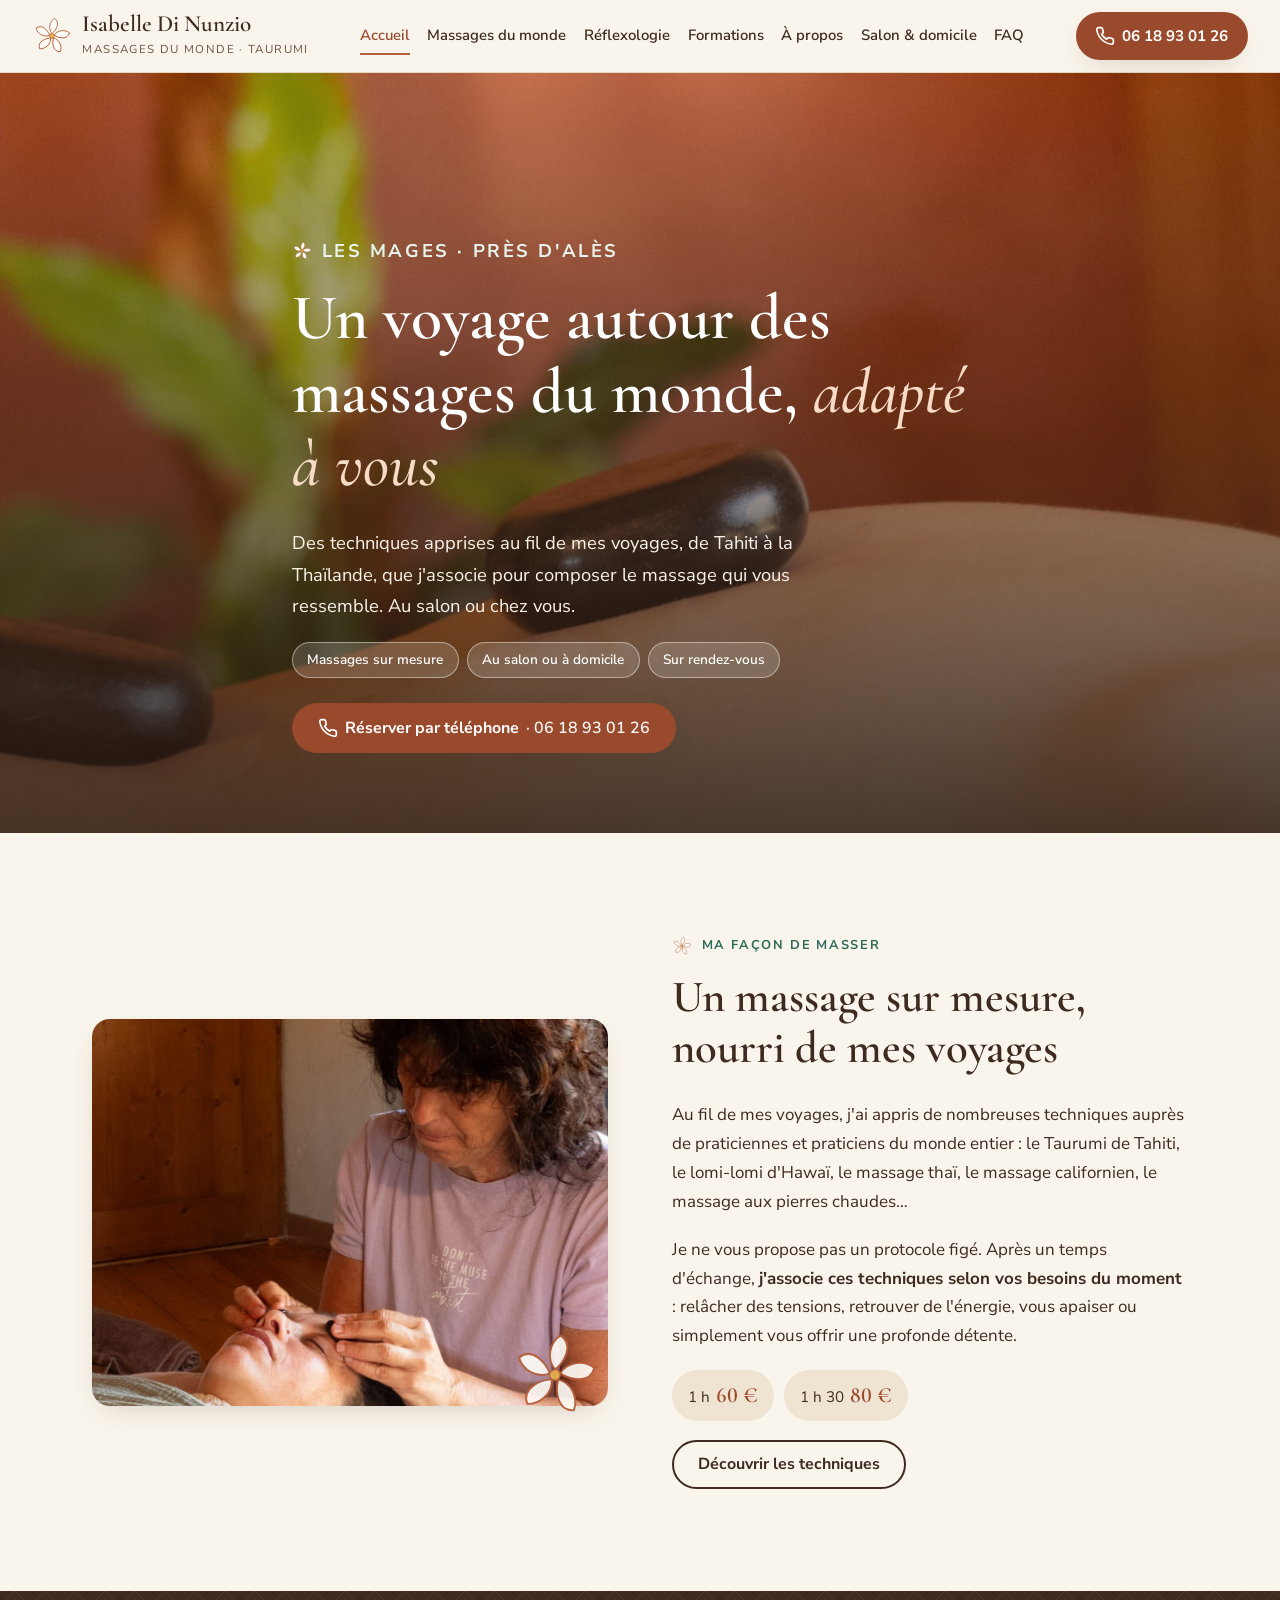
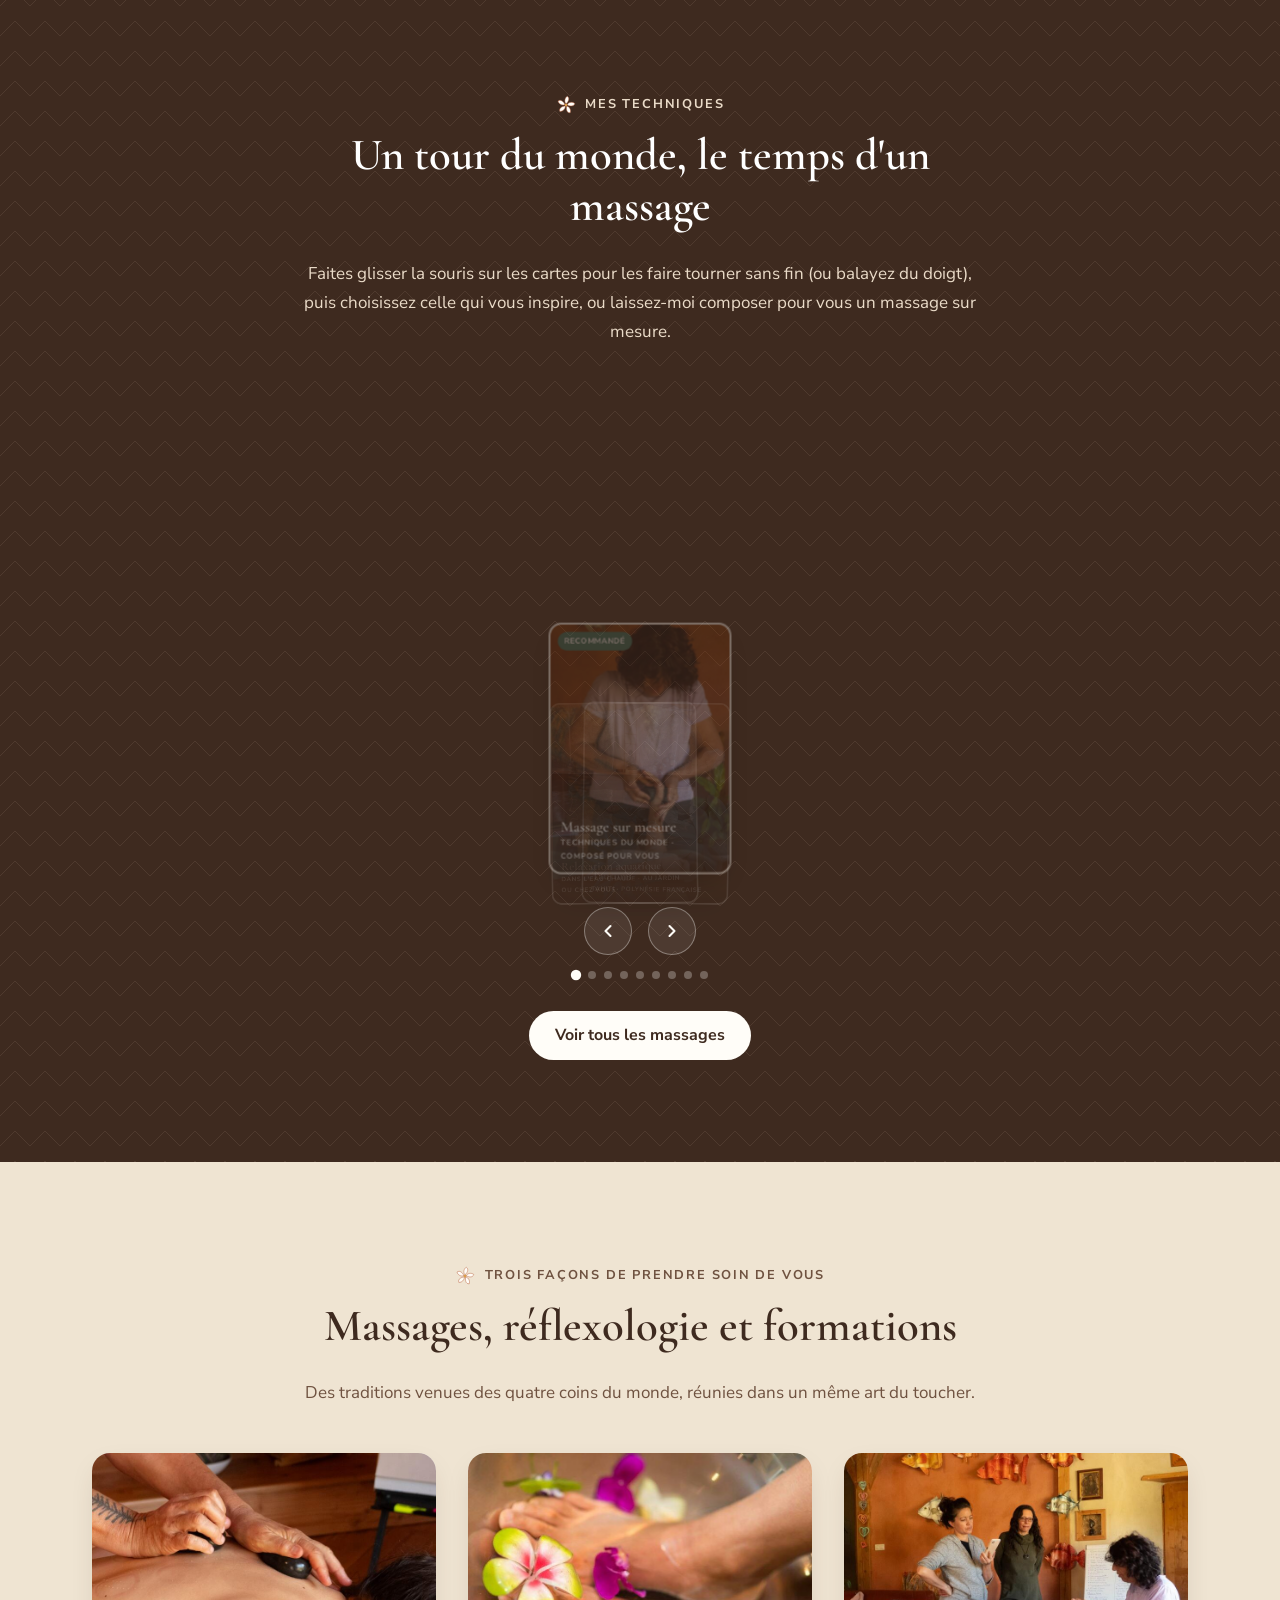
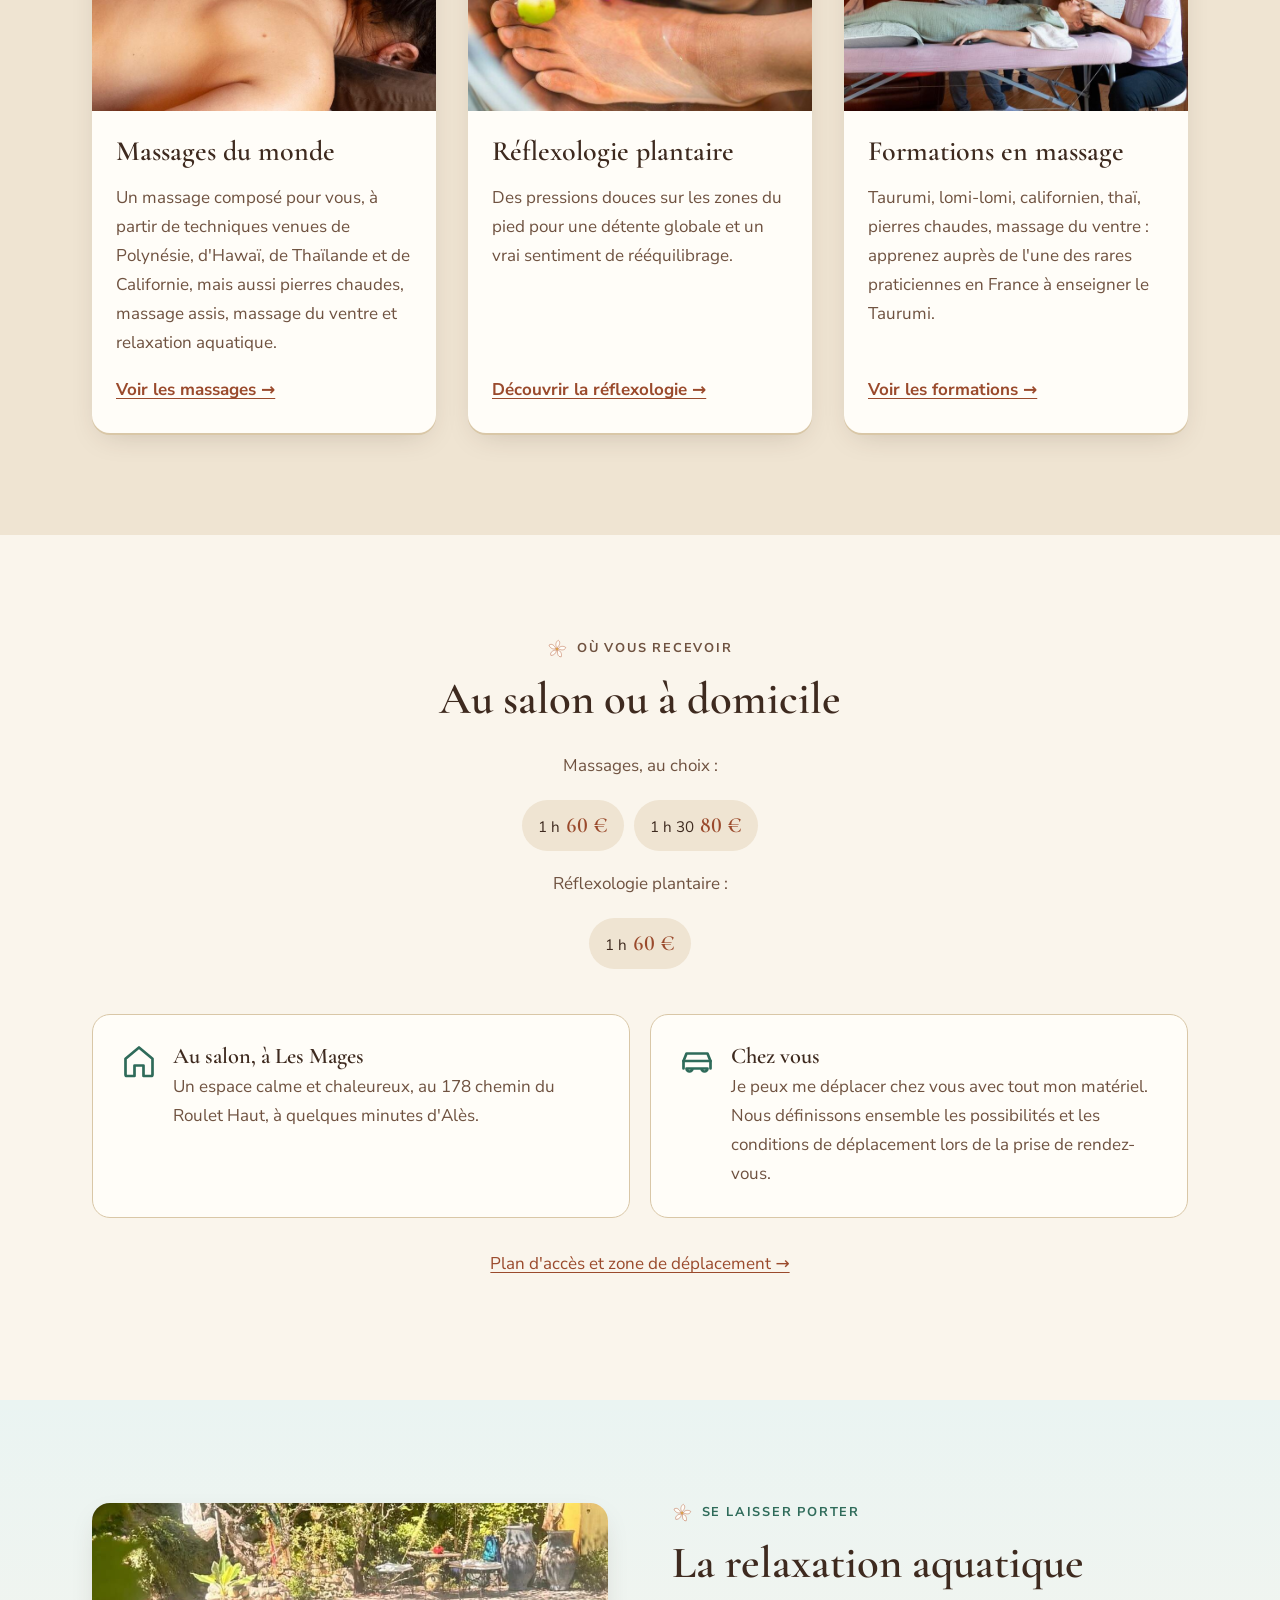
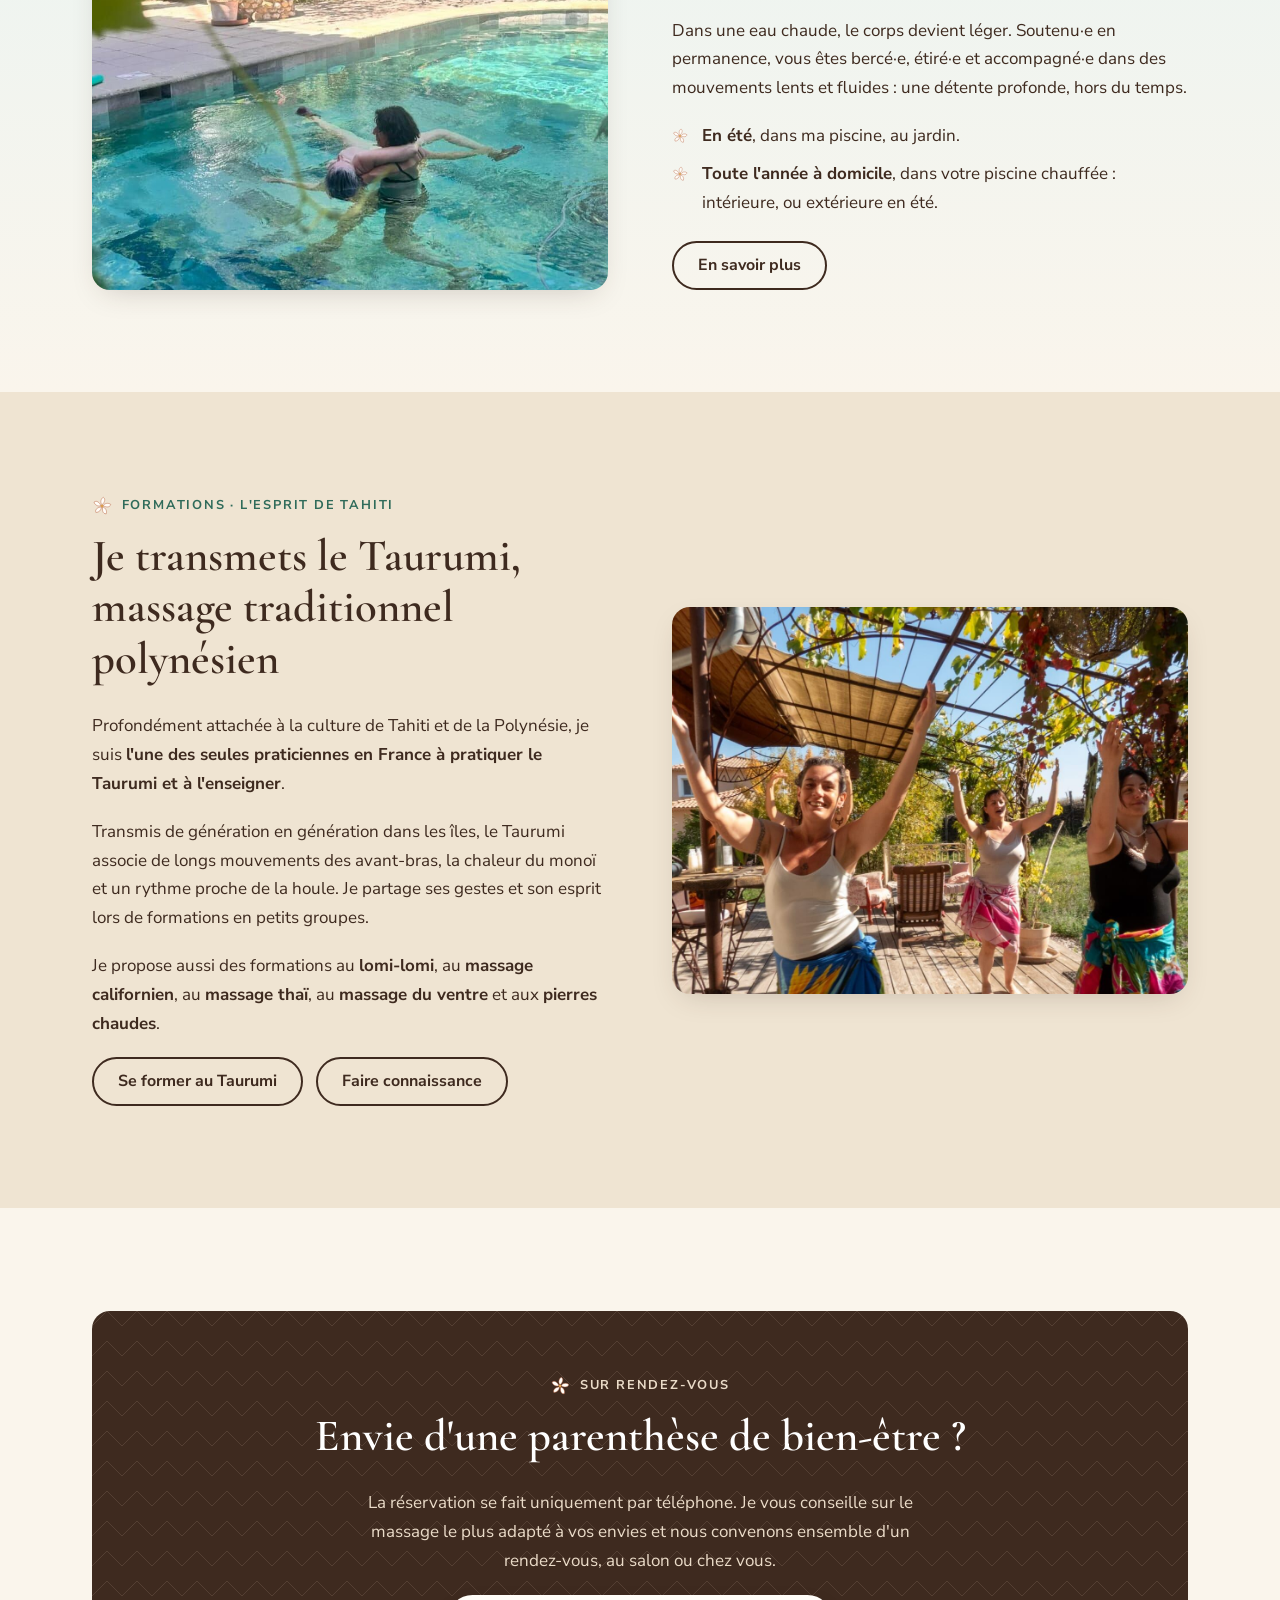
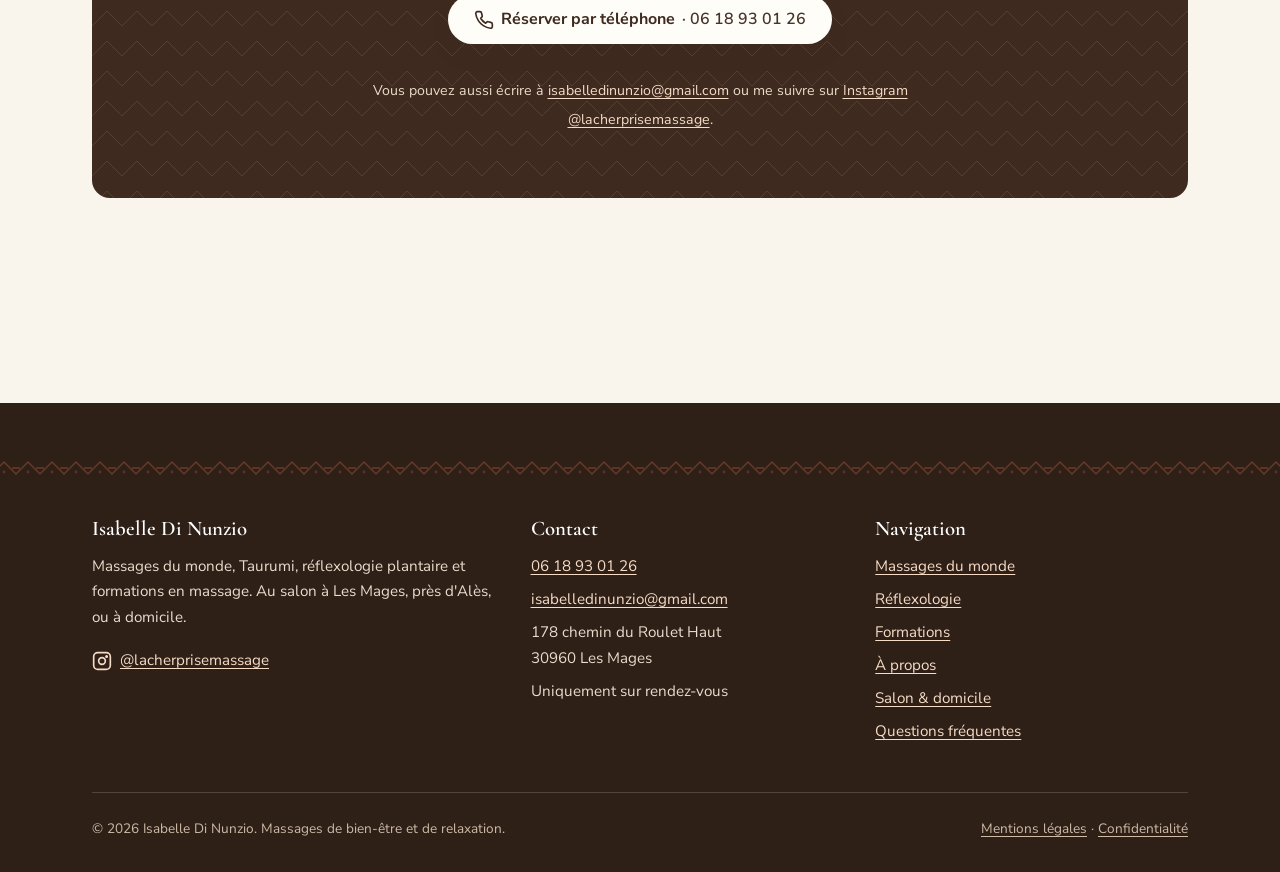
<file: index.html>
<!DOCTYPE html>
<html lang="fr">
<head>
  <meta charset="utf-8">
  <meta name="viewport" content="width=device-width, initial-scale=1">
  <title>Massage bien-être Les Mages & Alès – Massages du monde sur mesure | Isabelle Di Nunzio</title>
  <meta name="description" content="Massages du monde sur mesure à Les Mages près d'Alès : des techniques venues de Polynésie, d'Hawaï et de Thaïlande, adaptées à vos besoins. Pierres chaudes, relaxation aquatique, réflexologie. Formations Taurumi.">
  <meta name="robots" content="noindex, nofollow">
  <link rel="canonical" href="https://iloebaudu.github.io/">
  <meta name="theme-color" content="#FAF5EC">

  <!-- Open Graph / réseaux sociaux -->
  <meta property="og:type" content="website">
  <meta property="og:locale" content="fr_FR">
  <meta property="og:site_name" content="Isabelle Di Nunzio – Massages du monde">
  <meta property="og:title" content="Massage bien-être Les Mages & Alès – Massages du monde sur mesure | Isabelle Di Nunzio">
  <meta property="og:description" content="Massages du monde sur mesure à Les Mages près d'Alès : des techniques venues de Polynésie, d'Hawaï et de Thaïlande, adaptées à vos besoins. Pierres chaudes, relaxation aquatique, réflexologie. Formations Taurumi.">
  <meta property="og:url" content="https://iloebaudu.github.io/">
  <meta property="og:image" content="https://iloebaudu.github.io/og-image.jpg">
  <meta property="og:image:width" content="1200">
  <meta property="og:image:height" content="630">
  <meta name="twitter:card" content="summary_large_image">
  <meta name="twitter:title" content="Massage bien-être Les Mages & Alès – Massages du monde sur mesure | Isabelle Di Nunzio">
  <meta name="twitter:description" content="Massages du monde sur mesure à Les Mages près d'Alès : des techniques venues de Polynésie, d'Hawaï et de Thaïlande, adaptées à vos besoins. Pierres chaudes, relaxation aquatique, réflexologie. Formations Taurumi.">
  <meta name="twitter:image" content="https://iloebaudu.github.io/og-image.jpg">

  <!-- Icônes -->
  <link rel="icon" href="favicon.svg" type="image/svg+xml">
  <link rel="icon" href="favicon-32.png" sizes="32x32" type="image/png">
  <link rel="apple-touch-icon" href="apple-touch-icon.png">

  <!-- Polices (hébergées localement) et styles -->
  <link rel="preload" href="fonts/cormorant-garamond-latin-600-normal.woff2" as="font" type="font/woff2" crossorigin>
  <link rel="preload" href="fonts/nunito-sans-latin-400-normal.woff2" as="font" type="font/woff2" crossorigin>
  <link rel="stylesheet" href="css/style.css?v=20">
  <script>document.documentElement.classList.add("js")</script>
  <script src="data/massages.js?v=20" defer></script>
  <script src="js/main.js?v=20" defer></script>
<script type="application/ld+json">
{
  "@context": "https://schema.org",
  "@type": "HealthAndBeautyBusiness",
  "@id": "https://iloebaudu.github.io/#entreprise",
  "name": "Isabelle Di Nunzio – Massages du monde & Taurumi",
  "description": "Massages du monde sur mesure, associant des techniques apprises en voyage (Taurumi de Polynésie, lomi-lomi, thaï, californien, pierres chaudes), massage assis, massage du ventre, relaxation aquatique, réflexologie plantaire et formations en massage, au salon à Les Mages près d'Alès ou à domicile.",
  "url": "https://iloebaudu.github.io/",
  "image": "https://iloebaudu.github.io/og-image.jpg",
  "logo": "https://iloebaudu.github.io/apple-touch-icon.png",
  "telephone": "+33618930126",
  "email": "isabelledinunzio@gmail.com",
  "priceRange": "60 € – 80 €",
  "currenciesAccepted": "EUR",
  "address": {
    "@type": "PostalAddress",
    "streetAddress": "178 chemin du Roulet Haut",
    "postalCode": "30960",
    "addressLocality": "Les Mages",
    "addressRegion": "Occitanie",
    "addressCountry": "FR"
  },
  "geo": {
    "@type": "GeoCoordinates",
    "latitude": 44.2286,
    "longitude": 4.1697
  },
  "areaServed": [
    {
      "@type": "City",
      "name": "Alès"
    },
    {
      "@type": "City",
      "name": "Les Mages"
    },
    {
      "@type": "AdministrativeArea",
      "name": "Gard"
    },
    {
      "@type": "AdministrativeArea",
      "name": "Ardèche"
    }
  ],
  "openingHoursSpecification": [
    {
      "@type": "OpeningHoursSpecification",
      "description": "Uniquement sur rendez-vous, par téléphone"
    }
  ],
  "sameAs": [
    "https://www.instagram.com/lacherprisemassage/"
  ],
  "hasOfferCatalog": {
    "@type": "OfferCatalog",
    "name": "Massages du monde et réflexologie",
    "itemListElement": [
      {
        "@type": "Offer",
        "name": "Massage du monde – 1 h",
        "price": "60",
        "priceCurrency": "EUR",
        "itemOffered": {
          "@type": "Service",
          "name": "Massage du monde (1 h)"
        }
      },
      {
        "@type": "Offer",
        "name": "Massage du monde – 1 h 30",
        "price": "80",
        "priceCurrency": "EUR",
        "itemOffered": {
          "@type": "Service",
          "name": "Massage du monde (1 h 30)"
        }
      },
      {
        "@type": "Offer",
        "name": "Réflexologie plantaire – 1 h",
        "price": "60",
        "priceCurrency": "EUR",
        "itemOffered": {
          "@type": "Service",
          "name": "Réflexologie plantaire (1 h)"
        }
      },
      {
        "@type": "Offer",
        "name": "Taurumi – massage traditionnel polynésien",
        "price": "60",
        "priceCurrency": "EUR",
        "itemOffered": {
          "@type": "Service",
          "name": "Taurumi, massage tahitien"
        }
      },
      {
        "@type": "Offer",
        "name": "Relaxation aquatique",
        "itemOffered": {
          "@type": "Service",
          "name": "Relaxation aquatique en piscine chauffée, au jardin en été ou à domicile toute l'année"
        }
      }
    ]
  }
}
</script>
</head><body>
<a class="skip-link" href="#contenu">Aller au contenu</a>

<!-- ============ EN-TÊTE (identique sur toutes les pages) ============ -->
<header class="site-header">
  <div class="container">
    <a class="logo" href="index.html">
      <img src="images/motifs/tiare.svg" alt="" width="40" height="40">
      <span>
        <span class="logo__nom">Isabelle Di Nunzio</span>
        <span class="logo__sous">Massages du monde · Taurumi</span>
      </span>
    </a>
    <button class="nav-toggle" type="button" aria-expanded="false" aria-controls="site-nav" aria-label="Ouvrir le menu">
      <span class="nav-toggle__barres"></span>
    </button>
    <nav id="site-nav" class="site-nav" aria-label="Navigation principale">
      <ul>
        <li><a href="index.html" aria-current="page">Accueil</a></li>
        <li><a href="massages-du-monde.html">Massages du monde</a></li>
        <li><a href="reflexologie.html">Réflexologie</a></li>
        <li><a href="formations.html">Formations</a></li>
        <li><a href="a-propos.html">À propos</a></li>
        <li><a href="salon-domicile-contact.html">Salon & domicile</a></li>
        <li><a href="faq.html">FAQ</a></li>
      </ul>
      <a class="btn btn--appel " href="tel:+33618930126"><svg aria-hidden="true" viewBox="0 0 24 24" fill="none" stroke="currentColor" stroke-width="2" stroke-linecap="round" stroke-linejoin="round"><path d="M22 16.9v3a2 2 0 0 1-2.2 2 19.8 19.8 0 0 1-8.6-3.1 19.5 19.5 0 0 1-6-6A19.8 19.8 0 0 1 2.1 4.2 2 2 0 0 1 4.1 2h3a2 2 0 0 1 2 1.7c.1 1 .4 1.9.7 2.8a2 2 0 0 1-.5 2.1L8 9.9a16 16 0 0 0 6 6l1.3-1.3a2 2 0 0 1 2.1-.4c.9.3 1.8.6 2.8.7a2 2 0 0 1 1.7 2z"/></svg><span>Réserver par téléphone</span> <span class="numero">06 18 93 01 26</span></a>
    </nav>
    <a class="btn btn--appel header-appel" href="tel:+33618930126"><svg aria-hidden="true" viewBox="0 0 24 24" fill="none" stroke="currentColor" stroke-width="2" stroke-linecap="round" stroke-linejoin="round"><path d="M22 16.9v3a2 2 0 0 1-2.2 2 19.8 19.8 0 0 1-8.6-3.1 19.5 19.5 0 0 1-6-6A19.8 19.8 0 0 1 2.1 4.2 2 2 0 0 1 4.1 2h3a2 2 0 0 1 2 1.7c.1 1 .4 1.9.7 2.8a2 2 0 0 1-.5 2.1L8 9.9a16 16 0 0 0 6 6l1.3-1.3a2 2 0 0 1 2.1-.4c.9.3 1.8.6 2.8.7a2 2 0 0 1 1.7 2z"/></svg><span>06 18 93 01 26</span><span class="visually-hidden"> – Réserver par téléphone</span></a>
  </div>
</header>

<main id="contenu">

  <!-- ============ Grand visuel d'accueil ============ -->
  <section class="hero" aria-labelledby="titre-accueil">
    <div class="hero__img">
      <img src="images/hero-pierres-chaudes-dos-800.jpg" srcset="images/hero-pierres-chaudes-dos-800.jpg 800w, images/hero-pierres-chaudes-dos.jpg 1600w" sizes="100vw" width="800" height="600" alt="Deux pierres chaudes posées sur un dos détendu, devant une plante verte et un mur ocre" style="object-position:40% 50%" fetchpriority="high" decoding="async">
    </div>
    <div class="container hero__contenu">
      <p class="ornement">Les Mages · près d'Alès</p>
      <h1 id="titre-accueil">Un voyage autour des massages du monde, <em>adapté à vous</em></h1>
      <p>Des techniques apprises au fil de mes voyages, de Tahiti à la Thaïlande, que j'associe pour composer le massage qui vous ressemble. Au salon ou chez vous.</p>
      <ul class="hero__badges">
        <li>Massages sur mesure</li>
        <li>Au salon ou à domicile</li>
        <li>Sur rendez-vous</li>
      </ul>
      <div class="groupe-btn"><a class="btn btn--appel " href="tel:+33618930126"><svg aria-hidden="true" viewBox="0 0 24 24" fill="none" stroke="currentColor" stroke-width="2" stroke-linecap="round" stroke-linejoin="round"><path d="M22 16.9v3a2 2 0 0 1-2.2 2 19.8 19.8 0 0 1-8.6-3.1 19.5 19.5 0 0 1-6-6A19.8 19.8 0 0 1 2.1 4.2 2 2 0 0 1 4.1 2h3a2 2 0 0 1 2 1.7c.1 1 .4 1.9.7 2.8a2 2 0 0 1-.5 2.1L8 9.9a16 16 0 0 0 6 6l1.3-1.3a2 2 0 0 1 2.1-.4c.9.3 1.8.6 2.8.7a2 2 0 0 1 1.7 2z"/></svg><span>Réserver par téléphone</span> <span class="numero">06 18 93 01 26</span></a></div>
    </div>
  </section>

  <!-- ============ Ma façon de masser : le sur-mesure ============ -->
  <section class="section taurumi-vedette" aria-labelledby="titre-sur-mesure">
    <div class="container duo">
      <div class="duo__media reveal">
        <img src="images/massage-visage-praticienne-800.jpg" srcset="images/massage-visage-praticienne-800.jpg 600w, images/massage-visage-praticienne.jpg 1200w" sizes="(min-width: 900px) 50vw, 100vw" width="600" height="800" alt="Praticienne massant délicatement le visage d'une personne allongée sous un plaid" style="object-position:50% 35%" loading="lazy" decoding="async">
      </div>
      <div class="reveal">
        <p class="ornement">Ma façon de masser</p>
        <h2 id="titre-sur-mesure">Un massage sur mesure, nourri de mes voyages</h2>
        <p>Au fil de mes voyages, j'ai appris de nombreuses techniques auprès de praticiennes et praticiens du monde entier : le Taurumi de Tahiti, le lomi-lomi d'Hawaï, le massage thaï, le massage californien, le massage aux pierres chaudes…</p>
        <p>Je ne vous propose pas un protocole figé. Après un temps d'échange, <strong>j'associe ces techniques selon vos besoins du moment</strong> : relâcher des tensions, retrouver de l'énergie, vous apaiser ou simplement vous offrir une profonde détente.</p>
        <ul class="tarifs" data-tarifs aria-label="Tarifs"><li><span>1 h</span> <strong>60 €</strong></li><li><span>1 h 30</span> <strong>80 €</strong></li></ul>
        <div class="groupe-btn">
          <a class="btn btn--contour" href="massages-du-monde.html">Découvrir les techniques</a>
        </div>
      </div>
    </div>
  </section>

  <!-- ============ Éventail des massages (cartes générées depuis data/massages.js) ============ -->
  <section class="section section--chocolat" aria-labelledby="titre-eventail">
    <div class="container">
      <div class="section__entete reveal">
        <p class="ornement">Mes techniques</p>
        <h2 id="titre-eventail">Un tour du monde, le temps d'un massage</h2>
        <p>Faites glisser la souris sur les cartes pour les faire tourner sans fin (ou balayez du doigt), puis choisissez celle qui vous inspire, ou laissez-moi composer pour vous un massage sur mesure.</p>
      </div>
    </div>
    <div class="fan" data-fan role="group" aria-roledescription="carrousel" aria-label="Les massages proposés">
      <div class="fan__scene"></div>
      <div class="fan__nav">
        <button type="button" class="fan__btn" data-fan-prec aria-label="Massage précédent"><svg aria-hidden="true" viewBox="0 0 24 24" fill="none" stroke="currentColor" stroke-width="2.5" stroke-linecap="round" stroke-linejoin="round"><polyline points="15 18 9 12 15 6"/></svg></button>
        <button type="button" class="fan__btn" data-fan-suiv aria-label="Massage suivant"><svg aria-hidden="true" viewBox="0 0 24 24" fill="none" stroke="currentColor" stroke-width="2.5" stroke-linecap="round" stroke-linejoin="round"><polyline points="9 18 15 12 9 6"/></svg></button>
      </div>
      <div class="fan__points" aria-hidden="true"></div>
      <p class="visually-hidden" aria-live="polite" data-fan-annonce></p>
    </div>
    <div class="container">
      <noscript><p class="centre">Taurumi, lomi-lomi, massage thaï, californien, pierres chaudes, massage assis, massage du ventre, relaxation aquatique, réflexologie…</p></noscript>
      <div class="groupe-btn" style="justify-content:center;margin-top:2rem"><a class="btn btn--clair" href="massages-du-monde.html">Voir tous les massages</a></div>
    </div>
  </section>

  <!-- ============ Les 3 pratiques ============ -->
  <section class="section section--sable fond-tapa" aria-labelledby="titre-pratiques">
    <div class="container">
      <div class="section__entete reveal">
        <p class="ornement">Trois façons de prendre soin de vous</p>
        <h2 id="titre-pratiques">Massages, réflexologie et formations</h2>
        <p>Des traditions venues des quatre coins du monde, réunies dans un même art du toucher.</p>
      </div>
      <div class="grille grille--3">
        <article class="carte pratique reveal">
          <div class="carte__media"><img src="images/massage-pierres-chaudes-nuque-800.jpg" srcset="images/massage-pierres-chaudes-nuque-800.jpg 800w, images/massage-pierres-chaudes-nuque.jpg 1600w" sizes="(min-width: 1000px) 33vw, (min-width: 680px) 50vw, 100vw" width="800" height="600" alt="Mains posant des pierres chaudes sur le haut du dos et la nuque" loading="lazy" decoding="async"></div>
          <div class="carte__corps">
            <h3>Massages du monde</h3>
            <p>Un massage composé pour vous, à partir de techniques venues de Polynésie, d'Hawaï, de Thaïlande et de Californie, mais aussi pierres chaudes, massage assis, massage du ventre et relaxation aquatique.</p>
            <a class="carte__lien" href="massages-du-monde.html">Voir les massages →</a>
          </div>
        </article>
        <article class="carte pratique reveal">
          <div class="carte__media"><img src="images/reflexologie-pieds-fleurs-800.jpg" srcset="images/reflexologie-pieds-fleurs-800.jpg 800w, images/reflexologie-pieds-fleurs.jpg 1600w" sizes="(min-width: 1000px) 33vw, (min-width: 680px) 50vw, 100vw" width="800" height="534" alt="Pieds posés dans une vasque décorée de fleurs de frangipanier" loading="lazy" decoding="async"></div>
          <div class="carte__corps">
            <h3>Réflexologie plantaire</h3>
            <p>Des pressions douces sur les zones du pied pour une détente globale et un vrai sentiment de rééquilibrage.</p>
            <a class="carte__lien" href="reflexologie.html">Découvrir la réflexologie →</a>
          </div>
        </article>
        <article class="carte pratique reveal">
          <div class="carte__media"><img src="images/formation-groupe-pratique-800.jpg" srcset="images/formation-groupe-pratique-800.jpg 800w, images/formation-groupe-pratique.jpg 1600w" sizes="(min-width: 1000px) 33vw, (min-width: 680px) 50vw, 100vw" width="800" height="600" alt="Formation : une praticienne montre un geste de massage du visage à deux stagiaires" loading="lazy" decoding="async"></div>
          <div class="carte__corps">
            <h3>Formations en massage</h3>
            <p>Taurumi, lomi-lomi, californien, thaï, pierres chaudes, massage du ventre : apprenez auprès de l'une des rares praticiennes en France à enseigner le Taurumi.</p>
            <a class="carte__lien" href="formations.html">Voir les formations →</a>
          </div>
        </article>
      </div>
    </div>
  </section>

  <!-- ============ Au salon ou à domicile ============ -->
  <section class="section" aria-labelledby="titre-lieux">
    <div class="container">
      <div class="section__entete reveal">
        <p class="ornement">Où vous recevoir</p>
        <h2 id="titre-lieux">Au salon ou à domicile</h2>
        <p>Massages, au choix :</p>
        <ul class="tarifs" data-tarifs aria-label="Tarifs des massages" style="justify-content:center"><li><span>1 h</span> <strong>60 €</strong></li><li><span>1 h 30</span> <strong>80 €</strong></li></ul>
        <p>Réflexologie plantaire :</p>
        <ul class="tarifs" data-tarifs="reflexologie" aria-label="Tarif de la réflexologie" style="justify-content:center"><li><span>1 h</span> <strong>60 €</strong></li></ul>
      </div>
      <div class="lieux">
        <div class="lieu reveal"><svg aria-hidden="true" viewBox="0 0 24 24" fill="none" stroke="currentColor" stroke-width="1.8" stroke-linecap="round" stroke-linejoin="round"><path d="M3 10.5 12 3l9 7.5V21a1 1 0 0 1-1 1h-5v-7H9v7H4a1 1 0 0 1-1-1z"/></svg><div><h3>Au salon, à Les Mages</h3><p>Un espace calme et chaleureux, au 178 chemin du Roulet Haut, à quelques minutes d'Alès.</p></div></div>
        <div class="lieu reveal"><svg aria-hidden="true" viewBox="0 0 24 24" fill="none" stroke="currentColor" stroke-width="1.8" stroke-linecap="round" stroke-linejoin="round"><path d="M5 17h14M5 17a2 2 0 1 0 4 0M15 17a2 2 0 1 0 4 0M3 17v-5l2-5h14l2 5v5"/><path d="M3 12h18"/></svg><div><h3>Chez vous</h3><p>Je peux me déplacer chez vous avec tout mon matériel. Nous définissons ensemble les possibilités et les conditions de déplacement lors de la prise de rendez-vous.</p></div></div>
      </div>
      <p class="centre mt-2"><a href="salon-domicile-contact.html">Plan d'accès et zone de déplacement →</a></p>
    </div>
  </section>

  <!-- ============ Relaxation aquatique ============ -->
  <section class="section section--lagon" aria-labelledby="titre-aquatique">
    <div class="container duo">
      <div class="duo__media reveal">
        <img src="images/relaxation-aquatique-jardin-800.jpg" srcset="images/relaxation-aquatique-jardin-800.jpg 450w, images/relaxation-aquatique-jardin.jpg 900w" sizes="(min-width: 900px) 50vw, 100vw" width="450" height="800" alt="Personne flottant, détendue, soutenue par la praticienne dans une piscine turquoise au milieu d'un jardin" style="object-position:50% 60%" loading="lazy" decoding="async">
      </div>
      <div class="reveal">
        <p class="ornement">Se laisser porter</p>
        <h2 id="titre-aquatique">La relaxation aquatique</h2>
        <p>Dans une eau chaude, le corps devient léger. Soutenu·e en permanence, vous êtes bercé·e, étiré·e et accompagné·e dans des mouvements lents et fluides : une détente profonde, hors du temps.</p>
        <ul class="liste-tiare">
          <li><strong>En été</strong>, dans ma piscine, au jardin.</li>
          <li><strong>Toute l'année à domicile</strong>, dans votre piscine chauffée : intérieure, ou extérieure en été.</li>
        </ul>
        <div class="groupe-btn">
          <a class="btn btn--contour" href="massages-du-monde.html#relaxation-aquatique">En savoir plus</a>
        </div>
      </div>
    </div>
  </section>

  <!-- ============ Transmettre le Taurumi (formations) ============ -->
  <section class="section section--sable fond-tapa" aria-labelledby="titre-taurumi">
    <div class="container duo duo--inverse">
      <div class="duo__media reveal">
        <img src="images/formation-taurumi-danse-pareos-800.jpg" srcset="images/formation-taurumi-danse-pareos-800.jpg 600w, images/formation-taurumi-danse-pareos.jpg 1200w" sizes="(min-width: 900px) 50vw, 100vw" width="600" height="800" alt="Stagiaires en paréo dansant sur une terrasse en bois, bras levés, lors d'une formation au Taurumi" style="object-position:50% 30%" loading="lazy" decoding="async">
      </div>
      <div class="reveal">
        <p class="ornement">Formations · l'esprit de Tahiti</p>
        <h2 id="titre-taurumi">Je transmets le Taurumi, massage traditionnel polynésien</h2>
        <p>Profondément attachée à la culture de Tahiti et de la Polynésie, je suis <strong>l'une des seules praticiennes en France à pratiquer le Taurumi et à l'enseigner</strong>.</p>
        <p>Transmis de génération en génération dans les îles, le Taurumi associe de longs mouvements des avant-bras, la chaleur du monoï et un rythme proche de la houle. Je partage ses gestes et son esprit lors de formations en petits groupes.</p>
        <p>Je propose aussi des formations au <strong>lomi-lomi</strong>, au <strong>massage californien</strong>, au <strong>massage thaï</strong>, au <strong>massage du ventre</strong> et aux <strong>pierres chaudes</strong>.</p>
        <div class="groupe-btn">
          <a class="btn btn--contour" href="formations.html">Se former au Taurumi</a>
          <a class="btn btn--contour" href="a-propos.html">Faire connaissance</a>
        </div>
      </div>
    </div>
  </section>

  <!-- =====================================================================
       EMPLACEMENT RÉSERVÉ — AVIS CLIENTS
       Aucun avis n'est affiché pour l'instant (pas de faux témoignages).
       Pour ajouter de VRAIS avis plus tard (avec l'accord des clientes),
       décommentez le bloc ci-dessous et dupliquez un <figure> par avis.
       Vous pouvez aussi y intégrer le lien vers votre fiche Google.
  ======================================================================
  <section class="section" aria-labelledby="titre-avis">
    <div class="container">
      <div class="section__entete"><p class="ornement">Ils et elles en parlent</p><h2 id="titre-avis">Avis clients</h2></div>
      <div class="grille grille--3">
        <figure class="carte"><div class="carte__corps">
          <blockquote><p>« Texte de l'avis réel… »</p></blockquote>
          <figcaption>Prénom, ville – mois année</figcaption>
        </div></figure>
      </div>
    </div>
  </section>
  ===================================================================== -->

  <!-- ============ Bandeau de réservation ============ -->
  <section class="section" aria-labelledby="titre-cta">
    <div class="container">
      <div class="cta reveal">
        <p class="ornement">Sur rendez-vous</p>
        <h2 id="titre-cta">Envie d'une parenthèse de bien-être ?</h2>
        <p>La réservation se fait uniquement par téléphone. Je vous conseille sur le massage le plus adapté à vos envies et nous convenons ensemble d'un rendez-vous, au salon ou chez vous.</p>
        <div class="groupe-btn"><a class="btn btn--appel " href="tel:+33618930126"><svg aria-hidden="true" viewBox="0 0 24 24" fill="none" stroke="currentColor" stroke-width="2" stroke-linecap="round" stroke-linejoin="round"><path d="M22 16.9v3a2 2 0 0 1-2.2 2 19.8 19.8 0 0 1-8.6-3.1 19.5 19.5 0 0 1-6-6A19.8 19.8 0 0 1 2.1 4.2 2 2 0 0 1 4.1 2h3a2 2 0 0 1 2 1.7c.1 1 .4 1.9.7 2.8a2 2 0 0 1-.5 2.1L8 9.9a16 16 0 0 0 6 6l1.3-1.3a2 2 0 0 1 2.1-.4c.9.3 1.8.6 2.8.7a2 2 0 0 1 1.7 2z"/></svg><span>Réserver par téléphone</span> <span class="numero">06 18 93 01 26</span></a></div>
        <p class="mt-2 mb-0"><small>Vous pouvez aussi écrire à <a href="mailto:isabelledinunzio@gmail.com">isabelledinunzio@gmail.com</a> ou me suivre sur <a href="https://www.instagram.com/lacherprisemassage/" rel="noopener">Instagram @lacherprisemassage</a>.</small></p>
      </div>
    </div>
  </section>
</main>

<!-- ============ PIED DE PAGE (identique sur toutes les pages) ============ -->
<footer class="site-footer">
  <div class="frise-tapa" aria-hidden="true"></div>
  <div class="container">
    <div class="footer-grille">
      <div>
        <h2>Isabelle Di Nunzio</h2>
        <p>Massages du monde, Taurumi, réflexologie plantaire et formations en massage. Au salon à Les Mages, près d'Alès, ou à domicile.</p>
        <p><a class="lien-insta" href="https://www.instagram.com/lacherprisemassage/" rel="noopener"><svg aria-hidden="true" viewBox="0 0 24 24" fill="none" stroke="currentColor" stroke-width="2" stroke-linecap="round" stroke-linejoin="round"><rect x="2" y="2" width="20" height="20" rx="5"/><circle cx="12" cy="12" r="4"/><circle cx="17.5" cy="6.5" r=".8" fill="currentColor"/></svg><span>@lacherprisemassage</span></a></p>
      </div>
      <div>
        <h2>Contact</h2>
        <ul>
          <li><a href="tel:+33618930126">06 18 93 01 26</a></li>
          <li><a href="mailto:isabelledinunzio@gmail.com">isabelledinunzio@gmail.com</a></li>
          <li>178 chemin du Roulet Haut<br>30960 Les Mages</li>
          <li>Uniquement sur rendez-vous</li>
        </ul>
      </div>
      <div>
        <h2>Navigation</h2>
        <ul>
          <li><a href="massages-du-monde.html">Massages du monde</a></li>
          <li><a href="reflexologie.html">Réflexologie</a></li>
          <li><a href="formations.html">Formations</a></li>
          <li><a href="a-propos.html">À propos</a></li>
          <li><a href="salon-domicile-contact.html">Salon &amp; domicile</a></li>
          <li><a href="faq.html">Questions fréquentes</a></li>
        </ul>
      </div>
    </div>
    <div class="footer-bas">
      <p class="mb-0">© <span data-annee>2026</span> Isabelle Di Nunzio. Massages de bien-être et de relaxation.</p>
      <p class="mb-0"><a href="mentions-legales.html">Mentions légales</a> · <a href="politique-confidentialite.html">Confidentialité</a></p>
    </div>
  </div>
</footer>

<!-- Barre d'appel fixe, visible uniquement sur mobile -->
<div class="callbar"><a class="btn btn--appel " href="tel:+33618930126"><svg aria-hidden="true" viewBox="0 0 24 24" fill="none" stroke="currentColor" stroke-width="2" stroke-linecap="round" stroke-linejoin="round"><path d="M22 16.9v3a2 2 0 0 1-2.2 2 19.8 19.8 0 0 1-8.6-3.1 19.5 19.5 0 0 1-6-6A19.8 19.8 0 0 1 2.1 4.2 2 2 0 0 1 4.1 2h3a2 2 0 0 1 2 1.7c.1 1 .4 1.9.7 2.8a2 2 0 0 1-.5 2.1L8 9.9a16 16 0 0 0 6 6l1.3-1.3a2 2 0 0 1 2.1-.4c.9.3 1.8.6 2.8.7a2 2 0 0 1 1.7 2z"/></svg><span>Réserver par téléphone</span> <span class="numero">06 18 93 01 26</span></a></div>
</body>
</html>
</file>
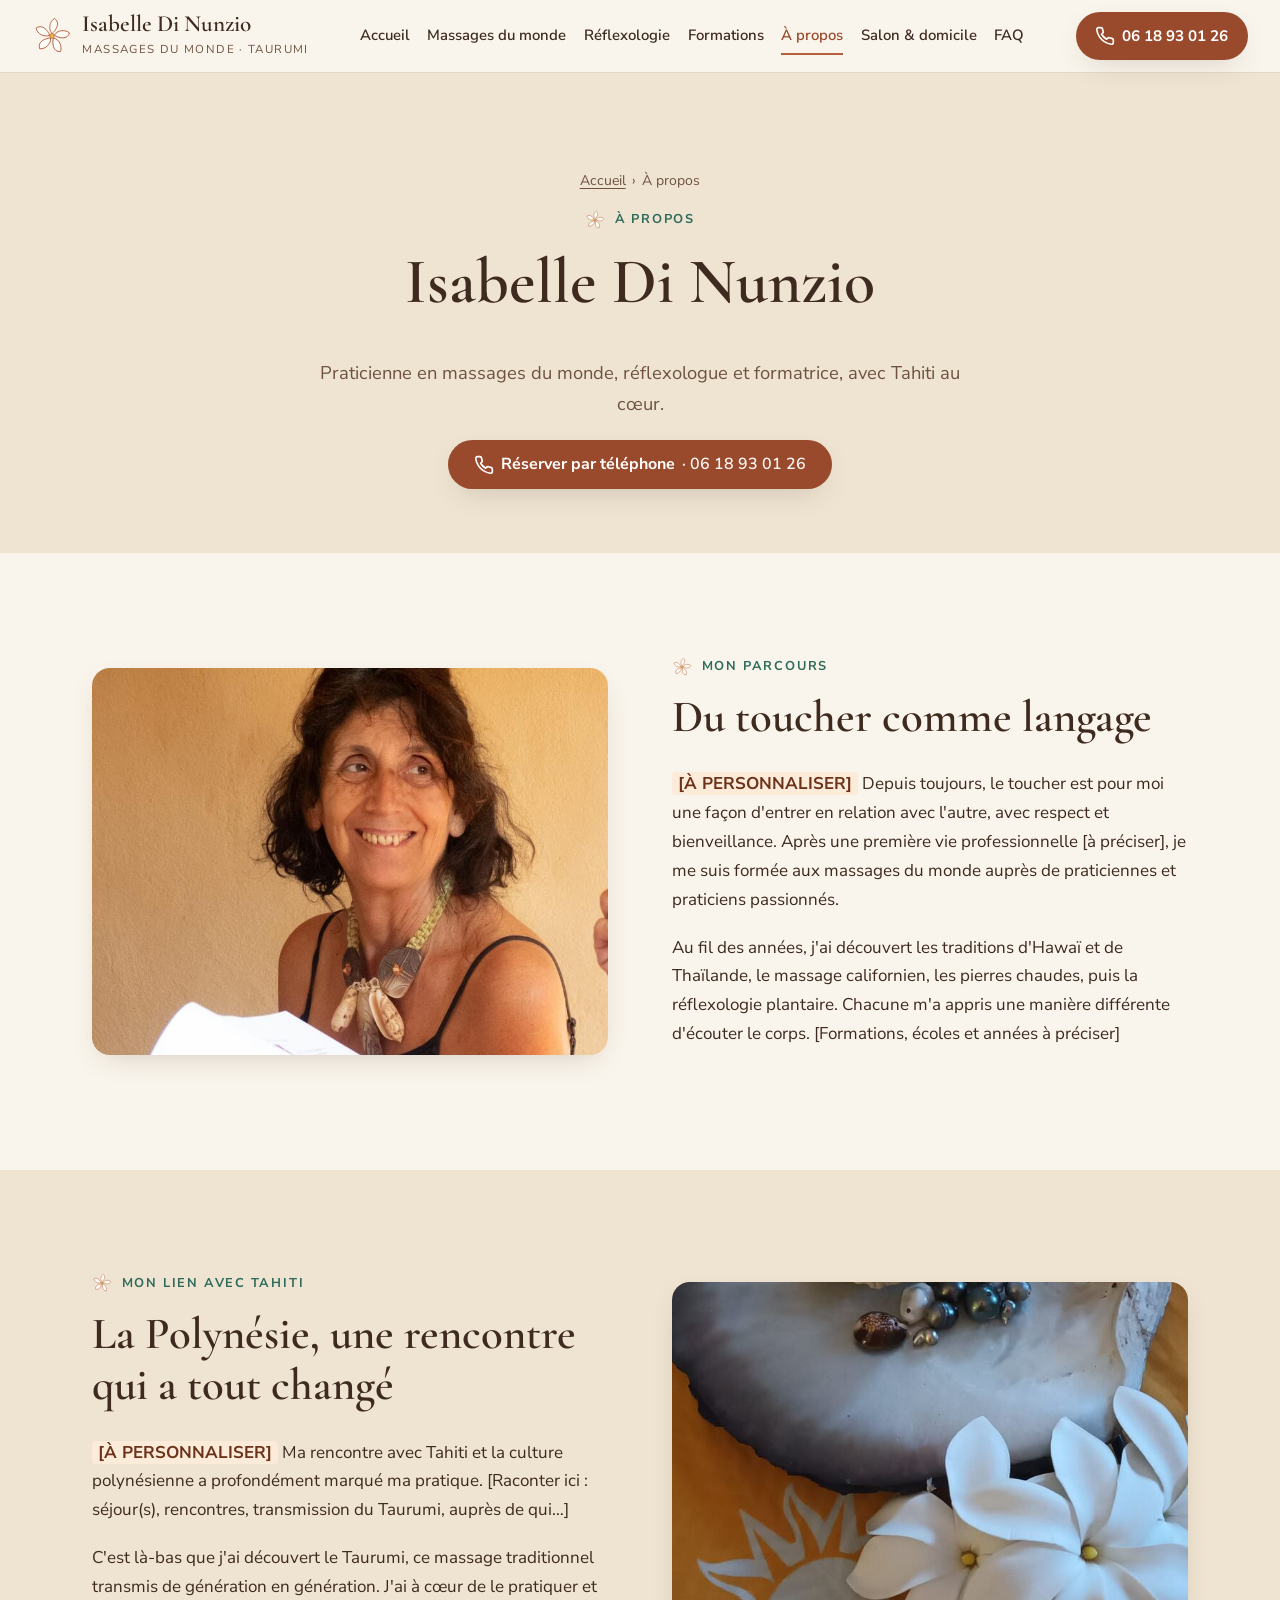
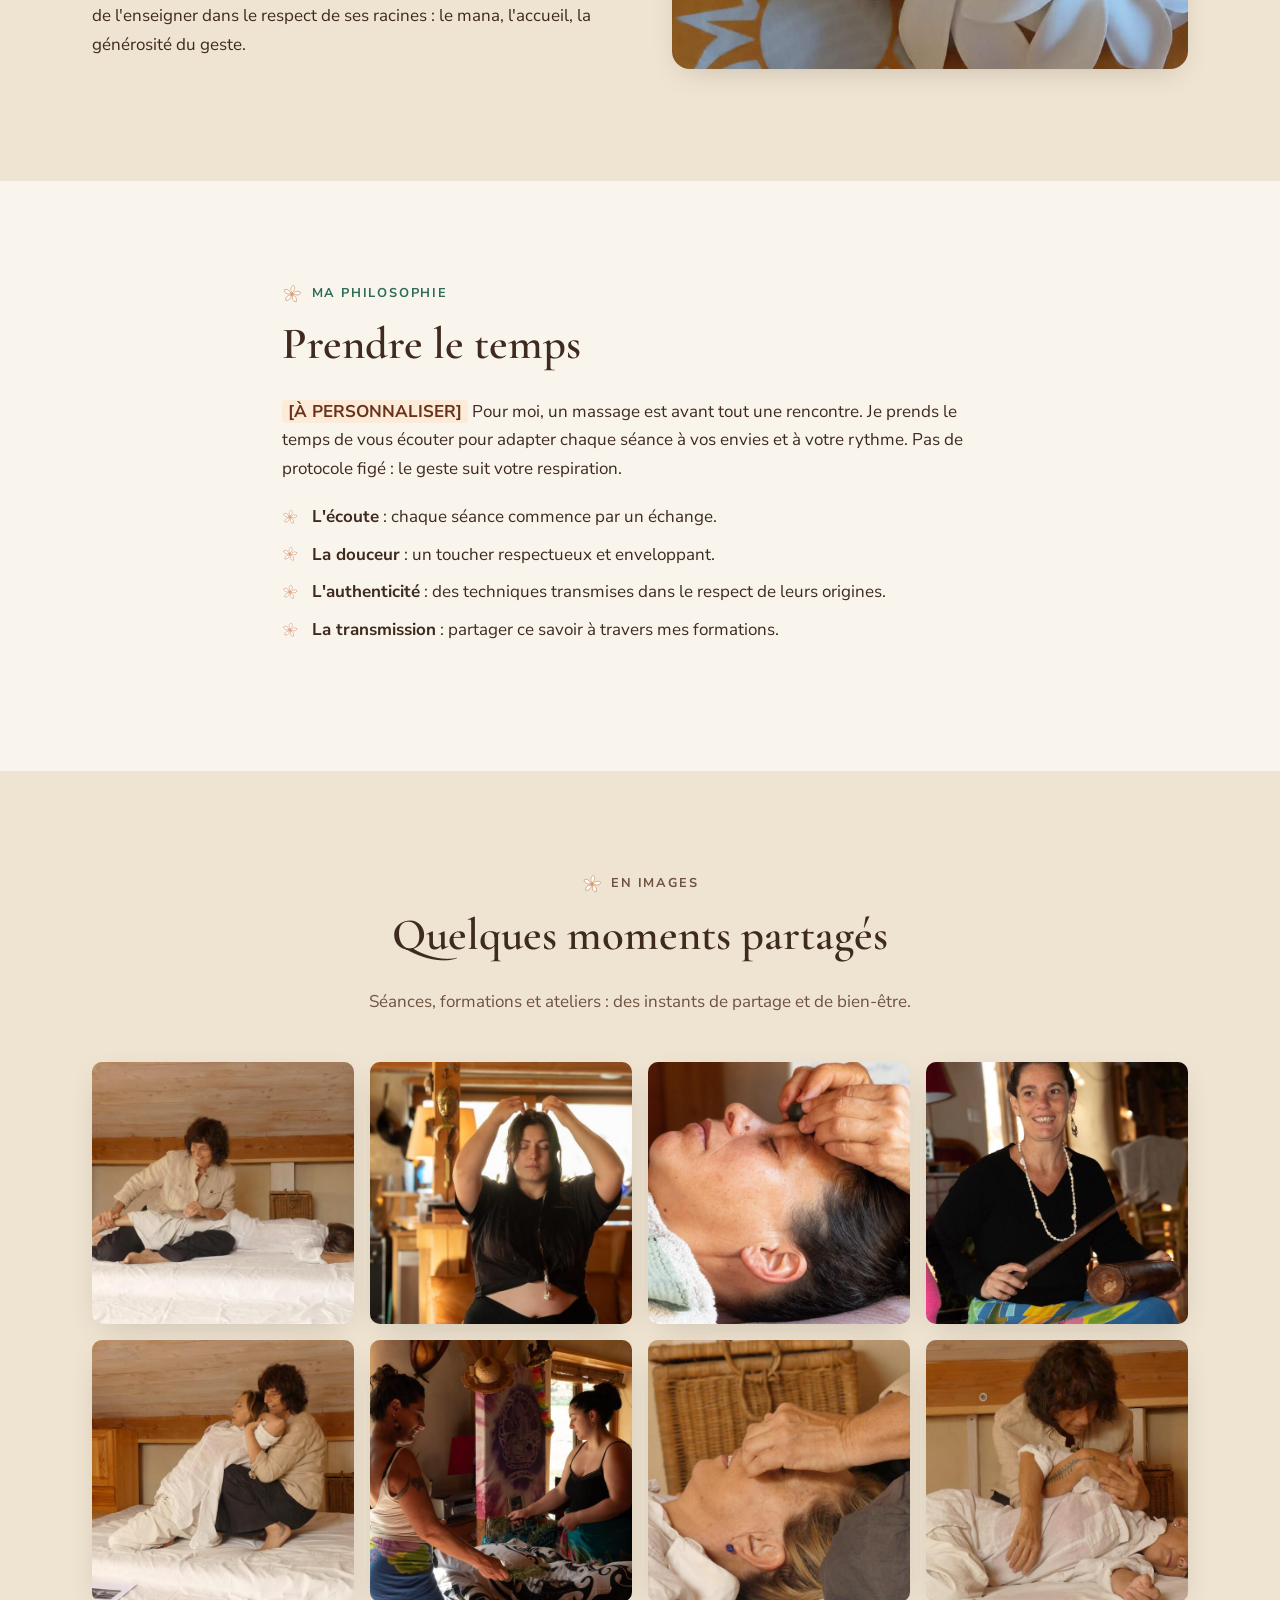
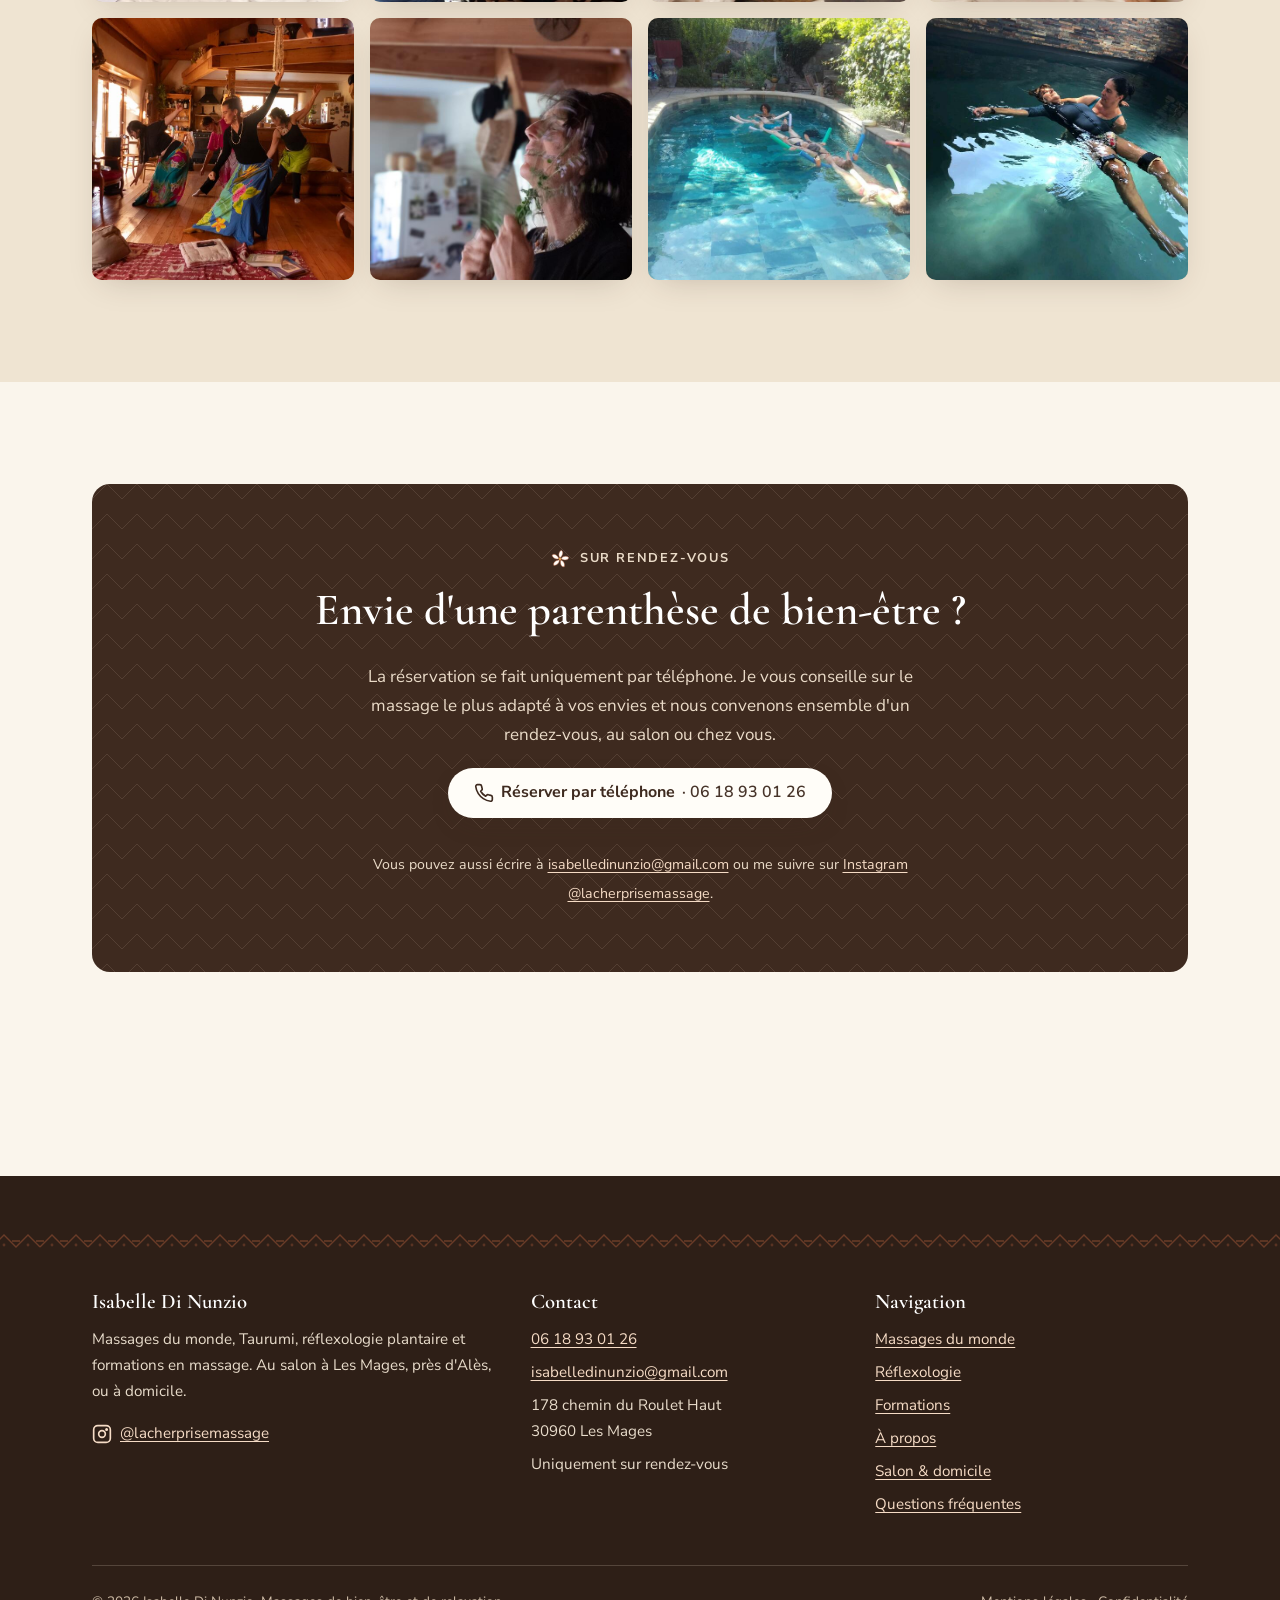
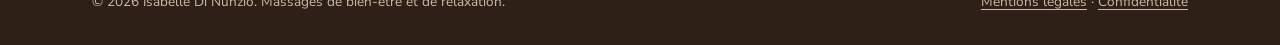
<file: a-propos.html>
<!DOCTYPE html>
<html lang="fr">
<head>
  <meta charset="utf-8">
  <meta name="viewport" content="width=device-width, initial-scale=1">
  <title>À propos d'Isabelle Di Nunzio – praticienne Taurumi près d'Alès</title>
  <meta name="description" content="Je suis Isabelle Di Nunzio, praticienne en massages du monde et réflexologue à Les Mages, passionnée par Tahiti et l'une des rares à pratiquer et enseigner le Taurumi.">
  <meta name="robots" content="noindex, nofollow">
  <link rel="canonical" href="https://iloebaudu.github.io/a-propos.html">
  <meta name="theme-color" content="#FAF5EC">

  <!-- Open Graph / réseaux sociaux -->
  <meta property="og:type" content="website">
  <meta property="og:locale" content="fr_FR">
  <meta property="og:site_name" content="Isabelle Di Nunzio – Massages du monde">
  <meta property="og:title" content="À propos d'Isabelle Di Nunzio – praticienne Taurumi près d'Alès">
  <meta property="og:description" content="Je suis Isabelle Di Nunzio, praticienne en massages du monde et réflexologue à Les Mages, passionnée par Tahiti et l'une des rares à pratiquer et enseigner le Taurumi.">
  <meta property="og:url" content="https://iloebaudu.github.io/a-propos.html">
  <meta property="og:image" content="https://iloebaudu.github.io/og-image.jpg">
  <meta property="og:image:width" content="1200">
  <meta property="og:image:height" content="630">
  <meta name="twitter:card" content="summary_large_image">
  <meta name="twitter:title" content="À propos d'Isabelle Di Nunzio – praticienne Taurumi près d'Alès">
  <meta name="twitter:description" content="Je suis Isabelle Di Nunzio, praticienne en massages du monde et réflexologue à Les Mages, passionnée par Tahiti et l'une des rares à pratiquer et enseigner le Taurumi.">
  <meta name="twitter:image" content="https://iloebaudu.github.io/og-image.jpg">

  <!-- Icônes -->
  <link rel="icon" href="favicon.svg" type="image/svg+xml">
  <link rel="icon" href="favicon-32.png" sizes="32x32" type="image/png">
  <link rel="apple-touch-icon" href="apple-touch-icon.png">

  <!-- Polices (hébergées localement) et styles -->
  <link rel="preload" href="fonts/cormorant-garamond-latin-600-normal.woff2" as="font" type="font/woff2" crossorigin>
  <link rel="preload" href="fonts/nunito-sans-latin-400-normal.woff2" as="font" type="font/woff2" crossorigin>
  <link rel="stylesheet" href="css/style.css?v=20">
  <script>document.documentElement.classList.add("js")</script>
  <script src="data/massages.js?v=20" defer></script>
  <script src="js/main.js?v=20" defer></script>
<script type="application/ld+json">
{
  "@context": "https://schema.org",
  "@type": "BreadcrumbList",
  "itemListElement": [
    {
      "@type": "ListItem",
      "position": 1,
      "name": "Accueil",
      "item": "https://iloebaudu.github.io/"
    },
    {
      "@type": "ListItem",
      "position": 2,
      "name": "À propos",
      "item": "https://iloebaudu.github.io/a-propos.html"
    }
  ]
}
</script>
</head><body>
<a class="skip-link" href="#contenu">Aller au contenu</a>

<!-- ============ EN-TÊTE (identique sur toutes les pages) ============ -->
<header class="site-header">
  <div class="container">
    <a class="logo" href="index.html">
      <img src="images/motifs/tiare.svg" alt="" width="40" height="40">
      <span>
        <span class="logo__nom">Isabelle Di Nunzio</span>
        <span class="logo__sous">Massages du monde · Taurumi</span>
      </span>
    </a>
    <button class="nav-toggle" type="button" aria-expanded="false" aria-controls="site-nav" aria-label="Ouvrir le menu">
      <span class="nav-toggle__barres"></span>
    </button>
    <nav id="site-nav" class="site-nav" aria-label="Navigation principale">
      <ul>
        <li><a href="index.html">Accueil</a></li>
        <li><a href="massages-du-monde.html">Massages du monde</a></li>
        <li><a href="reflexologie.html">Réflexologie</a></li>
        <li><a href="formations.html">Formations</a></li>
        <li><a href="a-propos.html" aria-current="page">À propos</a></li>
        <li><a href="salon-domicile-contact.html">Salon & domicile</a></li>
        <li><a href="faq.html">FAQ</a></li>
      </ul>
      <a class="btn btn--appel " href="tel:+33618930126"><svg aria-hidden="true" viewBox="0 0 24 24" fill="none" stroke="currentColor" stroke-width="2" stroke-linecap="round" stroke-linejoin="round"><path d="M22 16.9v3a2 2 0 0 1-2.2 2 19.8 19.8 0 0 1-8.6-3.1 19.5 19.5 0 0 1-6-6A19.8 19.8 0 0 1 2.1 4.2 2 2 0 0 1 4.1 2h3a2 2 0 0 1 2 1.7c.1 1 .4 1.9.7 2.8a2 2 0 0 1-.5 2.1L8 9.9a16 16 0 0 0 6 6l1.3-1.3a2 2 0 0 1 2.1-.4c.9.3 1.8.6 2.8.7a2 2 0 0 1 1.7 2z"/></svg><span>Réserver par téléphone</span> <span class="numero">06 18 93 01 26</span></a>
    </nav>
    <a class="btn btn--appel header-appel" href="tel:+33618930126"><svg aria-hidden="true" viewBox="0 0 24 24" fill="none" stroke="currentColor" stroke-width="2" stroke-linecap="round" stroke-linejoin="round"><path d="M22 16.9v3a2 2 0 0 1-2.2 2 19.8 19.8 0 0 1-8.6-3.1 19.5 19.5 0 0 1-6-6A19.8 19.8 0 0 1 2.1 4.2 2 2 0 0 1 4.1 2h3a2 2 0 0 1 2 1.7c.1 1 .4 1.9.7 2.8a2 2 0 0 1-.5 2.1L8 9.9a16 16 0 0 0 6 6l1.3-1.3a2 2 0 0 1 2.1-.4c.9.3 1.8.6 2.8.7a2 2 0 0 1 1.7 2z"/></svg><span>06 18 93 01 26</span><span class="visually-hidden"> – Réserver par téléphone</span></a>
  </div>
</header>

<main id="contenu">

  <section class="page-hero section--sable fond-tapa">
    <div class="container">
      <nav class="fil-ariane" aria-label="Fil d'Ariane"><ol><li><a href="index.html">Accueil</a></li><li aria-current="page">À propos</li></ol></nav>
      <p class="ornement">À propos</p>
      <h1>Isabelle Di Nunzio</h1>
      <p class="chapeau">Praticienne en massages du monde, réflexologue et formatrice, avec Tahiti au cœur.</p>
      <div class="groupe-btn" style="justify-content:center"><a class="btn btn--appel " href="tel:+33618930126"><svg aria-hidden="true" viewBox="0 0 24 24" fill="none" stroke="currentColor" stroke-width="2" stroke-linecap="round" stroke-linejoin="round"><path d="M22 16.9v3a2 2 0 0 1-2.2 2 19.8 19.8 0 0 1-8.6-3.1 19.5 19.5 0 0 1-6-6A19.8 19.8 0 0 1 2.1 4.2 2 2 0 0 1 4.1 2h3a2 2 0 0 1 2 1.7c.1 1 .4 1.9.7 2.8a2 2 0 0 1-.5 2.1L8 9.9a16 16 0 0 0 6 6l1.3-1.3a2 2 0 0 1 2.1-.4c.9.3 1.8.6 2.8.7a2 2 0 0 1 1.7 2z"/></svg><span>Réserver par téléphone</span> <span class="numero">06 18 93 01 26</span></a></div>
    </div>
  </section>

  <!-- [À PERSONNALISER] Tous les textes de cette page sont provisoires :
       remplacez-les par le vrai parcours d'Isabelle. -->
  <section class="section" aria-labelledby="titre-parcours">
    <div class="container duo">
      <div class="duo__media reveal">
        <!-- Portrait : images/portrait-isabelle.jpg -->
        <img src="images/portrait-isabelle-800.jpg" srcset="images/portrait-isabelle-800.jpg 800w, images/portrait-isabelle.jpg 1376w" sizes="(min-width: 900px) 50vw, 100vw" width="800" height="689" alt="Portrait d'Isabelle Di Nunzio, souriante, portant un collier de coquillages" style="object-position:50% 30%" loading="lazy" decoding="async">
      </div>
      <div class="reveal">
        <p class="ornement">Mon parcours</p>
        <h2 id="titre-parcours">Du toucher comme langage</h2>
        <p><span class="a-completer">[À PERSONNALISER]</span> Depuis toujours, le toucher est pour moi une façon d'entrer en relation avec l'autre, avec respect et bienveillance. Après une première vie professionnelle [à préciser], je me suis formée aux massages du monde auprès de praticiennes et praticiens passionnés.</p>
        <p>Au fil des années, j'ai découvert les traditions d'Hawaï et de Thaïlande, le massage californien, les pierres chaudes, puis la réflexologie plantaire. Chacune m'a appris une manière différente d'écouter le corps. [Formations, écoles et années à préciser]</p>
      </div>
    </div>
  </section>

  <section class="section section--sable fond-tapa" aria-labelledby="titre-tahiti">
    <div class="container duo duo--inverse">
      <div class="duo__media reveal">
        <img src="images/monoi-tiare-nacre-800.jpg" srcset="images/monoi-tiare-nacre-800.jpg 360w, images/monoi-tiare-nacre.jpg 720w" sizes="(min-width: 900px) 50vw, 100vw" width="360" height="800" alt="Fleurs de tiaré, perles de Tahiti et pochon de massage posés sur une nacre" style="object-position:50% 70%" loading="lazy" decoding="async">
      </div>
      <div class="reveal">
        <p class="ornement">Mon lien avec Tahiti</p>
        <h2 id="titre-tahiti">La Polynésie, une rencontre qui a tout changé</h2>
        <p><span class="a-completer">[À PERSONNALISER]</span> Ma rencontre avec Tahiti et la culture polynésienne a profondément marqué ma pratique. [Raconter ici : séjour(s), rencontres, transmission du Taurumi, auprès de qui…]</p>
        <p>C'est là-bas que j'ai découvert le Taurumi, ce massage traditionnel transmis de génération en génération. J'ai à cœur de le pratiquer et de l'enseigner dans le respect de ses racines : le mana, l'accueil, la générosité du geste.</p>
      </div>
    </div>
  </section>

  <section class="section" aria-labelledby="titre-philosophie">
    <div class="container container--etroit reveal">
      <p class="ornement">Ma philosophie</p>
      <h2 id="titre-philosophie">Prendre le temps</h2>
      <p><span class="a-completer">[À PERSONNALISER]</span> Pour moi, un massage est avant tout une rencontre. Je prends le temps de vous écouter pour adapter chaque séance à vos envies et à votre rythme. Pas de protocole figé : le geste suit votre respiration.</p>
      <ul class="liste-tiare">
        <li><strong>L'écoute</strong> : chaque séance commence par un échange.</li>
        <li><strong>La douceur</strong> : un toucher respectueux et enveloppant.</li>
        <li><strong>L'authenticité</strong> : des techniques transmises dans le respect de leurs origines.</li>
        <li><strong>La transmission</strong> : partager ce savoir à travers mes formations.</li>
      </ul>
    </div>
  </section>

  <section class="section section--sable fond-tapa" aria-labelledby="titre-galerie">
    <div class="container">
      <div class="section__entete reveal">
        <p class="ornement">En images</p>
        <h2 id="titre-galerie">Quelques moments partagés</h2>
        <p>Séances, formations et ateliers : des instants de partage et de bien-être.</p>
      </div>
      <ul class="galerie">
        <li class="reveal"><img src="images/galerie-thai-etirement-jambes-800.jpg" width="800" height="600" alt="Massage thaï : étirement des jambes sur futon" loading="lazy" decoding="async"></li>
        <li class="reveal"><img src="images/galerie-danse-polynesienne-800.jpg" width="600" height="800" alt="Danse en paréo, bras levés, lors d'un atelier" style="object-position:50% 30%" loading="lazy" decoding="async"></li>
        <li class="reveal"><img src="images/galerie-pierres-chaudes-front-800.jpg" width="800" height="600" alt="Pierre chaude posée sur le front d'une personne détendue" loading="lazy" decoding="async"></li>
        <li class="reveal"><img src="images/galerie-percussion-toere-800.jpg" width="636" height="800" alt="Atelier : percussion sur un tambour en bois" style="object-position:50% 30%" loading="lazy" decoding="async"></li>
        <li class="reveal"><img src="images/galerie-thai-bercement-800.jpg" width="800" height="600" alt="Massage thaï : bercement en position assise" loading="lazy" decoding="async"></li>
        <li class="reveal"><img src="images/galerie-atelier-pareos-800.jpg" width="600" height="800" alt="Atelier autour des tissus et des paréos" style="object-position:50% 40%" loading="lazy" decoding="async"></li>
        <li class="reveal"><img src="images/galerie-massage-visage-800.jpg" width="800" height="600" alt="Massage du visage, gros plan sur les mains" loading="lazy" decoding="async"></li>
        <li class="reveal"><img src="images/galerie-massage-mains-douces-800.jpg" width="600" height="800" alt="Praticienne posant des mains douces sur une personne allongée, habillée de blanc" style="object-position:50% 30%" loading="lazy" decoding="async"></li>
        <li class="reveal"><img src="images/galerie-atelier-danse-800.jpg" width="675" height="800" alt="Atelier de danse dans une grande pièce en bois" loading="lazy" decoding="async"></li>
        <li class="reveal"><img src="images/galerie-plantes-senteurs-800.jpg" width="800" height="600" alt="Découverte des senteurs de plantes aromatiques" loading="lazy" decoding="async"></li>
        <li class="reveal"><img src="images/galerie-detente-piscine-800.jpg" width="600" height="800" alt="Moment de détente et de flottaison dans une piscine au jardin" loading="lazy" decoding="async"></li>
        <li class="reveal"><img src="images/galerie-flottaison-eau-800.jpg" width="600" height="800" alt="Flottaison accompagnée dans l'eau" style="object-position:50% 40%" loading="lazy" decoding="async"></li>
      </ul>
    </div>
  </section>

  <!-- ============ Bandeau de réservation ============ -->
  <section class="section" aria-labelledby="titre-cta">
    <div class="container">
      <div class="cta reveal">
        <p class="ornement">Sur rendez-vous</p>
        <h2 id="titre-cta">Envie d'une parenthèse de bien-être ?</h2>
        <p>La réservation se fait uniquement par téléphone. Je vous conseille sur le massage le plus adapté à vos envies et nous convenons ensemble d'un rendez-vous, au salon ou chez vous.</p>
        <div class="groupe-btn"><a class="btn btn--appel " href="tel:+33618930126"><svg aria-hidden="true" viewBox="0 0 24 24" fill="none" stroke="currentColor" stroke-width="2" stroke-linecap="round" stroke-linejoin="round"><path d="M22 16.9v3a2 2 0 0 1-2.2 2 19.8 19.8 0 0 1-8.6-3.1 19.5 19.5 0 0 1-6-6A19.8 19.8 0 0 1 2.1 4.2 2 2 0 0 1 4.1 2h3a2 2 0 0 1 2 1.7c.1 1 .4 1.9.7 2.8a2 2 0 0 1-.5 2.1L8 9.9a16 16 0 0 0 6 6l1.3-1.3a2 2 0 0 1 2.1-.4c.9.3 1.8.6 2.8.7a2 2 0 0 1 1.7 2z"/></svg><span>Réserver par téléphone</span> <span class="numero">06 18 93 01 26</span></a></div>
        <p class="mt-2 mb-0"><small>Vous pouvez aussi écrire à <a href="mailto:isabelledinunzio@gmail.com">isabelledinunzio@gmail.com</a> ou me suivre sur <a href="https://www.instagram.com/lacherprisemassage/" rel="noopener">Instagram @lacherprisemassage</a>.</small></p>
      </div>
    </div>
  </section>
</main>

<!-- ============ PIED DE PAGE (identique sur toutes les pages) ============ -->
<footer class="site-footer">
  <div class="frise-tapa" aria-hidden="true"></div>
  <div class="container">
    <div class="footer-grille">
      <div>
        <h2>Isabelle Di Nunzio</h2>
        <p>Massages du monde, Taurumi, réflexologie plantaire et formations en massage. Au salon à Les Mages, près d'Alès, ou à domicile.</p>
        <p><a class="lien-insta" href="https://www.instagram.com/lacherprisemassage/" rel="noopener"><svg aria-hidden="true" viewBox="0 0 24 24" fill="none" stroke="currentColor" stroke-width="2" stroke-linecap="round" stroke-linejoin="round"><rect x="2" y="2" width="20" height="20" rx="5"/><circle cx="12" cy="12" r="4"/><circle cx="17.5" cy="6.5" r=".8" fill="currentColor"/></svg><span>@lacherprisemassage</span></a></p>
      </div>
      <div>
        <h2>Contact</h2>
        <ul>
          <li><a href="tel:+33618930126">06 18 93 01 26</a></li>
          <li><a href="mailto:isabelledinunzio@gmail.com">isabelledinunzio@gmail.com</a></li>
          <li>178 chemin du Roulet Haut<br>30960 Les Mages</li>
          <li>Uniquement sur rendez-vous</li>
        </ul>
      </div>
      <div>
        <h2>Navigation</h2>
        <ul>
          <li><a href="massages-du-monde.html">Massages du monde</a></li>
          <li><a href="reflexologie.html">Réflexologie</a></li>
          <li><a href="formations.html">Formations</a></li>
          <li><a href="a-propos.html">À propos</a></li>
          <li><a href="salon-domicile-contact.html">Salon &amp; domicile</a></li>
          <li><a href="faq.html">Questions fréquentes</a></li>
        </ul>
      </div>
    </div>
    <div class="footer-bas">
      <p class="mb-0">© <span data-annee>2026</span> Isabelle Di Nunzio. Massages de bien-être et de relaxation.</p>
      <p class="mb-0"><a href="mentions-legales.html">Mentions légales</a> · <a href="politique-confidentialite.html">Confidentialité</a></p>
    </div>
  </div>
</footer>

<!-- Barre d'appel fixe, visible uniquement sur mobile -->
<div class="callbar"><a class="btn btn--appel " href="tel:+33618930126"><svg aria-hidden="true" viewBox="0 0 24 24" fill="none" stroke="currentColor" stroke-width="2" stroke-linecap="round" stroke-linejoin="round"><path d="M22 16.9v3a2 2 0 0 1-2.2 2 19.8 19.8 0 0 1-8.6-3.1 19.5 19.5 0 0 1-6-6A19.8 19.8 0 0 1 2.1 4.2 2 2 0 0 1 4.1 2h3a2 2 0 0 1 2 1.7c.1 1 .4 1.9.7 2.8a2 2 0 0 1-.5 2.1L8 9.9a16 16 0 0 0 6 6l1.3-1.3a2 2 0 0 1 2.1-.4c.9.3 1.8.6 2.8.7a2 2 0 0 1 1.7 2z"/></svg><span>Réserver par téléphone</span> <span class="numero">06 18 93 01 26</span></a></div>
</body>
</html>
</file>
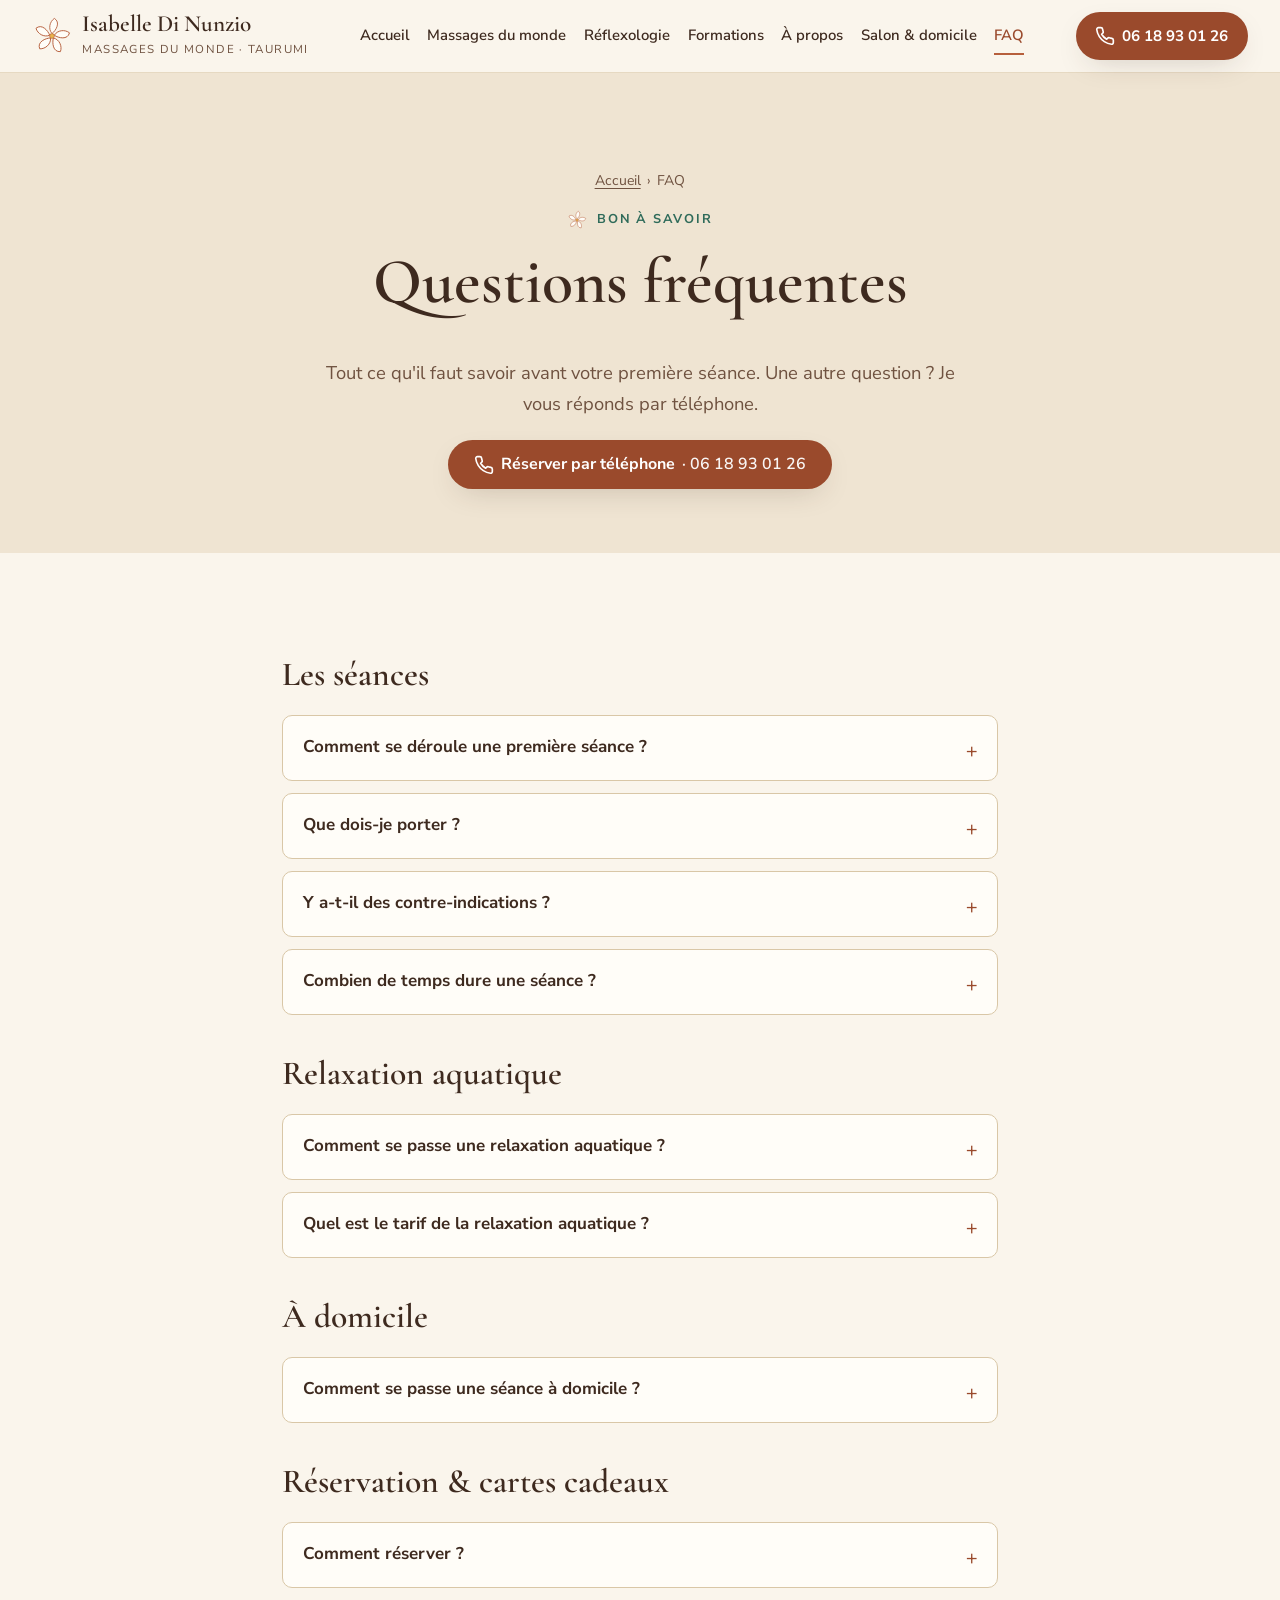
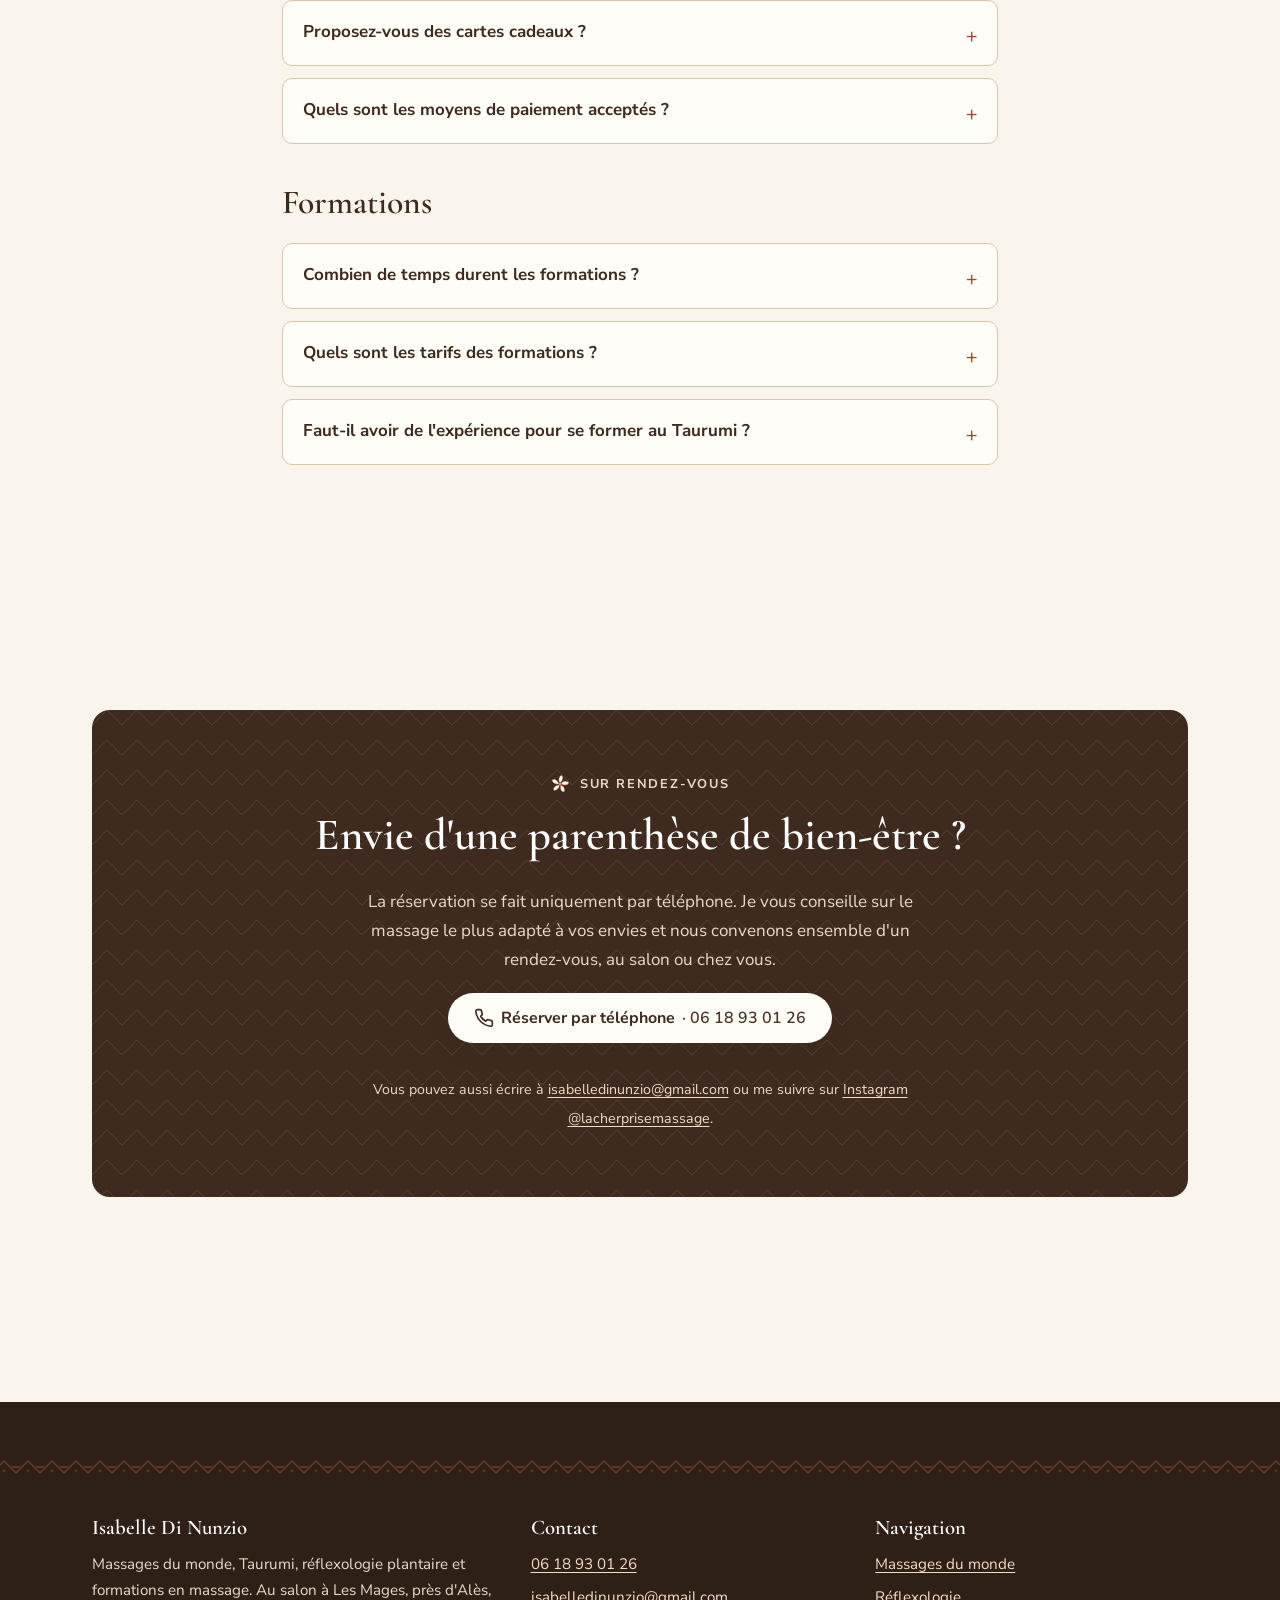
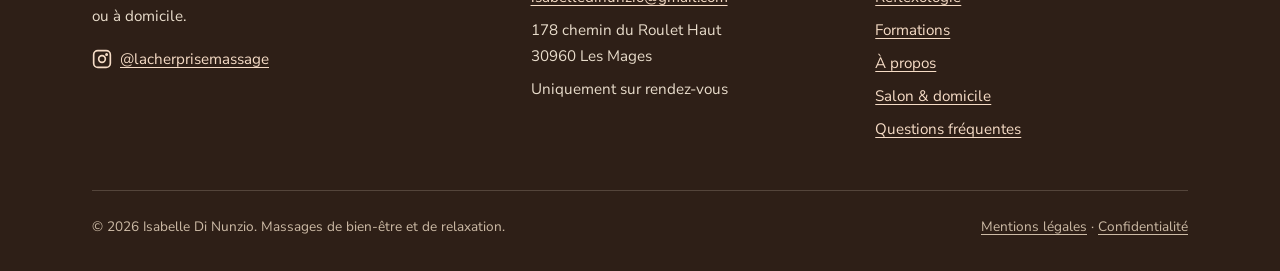
<file: faq.html>
<!DOCTYPE html>
<html lang="fr">
<head>
  <meta charset="utf-8">
  <meta name="viewport" content="width=device-width, initial-scale=1">
  <title>FAQ – massage, réflexologie, formations Taurumi | Isabelle Di Nunzio, Alès</title>
  <meta name="description" content="Première séance, tenue, contre-indications, massage à domicile, cartes cadeaux, durée des formations : les réponses aux questions fréquentes.">
  <meta name="robots" content="noindex, nofollow">
  <link rel="canonical" href="https://iloebaudu.github.io/faq.html">
  <meta name="theme-color" content="#FAF5EC">

  <!-- Open Graph / réseaux sociaux -->
  <meta property="og:type" content="website">
  <meta property="og:locale" content="fr_FR">
  <meta property="og:site_name" content="Isabelle Di Nunzio – Massages du monde">
  <meta property="og:title" content="FAQ – massage, réflexologie, formations Taurumi | Isabelle Di Nunzio, Alès">
  <meta property="og:description" content="Première séance, tenue, contre-indications, massage à domicile, cartes cadeaux, durée des formations : les réponses aux questions fréquentes.">
  <meta property="og:url" content="https://iloebaudu.github.io/faq.html">
  <meta property="og:image" content="https://iloebaudu.github.io/og-image.jpg">
  <meta property="og:image:width" content="1200">
  <meta property="og:image:height" content="630">
  <meta name="twitter:card" content="summary_large_image">
  <meta name="twitter:title" content="FAQ – massage, réflexologie, formations Taurumi | Isabelle Di Nunzio, Alès">
  <meta name="twitter:description" content="Première séance, tenue, contre-indications, massage à domicile, cartes cadeaux, durée des formations : les réponses aux questions fréquentes.">
  <meta name="twitter:image" content="https://iloebaudu.github.io/og-image.jpg">

  <!-- Icônes -->
  <link rel="icon" href="favicon.svg" type="image/svg+xml">
  <link rel="icon" href="favicon-32.png" sizes="32x32" type="image/png">
  <link rel="apple-touch-icon" href="apple-touch-icon.png">

  <!-- Polices (hébergées localement) et styles -->
  <link rel="preload" href="fonts/cormorant-garamond-latin-600-normal.woff2" as="font" type="font/woff2" crossorigin>
  <link rel="preload" href="fonts/nunito-sans-latin-400-normal.woff2" as="font" type="font/woff2" crossorigin>
  <link rel="stylesheet" href="css/style.css?v=20">
  <script>document.documentElement.classList.add("js")</script>
  <script src="data/massages.js?v=20" defer></script>
  <script src="js/main.js?v=20" defer></script>
<script type="application/ld+json">
{
  "@context": "https://schema.org",
  "@type": "FAQPage",
  "mainEntity": [
    {
      "@type": "Question",
      "name": "Comment se déroule une première séance ?",
      "acceptedAnswer": {
        "@type": "Answer",
        "text": "La séance commence par un court échange : vos envies, votre rythme de vie, vos éventuelles sensibilités. Nous choisissons ensemble les techniques les plus adaptées, puis je vous laisse vous installer confortablement sur la table, sous un drap ou une serviette. Pendant le massage, n'hésitez pas à dire si vous souhaitez plus ou moins de pression. À la fin, prenez quelques minutes pour revenir en douceur, autour d'un verre d'eau ou d'une tisane."
      }
    },
    {
      "@type": "Question",
      "name": "Que dois-je porter ?",
      "acceptedAnswer": {
        "@type": "Answer",
        "text": "Pour les massages à l'huile (Taurumi, lomi-lomi, californien, pierres chaudes), vous gardez votre sous-vêtement du bas, et une serviette vous couvre pendant toute la séance pour préserver votre intimité. Pour le massage thaï, le massage assis et la réflexologie plantaire, vous restez habillé·e : prévoyez une tenue souple et confortable (legging, t-shirt)."
      }
    },
    {
      "@type": "Question",
      "name": "Y a-t-il des contre-indications ?",
      "acceptedAnswer": {
        "@type": "Answer",
        "text": "Les massages proposés sont des massages de bien-être et de relaxation. Certaines situations demandent toutefois des précautions : grossesse, fièvre, blessure ou inflammation récente, problèmes de circulation, opération récente, maladie de peau, etc. En cas de doute sur votre état de santé, demandez l'avis de votre médecin avant de réserver, et signalez-le-moi lors de votre appel : j'adapterai la séance ou je vous orienterai si besoin."
      }
    },
    {
      "@type": "Question",
      "name": "Combien de temps dure une séance ?",
      "acceptedAnswer": {
        "@type": "Answer",
        "text": "Pour les massages, vous avez le choix entre une séance d'1 h (60 €) et une séance d'1 h 30 (80 €). La réflexologie plantaire dure 1 h (60 €). Comptez quelques minutes de plus pour l'échange du début et le retour au calme."
      }
    },
    {
      "@type": "Question",
      "name": "Comment se passe une relaxation aquatique ?",
      "acceptedAnswer": {
        "@type": "Answer",
        "text": "Vous êtes allongé·e à la surface d'une eau chaude, soutenu·e en permanence. Je vous berce, vous étire et vous accompagne dans des mouvements lents et fluides. Prévoyez un maillot de bain et une serviette. En été, la séance a lieu dans ma piscine, au jardin. Toute l'année, je peux venir chez vous si vous avez une piscine chauffée : intérieure, ou extérieure en été."
      }
    },
    {
      "@type": "Question",
      "name": "Quel est le tarif de la relaxation aquatique ?",
      "acceptedAnswer": {
        "@type": "Answer",
        "text": "Le tarif dépend du lieu et de la durée de la séance : appelez-moi pour en parler."
      }
    },
    {
      "@type": "Question",
      "name": "Comment se passe une séance à domicile ?",
      "acceptedAnswer": {
        "@type": "Answer",
        "text": "J'arrive avec ma table de massage, mon linge, mes huiles et une musique douce. Il vous suffit de prévoir un espace d'environ 2 m × 3 m, calme et bien chauffé. L'installation prend une dizaine de minutes. Selon votre adresse, je vous indique lors de la prise de rendez-vous si je peux me déplacer et à quelles conditions."
      }
    },
    {
      "@type": "Question",
      "name": "Comment réserver ?",
      "acceptedAnswer": {
        "@type": "Answer",
        "text": "La réservation se fait uniquement par téléphone, au 06 18 93 01 26. Si je suis en séance, laissez-moi un message : je vous rappelle rapidement."
      }
    },
    {
      "@type": "Question",
      "name": "Proposez-vous des cartes cadeaux ?",
      "acceptedAnswer": {
        "@type": "Answer",
        "text": "Oui, vous pouvez offrir un massage ou une séance de réflexologie à un proche. Appelez-moi pour choisir la prestation et recevoir votre carte cadeau."
      }
    },
    {
      "@type": "Question",
      "name": "Combien de temps durent les formations ?",
      "acceptedAnswer": {
        "@type": "Answer",
        "text": "Les formations durent 3 jours (lomi-lomi, massage californien, pierres chaudes) ou 4 jours (Taurumi, massage thaï, massage du ventre). Les dates des prochaines sessions sont à venir : appelez-moi pour être informé·e."
      }
    },
    {
      "@type": "Question",
      "name": "Quels sont les tarifs des formations ?",
      "acceptedAnswer": {
        "@type": "Answer",
        "text": "Les formations de 3 jours (lomi-lomi, massage californien, pierres chaudes) sont à 630 €. Celles de 4 jours (Taurumi, massage thaï, massage du ventre) sont à 840 €. Les tarifs sont adaptés pour les autofinancements : si vous financez vous-même votre formation, appelez-moi pour en parler."
      }
    },
    {
      "@type": "Question",
      "name": "Faut-il avoir de l'expérience pour se former au Taurumi ?",
      "acceptedAnswer": {
        "@type": "Answer",
        "text": "La plupart des formations, dont celle au Taurumi, sont accessibles à tous les niveaux ; la formation aux pierres chaudes s'adresse plutôt aux personnes qui pratiquent déjà le massage. J'adapte mon accompagnement à chacun·e, en petit groupe."
      }
    }
  ]
}
</script>
<script type="application/ld+json">
{
  "@context": "https://schema.org",
  "@type": "BreadcrumbList",
  "itemListElement": [
    {
      "@type": "ListItem",
      "position": 1,
      "name": "Accueil",
      "item": "https://iloebaudu.github.io/"
    },
    {
      "@type": "ListItem",
      "position": 2,
      "name": "FAQ",
      "item": "https://iloebaudu.github.io/faq.html"
    }
  ]
}
</script>
</head><body>
<a class="skip-link" href="#contenu">Aller au contenu</a>

<!-- ============ EN-TÊTE (identique sur toutes les pages) ============ -->
<header class="site-header">
  <div class="container">
    <a class="logo" href="index.html">
      <img src="images/motifs/tiare.svg" alt="" width="40" height="40">
      <span>
        <span class="logo__nom">Isabelle Di Nunzio</span>
        <span class="logo__sous">Massages du monde · Taurumi</span>
      </span>
    </a>
    <button class="nav-toggle" type="button" aria-expanded="false" aria-controls="site-nav" aria-label="Ouvrir le menu">
      <span class="nav-toggle__barres"></span>
    </button>
    <nav id="site-nav" class="site-nav" aria-label="Navigation principale">
      <ul>
        <li><a href="index.html">Accueil</a></li>
        <li><a href="massages-du-monde.html">Massages du monde</a></li>
        <li><a href="reflexologie.html">Réflexologie</a></li>
        <li><a href="formations.html">Formations</a></li>
        <li><a href="a-propos.html">À propos</a></li>
        <li><a href="salon-domicile-contact.html">Salon & domicile</a></li>
        <li><a href="faq.html" aria-current="page">FAQ</a></li>
      </ul>
      <a class="btn btn--appel " href="tel:+33618930126"><svg aria-hidden="true" viewBox="0 0 24 24" fill="none" stroke="currentColor" stroke-width="2" stroke-linecap="round" stroke-linejoin="round"><path d="M22 16.9v3a2 2 0 0 1-2.2 2 19.8 19.8 0 0 1-8.6-3.1 19.5 19.5 0 0 1-6-6A19.8 19.8 0 0 1 2.1 4.2 2 2 0 0 1 4.1 2h3a2 2 0 0 1 2 1.7c.1 1 .4 1.9.7 2.8a2 2 0 0 1-.5 2.1L8 9.9a16 16 0 0 0 6 6l1.3-1.3a2 2 0 0 1 2.1-.4c.9.3 1.8.6 2.8.7a2 2 0 0 1 1.7 2z"/></svg><span>Réserver par téléphone</span> <span class="numero">06 18 93 01 26</span></a>
    </nav>
    <a class="btn btn--appel header-appel" href="tel:+33618930126"><svg aria-hidden="true" viewBox="0 0 24 24" fill="none" stroke="currentColor" stroke-width="2" stroke-linecap="round" stroke-linejoin="round"><path d="M22 16.9v3a2 2 0 0 1-2.2 2 19.8 19.8 0 0 1-8.6-3.1 19.5 19.5 0 0 1-6-6A19.8 19.8 0 0 1 2.1 4.2 2 2 0 0 1 4.1 2h3a2 2 0 0 1 2 1.7c.1 1 .4 1.9.7 2.8a2 2 0 0 1-.5 2.1L8 9.9a16 16 0 0 0 6 6l1.3-1.3a2 2 0 0 1 2.1-.4c.9.3 1.8.6 2.8.7a2 2 0 0 1 1.7 2z"/></svg><span>06 18 93 01 26</span><span class="visually-hidden"> – Réserver par téléphone</span></a>
  </div>
</header>

<main id="contenu">

  <section class="page-hero section--sable fond-tapa">
    <div class="container">
      <nav class="fil-ariane" aria-label="Fil d'Ariane"><ol><li><a href="index.html">Accueil</a></li><li aria-current="page">FAQ</li></ol></nav>
      <p class="ornement">Bon à savoir</p>
      <h1>Questions fréquentes</h1>
      <p class="chapeau">Tout ce qu'il faut savoir avant votre première séance. Une autre question ? Je vous réponds par téléphone.</p>
      <div class="groupe-btn" style="justify-content:center"><a class="btn btn--appel " href="tel:+33618930126"><svg aria-hidden="true" viewBox="0 0 24 24" fill="none" stroke="currentColor" stroke-width="2" stroke-linecap="round" stroke-linejoin="round"><path d="M22 16.9v3a2 2 0 0 1-2.2 2 19.8 19.8 0 0 1-8.6-3.1 19.5 19.5 0 0 1-6-6A19.8 19.8 0 0 1 2.1 4.2 2 2 0 0 1 4.1 2h3a2 2 0 0 1 2 1.7c.1 1 .4 1.9.7 2.8a2 2 0 0 1-.5 2.1L8 9.9a16 16 0 0 0 6 6l1.3-1.3a2 2 0 0 1 2.1-.4c.9.3 1.8.6 2.8.7a2 2 0 0 1 1.7 2z"/></svg><span>Réserver par téléphone</span> <span class="numero">06 18 93 01 26</span></a></div>
    </div>
  </section>

  <section class="section faq" aria-label="Questions et réponses">
    <div class="container container--etroit">
      <div class="faq-groupe reveal">
        <h2>Les séances</h2>
        <details><summary>Comment se déroule une première séance ?</summary><div class="reponse"><p>La séance commence par un court échange : vos envies, votre rythme de vie, vos éventuelles sensibilités. Nous choisissons ensemble les techniques les plus adaptées, puis je vous laisse vous installer confortablement sur la table, sous un drap ou une serviette.</p><p>Pendant le massage, n'hésitez pas à dire si vous souhaitez plus ou moins de pression. À la fin, prenez quelques minutes pour revenir en douceur, autour d'un verre d'eau ou d'une tisane.</p></div></details>
        <details><summary>Que dois-je porter ?</summary><div class="reponse"><p>Pour les massages à l'huile (Taurumi, lomi-lomi, californien, pierres chaudes), vous gardez votre sous-vêtement du bas, et une serviette vous couvre pendant toute la séance pour préserver votre intimité.</p><p>Pour le massage thaï, le massage assis et la réflexologie plantaire, vous restez habillé·e : prévoyez une tenue souple et confortable (legging, t-shirt).</p></div></details>
        <details><summary>Y a-t-il des contre-indications ?</summary><div class="reponse"><p>Les massages proposés sont des massages de bien-être et de relaxation. Certaines situations demandent toutefois des précautions : grossesse, fièvre, blessure ou inflammation récente, problèmes de circulation, opération récente, maladie de peau, etc.</p><p>En cas de doute sur votre état de santé, demandez l'avis de votre médecin avant de réserver, et signalez-le-moi lors de votre appel : j'adapterai la séance ou je vous orienterai si besoin.</p></div></details>
        <details><summary>Combien de temps dure une séance ?</summary><div class="reponse"><p>Pour les massages, vous avez le choix entre une séance d'1 h (60 €) et une séance d'1 h 30 (80 €). La réflexologie plantaire dure 1 h (60 €). Comptez quelques minutes de plus pour l'échange du début et le retour au calme.</p></div></details>
      </div>
      <div class="faq-groupe reveal">
        <h2>Relaxation aquatique</h2>
        <details><summary>Comment se passe une relaxation aquatique ?</summary><div class="reponse"><p>Vous êtes allongé·e à la surface d'une eau chaude, soutenu·e en permanence. Je vous berce, vous étire et vous accompagne dans des mouvements lents et fluides. Prévoyez un maillot de bain et une serviette.</p><p>En été, la séance a lieu dans ma piscine, au jardin. Toute l'année, je peux venir chez vous si vous avez une piscine chauffée : intérieure, ou extérieure en été.</p></div></details>
        <details><summary>Quel est le tarif de la relaxation aquatique ?</summary><div class="reponse"><p>Le tarif dépend du lieu et de la durée de la séance : appelez-moi pour en parler. [À COMPLÉTER : tarifs]</p></div></details>
      </div>
      <div class="faq-groupe reveal">
        <h2>À domicile</h2>
        <details><summary>Comment se passe une séance à domicile ?</summary><div class="reponse"><p>J'arrive avec ma table de massage, mon linge, mes huiles et une musique douce. Il vous suffit de prévoir un espace d'environ 2 m × 3 m, calme et bien chauffé. L'installation prend une dizaine de minutes.</p><p>Selon votre adresse, je vous indique lors de la prise de rendez-vous si je peux me déplacer et à quelles conditions.</p></div></details>
      </div>
      <div class="faq-groupe reveal">
        <h2>Réservation & cartes cadeaux</h2>
        <details><summary>Comment réserver ?</summary><div class="reponse"><p>La réservation se fait uniquement par téléphone, au 06 18 93 01 26. Si je suis en séance, laissez-moi un message : je vous rappelle rapidement.</p></div></details>
        <details><summary>Proposez-vous des cartes cadeaux ?</summary><div class="reponse"><p>Oui, vous pouvez offrir un massage ou une séance de réflexologie à un proche. Appelez-moi pour choisir la prestation et recevoir votre carte cadeau. [À COMPLÉTER : format, durée de validité, modes de paiement]</p></div></details>
        <details><summary>Quels sont les moyens de paiement acceptés ?</summary><div class="reponse"><p>[À COMPLÉTER : espèces, chèque, virement, carte bancaire…]</p></div></details>
      </div>
      <div class="faq-groupe reveal">
        <h2>Formations</h2>
        <details><summary>Combien de temps durent les formations ?</summary><div class="reponse"><p>Les formations durent 3 jours (lomi-lomi, massage californien, pierres chaudes) ou 4 jours (Taurumi, massage thaï, massage du ventre). Les dates des prochaines sessions sont à venir : appelez-moi pour être informé·e.</p></div></details>
        <details><summary>Quels sont les tarifs des formations ?</summary><div class="reponse"><p>Les formations de 3 jours (lomi-lomi, massage californien, pierres chaudes) sont à 630 €. Celles de 4 jours (Taurumi, massage thaï, massage du ventre) sont à 840 €.</p><p>Les tarifs sont adaptés pour les autofinancements : si vous financez vous-même votre formation, appelez-moi pour en parler.</p></div></details>
        <details><summary>Faut-il avoir de l'expérience pour se former au Taurumi ?</summary><div class="reponse"><p>La plupart des formations, dont celle au Taurumi, sont accessibles à tous les niveaux ; la formation aux pierres chaudes s'adresse plutôt aux personnes qui pratiquent déjà le massage. J'adapte mon accompagnement à chacun·e, en petit groupe.</p></div></details>
      </div>
    </div>
  </section>

  <!-- ============ Bandeau de réservation ============ -->
  <section class="section" aria-labelledby="titre-cta">
    <div class="container">
      <div class="cta reveal">
        <p class="ornement">Sur rendez-vous</p>
        <h2 id="titre-cta">Envie d'une parenthèse de bien-être ?</h2>
        <p>La réservation se fait uniquement par téléphone. Je vous conseille sur le massage le plus adapté à vos envies et nous convenons ensemble d'un rendez-vous, au salon ou chez vous.</p>
        <div class="groupe-btn"><a class="btn btn--appel " href="tel:+33618930126"><svg aria-hidden="true" viewBox="0 0 24 24" fill="none" stroke="currentColor" stroke-width="2" stroke-linecap="round" stroke-linejoin="round"><path d="M22 16.9v3a2 2 0 0 1-2.2 2 19.8 19.8 0 0 1-8.6-3.1 19.5 19.5 0 0 1-6-6A19.8 19.8 0 0 1 2.1 4.2 2 2 0 0 1 4.1 2h3a2 2 0 0 1 2 1.7c.1 1 .4 1.9.7 2.8a2 2 0 0 1-.5 2.1L8 9.9a16 16 0 0 0 6 6l1.3-1.3a2 2 0 0 1 2.1-.4c.9.3 1.8.6 2.8.7a2 2 0 0 1 1.7 2z"/></svg><span>Réserver par téléphone</span> <span class="numero">06 18 93 01 26</span></a></div>
        <p class="mt-2 mb-0"><small>Vous pouvez aussi écrire à <a href="mailto:isabelledinunzio@gmail.com">isabelledinunzio@gmail.com</a> ou me suivre sur <a href="https://www.instagram.com/lacherprisemassage/" rel="noopener">Instagram @lacherprisemassage</a>.</small></p>
      </div>
    </div>
  </section>
</main>

<!-- ============ PIED DE PAGE (identique sur toutes les pages) ============ -->
<footer class="site-footer">
  <div class="frise-tapa" aria-hidden="true"></div>
  <div class="container">
    <div class="footer-grille">
      <div>
        <h2>Isabelle Di Nunzio</h2>
        <p>Massages du monde, Taurumi, réflexologie plantaire et formations en massage. Au salon à Les Mages, près d'Alès, ou à domicile.</p>
        <p><a class="lien-insta" href="https://www.instagram.com/lacherprisemassage/" rel="noopener"><svg aria-hidden="true" viewBox="0 0 24 24" fill="none" stroke="currentColor" stroke-width="2" stroke-linecap="round" stroke-linejoin="round"><rect x="2" y="2" width="20" height="20" rx="5"/><circle cx="12" cy="12" r="4"/><circle cx="17.5" cy="6.5" r=".8" fill="currentColor"/></svg><span>@lacherprisemassage</span></a></p>
      </div>
      <div>
        <h2>Contact</h2>
        <ul>
          <li><a href="tel:+33618930126">06 18 93 01 26</a></li>
          <li><a href="mailto:isabelledinunzio@gmail.com">isabelledinunzio@gmail.com</a></li>
          <li>178 chemin du Roulet Haut<br>30960 Les Mages</li>
          <li>Uniquement sur rendez-vous</li>
        </ul>
      </div>
      <div>
        <h2>Navigation</h2>
        <ul>
          <li><a href="massages-du-monde.html">Massages du monde</a></li>
          <li><a href="reflexologie.html">Réflexologie</a></li>
          <li><a href="formations.html">Formations</a></li>
          <li><a href="a-propos.html">À propos</a></li>
          <li><a href="salon-domicile-contact.html">Salon &amp; domicile</a></li>
          <li><a href="faq.html">Questions fréquentes</a></li>
        </ul>
      </div>
    </div>
    <div class="footer-bas">
      <p class="mb-0">© <span data-annee>2026</span> Isabelle Di Nunzio. Massages de bien-être et de relaxation.</p>
      <p class="mb-0"><a href="mentions-legales.html">Mentions légales</a> · <a href="politique-confidentialite.html">Confidentialité</a></p>
    </div>
  </div>
</footer>

<!-- Barre d'appel fixe, visible uniquement sur mobile -->
<div class="callbar"><a class="btn btn--appel " href="tel:+33618930126"><svg aria-hidden="true" viewBox="0 0 24 24" fill="none" stroke="currentColor" stroke-width="2" stroke-linecap="round" stroke-linejoin="round"><path d="M22 16.9v3a2 2 0 0 1-2.2 2 19.8 19.8 0 0 1-8.6-3.1 19.5 19.5 0 0 1-6-6A19.8 19.8 0 0 1 2.1 4.2 2 2 0 0 1 4.1 2h3a2 2 0 0 1 2 1.7c.1 1 .4 1.9.7 2.8a2 2 0 0 1-.5 2.1L8 9.9a16 16 0 0 0 6 6l1.3-1.3a2 2 0 0 1 2.1-.4c.9.3 1.8.6 2.8.7a2 2 0 0 1 1.7 2z"/></svg><span>Réserver par téléphone</span> <span class="numero">06 18 93 01 26</span></a></div>
</body>
</html>
</file>
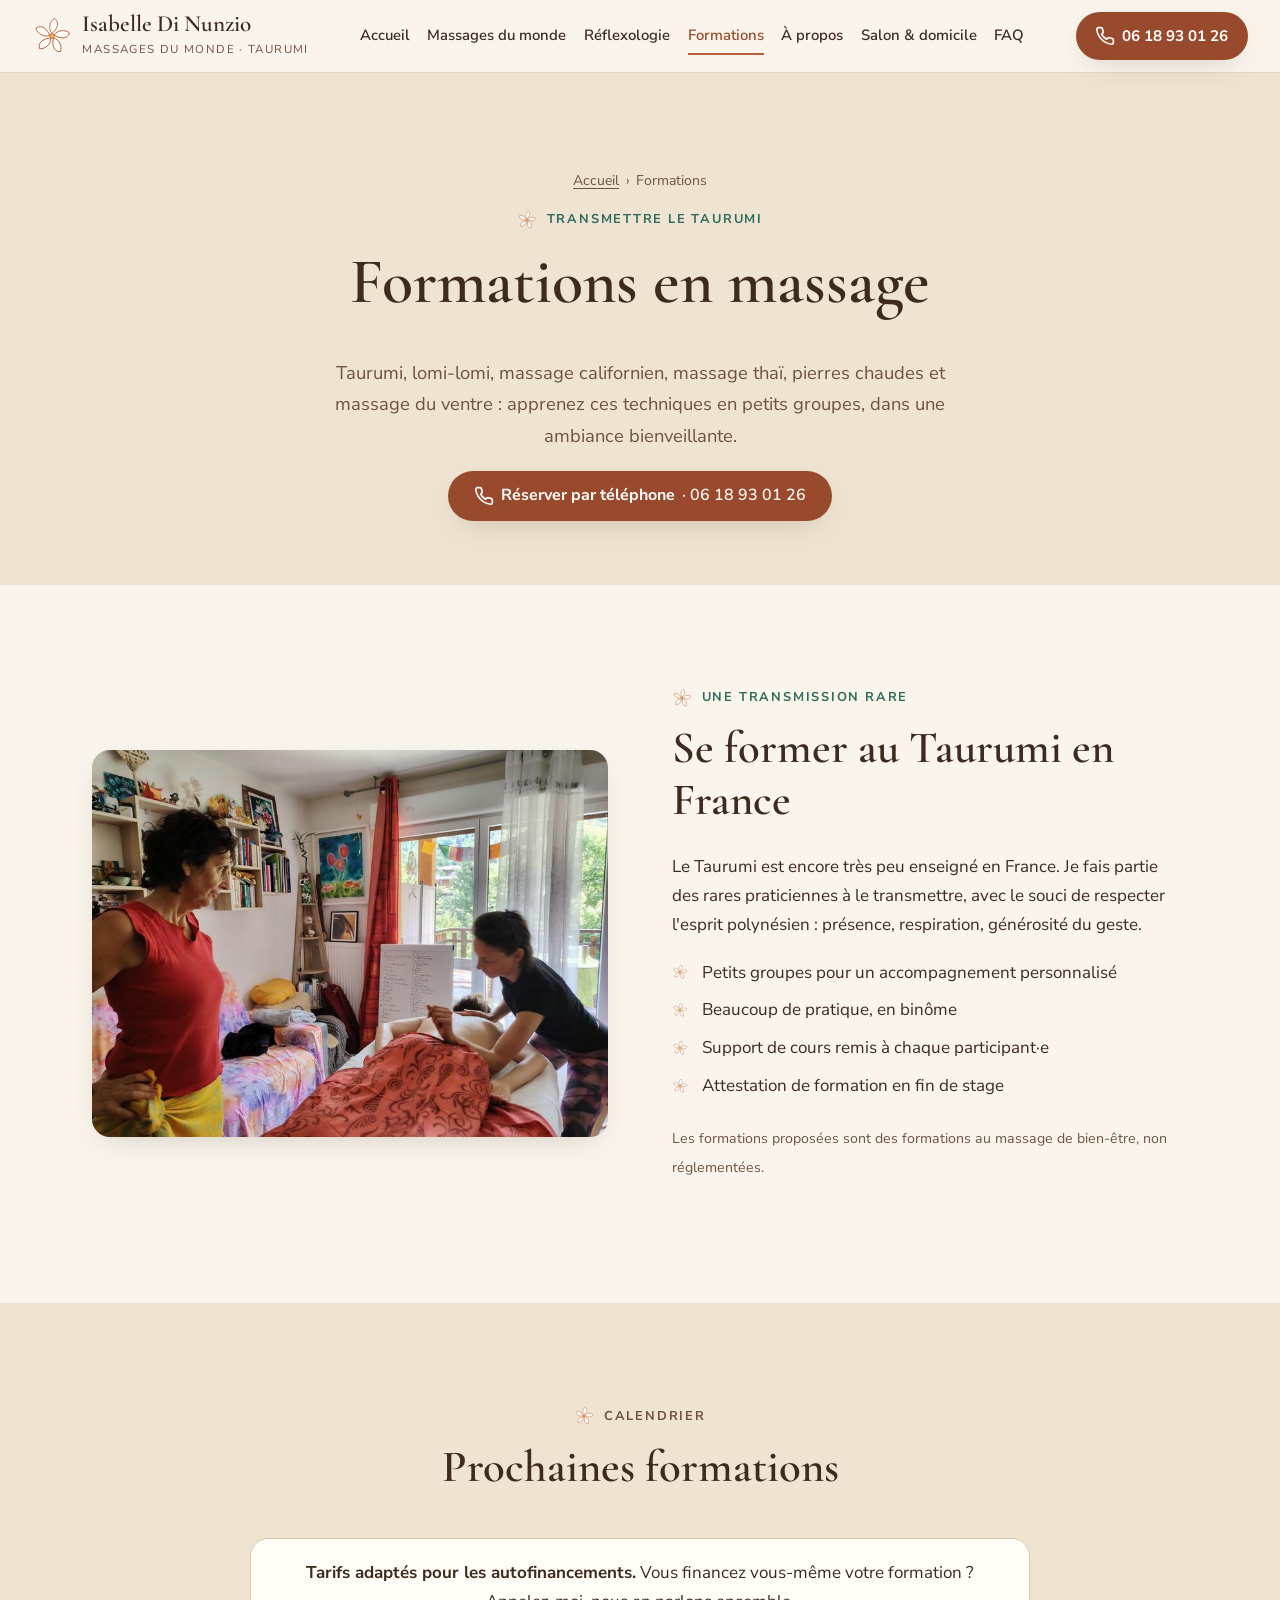
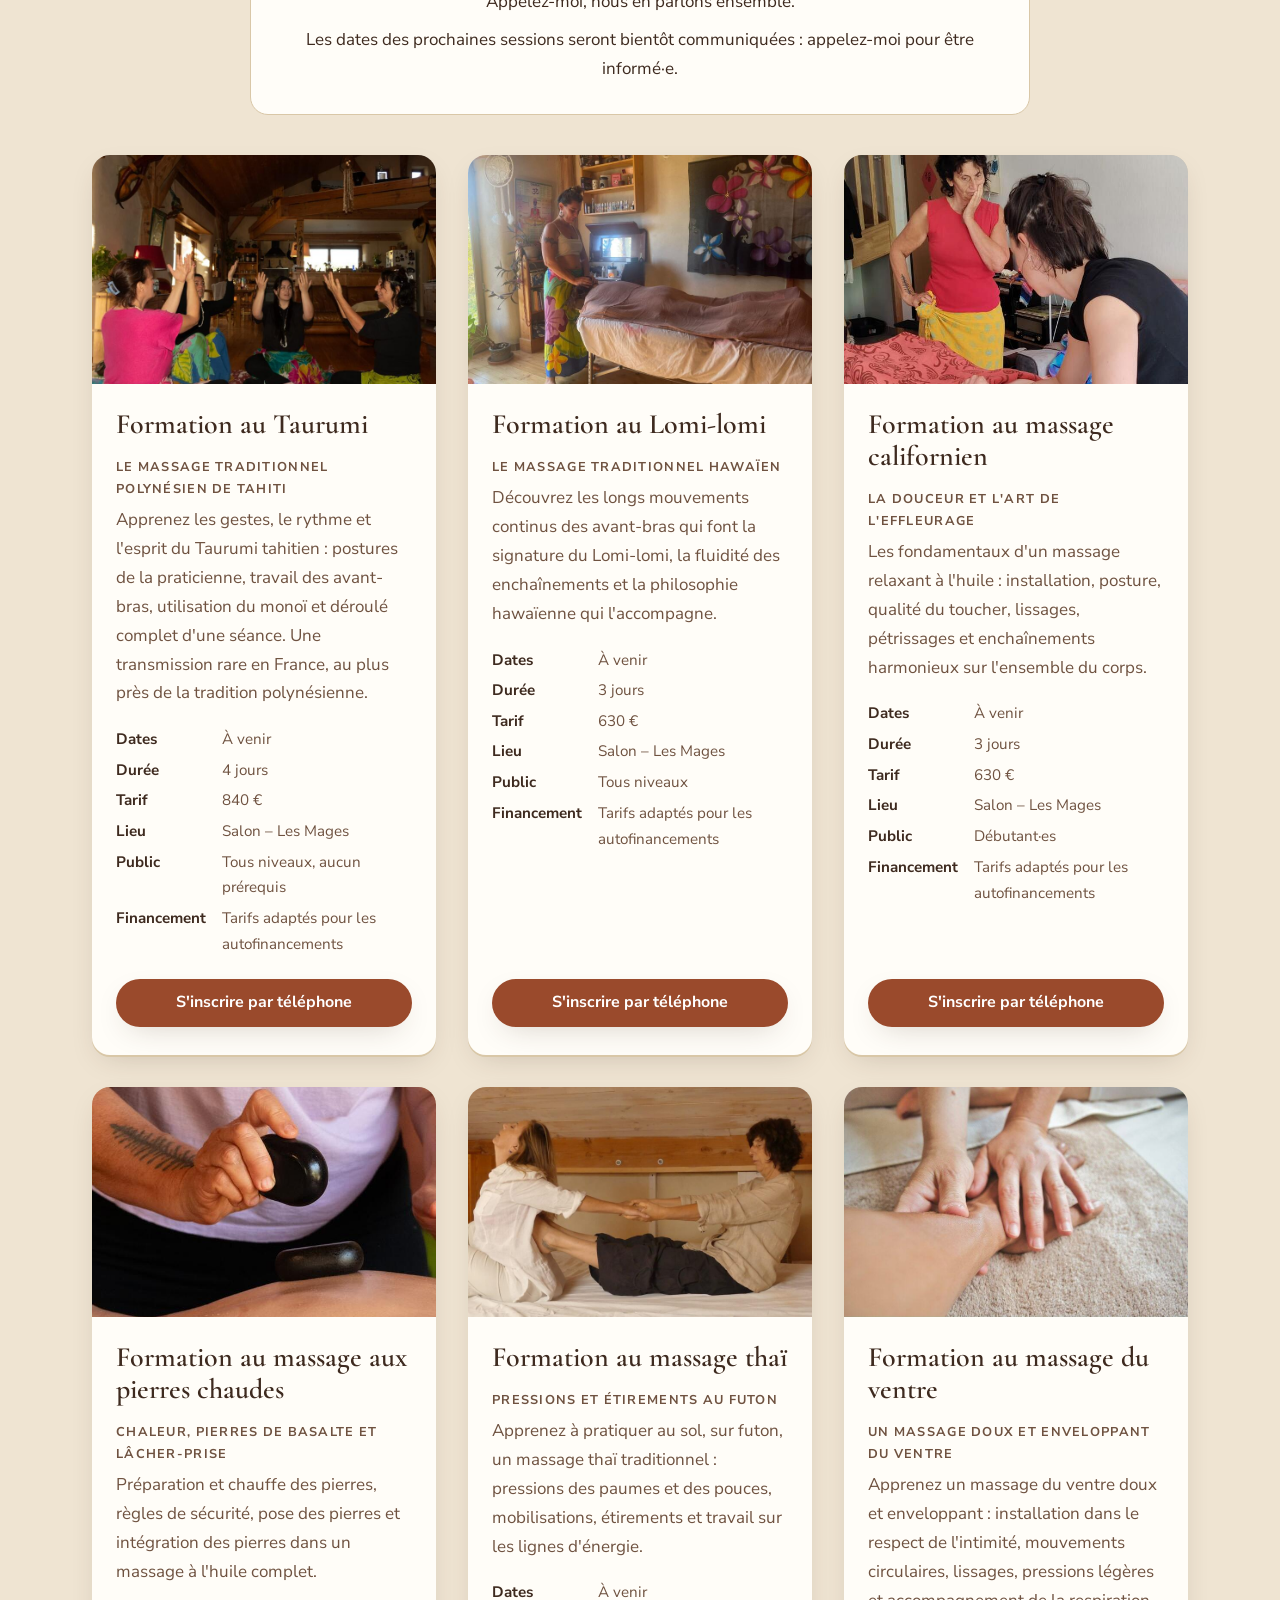
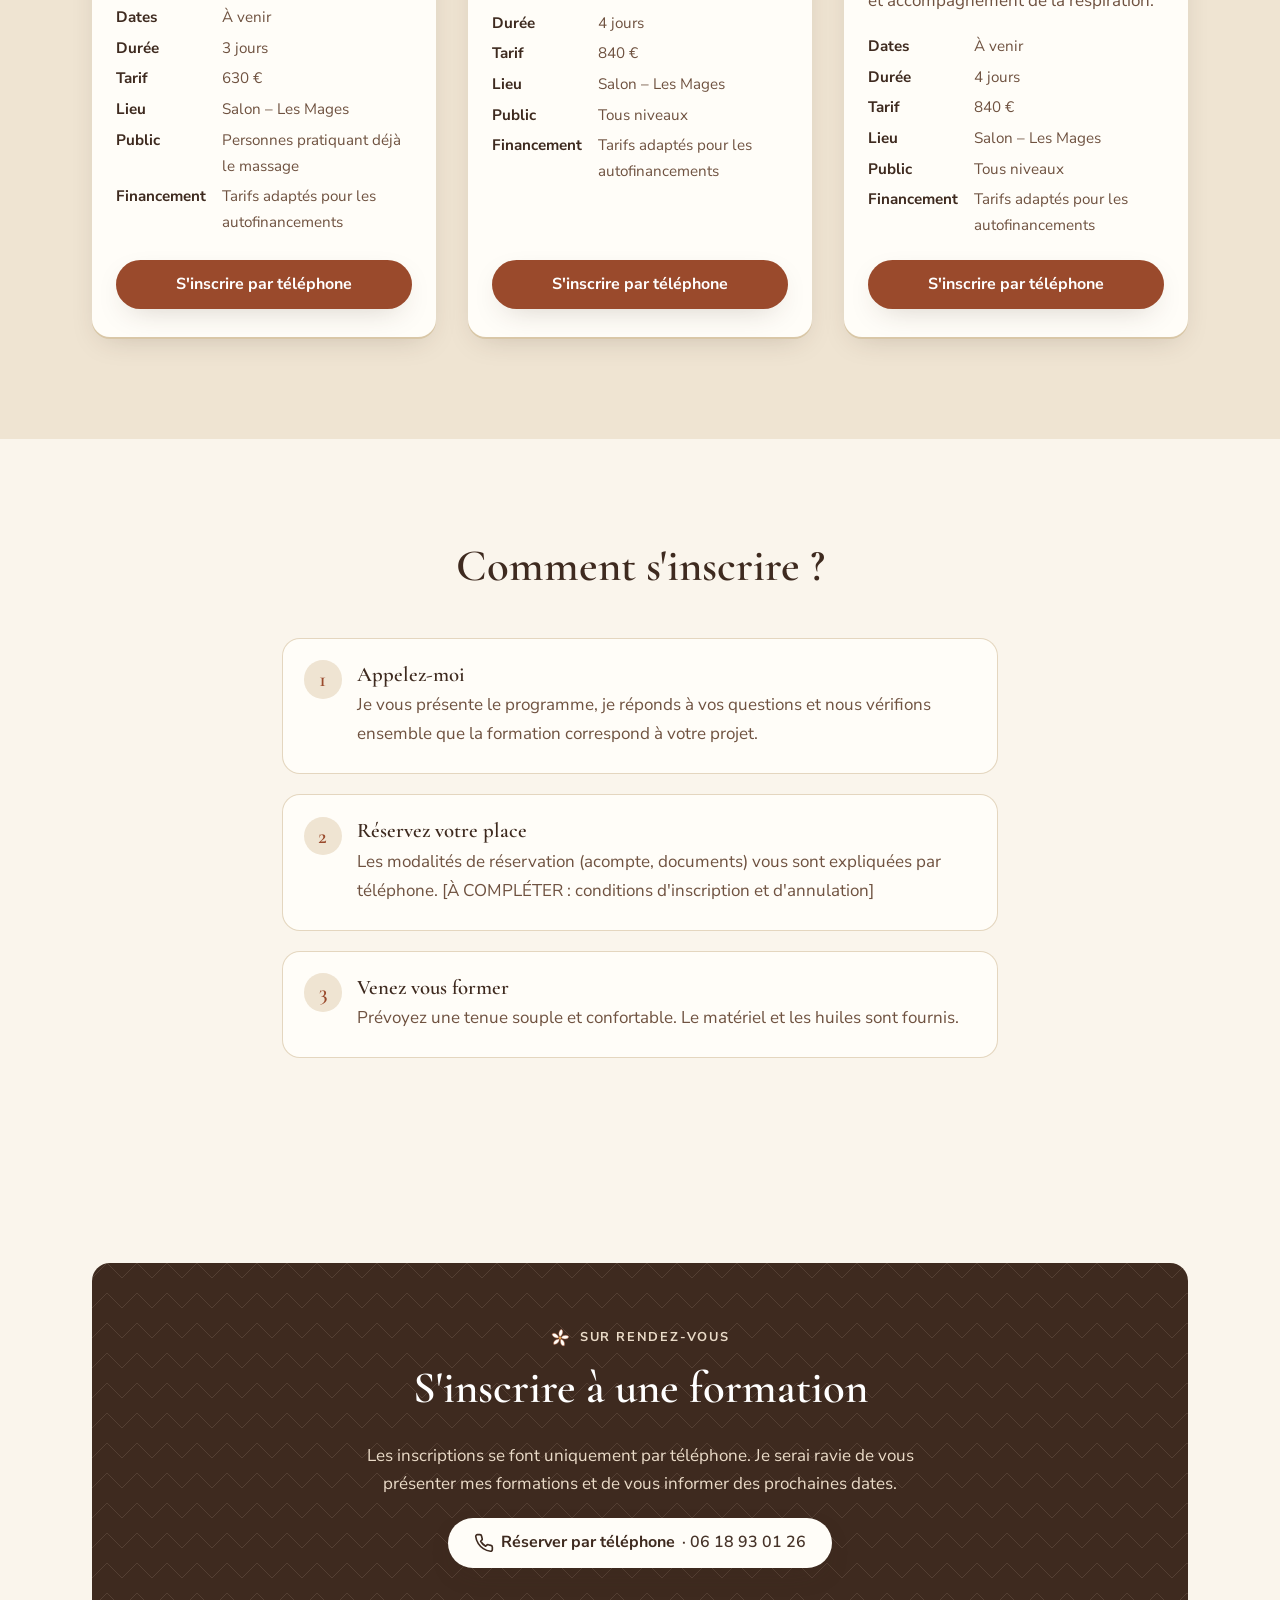
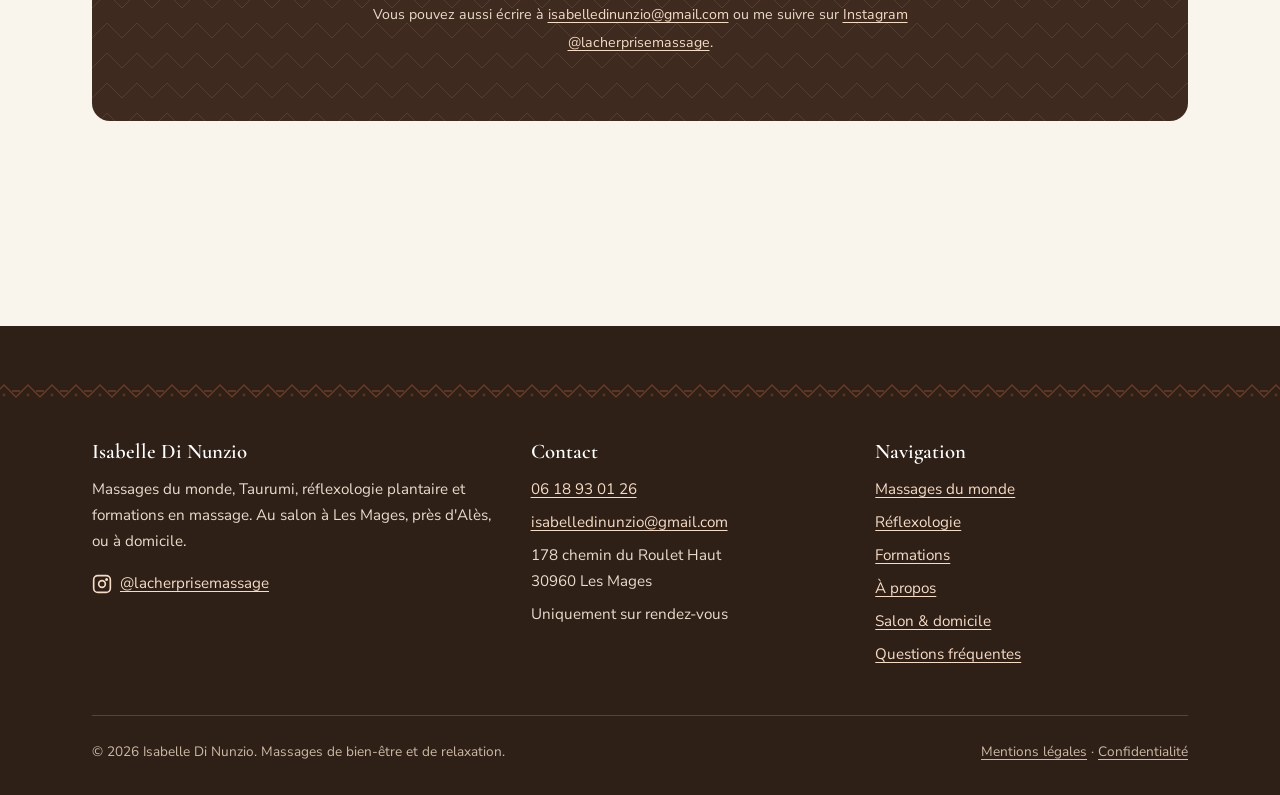
<file: formations.html>
<!DOCTYPE html>
<html lang="fr">
<head>
  <meta charset="utf-8">
  <meta name="viewport" content="width=device-width, initial-scale=1">
  <title>Formation massage Taurumi, lomi-lomi, thaï près d'Alès | Isabelle Di Nunzio</title>
  <meta name="description" content="Formations de 3 à 4 jours : Taurumi, lomi-lomi, californien, thaï, pierres chaudes, massage du ventre, à Les Mages près d'Alès. Petits groupes. Inscription par téléphone.">
  <meta name="robots" content="noindex, nofollow">
  <link rel="canonical" href="https://iloebaudu.github.io/formations.html">
  <meta name="theme-color" content="#FAF5EC">

  <!-- Open Graph / réseaux sociaux -->
  <meta property="og:type" content="website">
  <meta property="og:locale" content="fr_FR">
  <meta property="og:site_name" content="Isabelle Di Nunzio – Massages du monde">
  <meta property="og:title" content="Formation massage Taurumi, lomi-lomi, thaï près d'Alès | Isabelle Di Nunzio">
  <meta property="og:description" content="Formations de 3 à 4 jours : Taurumi, lomi-lomi, californien, thaï, pierres chaudes, massage du ventre, à Les Mages près d'Alès. Petits groupes. Inscription par téléphone.">
  <meta property="og:url" content="https://iloebaudu.github.io/formations.html">
  <meta property="og:image" content="https://iloebaudu.github.io/og-image.jpg">
  <meta property="og:image:width" content="1200">
  <meta property="og:image:height" content="630">
  <meta name="twitter:card" content="summary_large_image">
  <meta name="twitter:title" content="Formation massage Taurumi, lomi-lomi, thaï près d'Alès | Isabelle Di Nunzio">
  <meta name="twitter:description" content="Formations de 3 à 4 jours : Taurumi, lomi-lomi, californien, thaï, pierres chaudes, massage du ventre, à Les Mages près d'Alès. Petits groupes. Inscription par téléphone.">
  <meta name="twitter:image" content="https://iloebaudu.github.io/og-image.jpg">

  <!-- Icônes -->
  <link rel="icon" href="favicon.svg" type="image/svg+xml">
  <link rel="icon" href="favicon-32.png" sizes="32x32" type="image/png">
  <link rel="apple-touch-icon" href="apple-touch-icon.png">

  <!-- Polices (hébergées localement) et styles -->
  <link rel="preload" href="fonts/cormorant-garamond-latin-600-normal.woff2" as="font" type="font/woff2" crossorigin>
  <link rel="preload" href="fonts/nunito-sans-latin-400-normal.woff2" as="font" type="font/woff2" crossorigin>
  <link rel="stylesheet" href="css/style.css?v=20">
  <script>document.documentElement.classList.add("js")</script>
  <script src="data/massages.js?v=20" defer></script>
  <script src="data/formations.js?v=20" defer></script>
  <script src="js/main.js?v=20" defer></script>
<script type="application/ld+json">
{
  "@context": "https://schema.org",
  "@type": "BreadcrumbList",
  "itemListElement": [
    {
      "@type": "ListItem",
      "position": 1,
      "name": "Accueil",
      "item": "https://iloebaudu.github.io/"
    },
    {
      "@type": "ListItem",
      "position": 2,
      "name": "Formations",
      "item": "https://iloebaudu.github.io/formations.html"
    }
  ]
}
</script>
</head><body>
<a class="skip-link" href="#contenu">Aller au contenu</a>

<!-- ============ EN-TÊTE (identique sur toutes les pages) ============ -->
<header class="site-header">
  <div class="container">
    <a class="logo" href="index.html">
      <img src="images/motifs/tiare.svg" alt="" width="40" height="40">
      <span>
        <span class="logo__nom">Isabelle Di Nunzio</span>
        <span class="logo__sous">Massages du monde · Taurumi</span>
      </span>
    </a>
    <button class="nav-toggle" type="button" aria-expanded="false" aria-controls="site-nav" aria-label="Ouvrir le menu">
      <span class="nav-toggle__barres"></span>
    </button>
    <nav id="site-nav" class="site-nav" aria-label="Navigation principale">
      <ul>
        <li><a href="index.html">Accueil</a></li>
        <li><a href="massages-du-monde.html">Massages du monde</a></li>
        <li><a href="reflexologie.html">Réflexologie</a></li>
        <li><a href="formations.html" aria-current="page">Formations</a></li>
        <li><a href="a-propos.html">À propos</a></li>
        <li><a href="salon-domicile-contact.html">Salon & domicile</a></li>
        <li><a href="faq.html">FAQ</a></li>
      </ul>
      <a class="btn btn--appel " href="tel:+33618930126"><svg aria-hidden="true" viewBox="0 0 24 24" fill="none" stroke="currentColor" stroke-width="2" stroke-linecap="round" stroke-linejoin="round"><path d="M22 16.9v3a2 2 0 0 1-2.2 2 19.8 19.8 0 0 1-8.6-3.1 19.5 19.5 0 0 1-6-6A19.8 19.8 0 0 1 2.1 4.2 2 2 0 0 1 4.1 2h3a2 2 0 0 1 2 1.7c.1 1 .4 1.9.7 2.8a2 2 0 0 1-.5 2.1L8 9.9a16 16 0 0 0 6 6l1.3-1.3a2 2 0 0 1 2.1-.4c.9.3 1.8.6 2.8.7a2 2 0 0 1 1.7 2z"/></svg><span>Réserver par téléphone</span> <span class="numero">06 18 93 01 26</span></a>
    </nav>
    <a class="btn btn--appel header-appel" href="tel:+33618930126"><svg aria-hidden="true" viewBox="0 0 24 24" fill="none" stroke="currentColor" stroke-width="2" stroke-linecap="round" stroke-linejoin="round"><path d="M22 16.9v3a2 2 0 0 1-2.2 2 19.8 19.8 0 0 1-8.6-3.1 19.5 19.5 0 0 1-6-6A19.8 19.8 0 0 1 2.1 4.2 2 2 0 0 1 4.1 2h3a2 2 0 0 1 2 1.7c.1 1 .4 1.9.7 2.8a2 2 0 0 1-.5 2.1L8 9.9a16 16 0 0 0 6 6l1.3-1.3a2 2 0 0 1 2.1-.4c.9.3 1.8.6 2.8.7a2 2 0 0 1 1.7 2z"/></svg><span>06 18 93 01 26</span><span class="visually-hidden"> – Réserver par téléphone</span></a>
  </div>
</header>

<main id="contenu">

  <section class="page-hero section--sable fond-tapa">
    <div class="container">
      <nav class="fil-ariane" aria-label="Fil d'Ariane"><ol><li><a href="index.html">Accueil</a></li><li aria-current="page">Formations</li></ol></nav>
      <p class="ornement">Transmettre le Taurumi</p>
      <h1>Formations en massage</h1>
      <p class="chapeau">Taurumi, lomi-lomi, massage californien, massage thaï, pierres chaudes et massage du ventre : apprenez ces techniques en petits groupes, dans une ambiance bienveillante.</p>
      <div class="groupe-btn" style="justify-content:center"><a class="btn btn--appel " href="tel:+33618930126"><svg aria-hidden="true" viewBox="0 0 24 24" fill="none" stroke="currentColor" stroke-width="2" stroke-linecap="round" stroke-linejoin="round"><path d="M22 16.9v3a2 2 0 0 1-2.2 2 19.8 19.8 0 0 1-8.6-3.1 19.5 19.5 0 0 1-6-6A19.8 19.8 0 0 1 2.1 4.2 2 2 0 0 1 4.1 2h3a2 2 0 0 1 2 1.7c.1 1 .4 1.9.7 2.8a2 2 0 0 1-.5 2.1L8 9.9a16 16 0 0 0 6 6l1.3-1.3a2 2 0 0 1 2.1-.4c.9.3 1.8.6 2.8.7a2 2 0 0 1 1.7 2z"/></svg><span>Réserver par téléphone</span> <span class="numero">06 18 93 01 26</span></a></div>
    </div>
  </section>

  <section class="section" aria-labelledby="titre-transmettre">
    <div class="container duo">
      <div class="duo__media reveal">
        <img src="images/formation-enseignement-800.jpg" srcset="images/formation-enseignement-800.jpg 800w, images/formation-enseignement.jpg 1600w" sizes="(min-width: 900px) 50vw, 100vw" width="800" height="600" alt="Formation : une stagiaire masse le dos d'une personne sous le regard attentif de la formatrice" loading="lazy" decoding="async">
      </div>
      <div class="reveal">
        <p class="ornement">Une transmission rare</p>
        <h2 id="titre-transmettre">Se former au Taurumi en France</h2>
        <p>Le Taurumi est encore très peu enseigné en France. Je fais partie des rares praticiennes à le transmettre, avec le souci de respecter l'esprit polynésien : présence, respiration, générosité du geste.</p>
        <ul class="liste-tiare">
          <li>Petits groupes pour un accompagnement personnalisé</li>
          <li>Beaucoup de pratique, en binôme</li>
          <li>Support de cours remis à chaque participant·e</li>
          <li>Attestation de formation en fin de stage</li>
        </ul>
        <p class="texte-bois"><small>Les formations proposées sont des formations au massage de bien-être, non réglementées.</small></p>
      </div>
    </div>
  </section>

  <section class="section section--sable fond-tapa" aria-labelledby="titre-calendrier">
    <div class="container">
      <div class="section__entete">
        <p class="ornement">Calendrier</p>
        <h2 id="titre-calendrier">Prochaines formations</h2>
      </div>
      <!-- Les formations ci-dessous viennent de data/formations.js (durées et tarifs à modifier là-bas). -->
      <div class="encart reveal" role="note">
        <p><strong>Tarifs adaptés pour les autofinancements.</strong> Vous financez vous-même votre formation ? Appelez-moi, nous en parlons ensemble.</p>
        <p class="mb-0">Les dates des prochaines sessions seront bientôt communiquées : appelez-moi pour être informé·e.</p>
      </div>
      <div id="liste-formations" class="grille grille--3">
        <noscript><p>Formations proposées : Taurumi, Lomi-lomi, massage californien, massage thaï, massage aux pierres chaudes et massage du ventre. Durées, tarifs et dates : contactez-moi au 06 18 93 01 26.</p></noscript>
      </div>
    </div>
  </section>

  <section class="section" aria-labelledby="titre-inscription">
    <div class="container container--etroit">
      <div class="section__entete reveal">
        <h2 id="titre-inscription">Comment s'inscrire ?</h2>
      </div>
      <ol class="etapes" style="grid-template-columns:1fr">
        <li class="reveal"><h3>Appelez-moi</h3><p>Je vous présente le programme, je réponds à vos questions et nous vérifions ensemble que la formation correspond à votre projet.</p></li>
        <li class="reveal"><h3>Réservez votre place</h3><p>Les modalités de réservation (acompte, documents) vous sont expliquées par téléphone. [À COMPLÉTER : conditions d'inscription et d'annulation]</p></li>
        <li class="reveal"><h3>Venez vous former</h3><p>Prévoyez une tenue souple et confortable. Le matériel et les huiles sont fournis.</p></li>
      </ol>
    </div>
  </section>

  <!-- ============ Bandeau de réservation ============ -->
  <section class="section" aria-labelledby="titre-cta">
    <div class="container">
      <div class="cta reveal">
        <p class="ornement">Sur rendez-vous</p>
        <h2 id="titre-cta">S'inscrire à une formation</h2>
        <p>Les inscriptions se font uniquement par téléphone. Je serai ravie de vous présenter mes formations et de vous informer des prochaines dates.</p>
        <div class="groupe-btn"><a class="btn btn--appel " href="tel:+33618930126"><svg aria-hidden="true" viewBox="0 0 24 24" fill="none" stroke="currentColor" stroke-width="2" stroke-linecap="round" stroke-linejoin="round"><path d="M22 16.9v3a2 2 0 0 1-2.2 2 19.8 19.8 0 0 1-8.6-3.1 19.5 19.5 0 0 1-6-6A19.8 19.8 0 0 1 2.1 4.2 2 2 0 0 1 4.1 2h3a2 2 0 0 1 2 1.7c.1 1 .4 1.9.7 2.8a2 2 0 0 1-.5 2.1L8 9.9a16 16 0 0 0 6 6l1.3-1.3a2 2 0 0 1 2.1-.4c.9.3 1.8.6 2.8.7a2 2 0 0 1 1.7 2z"/></svg><span>Réserver par téléphone</span> <span class="numero">06 18 93 01 26</span></a></div>
        <p class="mt-2 mb-0"><small>Vous pouvez aussi écrire à <a href="mailto:isabelledinunzio@gmail.com">isabelledinunzio@gmail.com</a> ou me suivre sur <a href="https://www.instagram.com/lacherprisemassage/" rel="noopener">Instagram @lacherprisemassage</a>.</small></p>
      </div>
    </div>
  </section>
</main>

<!-- ============ PIED DE PAGE (identique sur toutes les pages) ============ -->
<footer class="site-footer">
  <div class="frise-tapa" aria-hidden="true"></div>
  <div class="container">
    <div class="footer-grille">
      <div>
        <h2>Isabelle Di Nunzio</h2>
        <p>Massages du monde, Taurumi, réflexologie plantaire et formations en massage. Au salon à Les Mages, près d'Alès, ou à domicile.</p>
        <p><a class="lien-insta" href="https://www.instagram.com/lacherprisemassage/" rel="noopener"><svg aria-hidden="true" viewBox="0 0 24 24" fill="none" stroke="currentColor" stroke-width="2" stroke-linecap="round" stroke-linejoin="round"><rect x="2" y="2" width="20" height="20" rx="5"/><circle cx="12" cy="12" r="4"/><circle cx="17.5" cy="6.5" r=".8" fill="currentColor"/></svg><span>@lacherprisemassage</span></a></p>
      </div>
      <div>
        <h2>Contact</h2>
        <ul>
          <li><a href="tel:+33618930126">06 18 93 01 26</a></li>
          <li><a href="mailto:isabelledinunzio@gmail.com">isabelledinunzio@gmail.com</a></li>
          <li>178 chemin du Roulet Haut<br>30960 Les Mages</li>
          <li>Uniquement sur rendez-vous</li>
        </ul>
      </div>
      <div>
        <h2>Navigation</h2>
        <ul>
          <li><a href="massages-du-monde.html">Massages du monde</a></li>
          <li><a href="reflexologie.html">Réflexologie</a></li>
          <li><a href="formations.html">Formations</a></li>
          <li><a href="a-propos.html">À propos</a></li>
          <li><a href="salon-domicile-contact.html">Salon &amp; domicile</a></li>
          <li><a href="faq.html">Questions fréquentes</a></li>
        </ul>
      </div>
    </div>
    <div class="footer-bas">
      <p class="mb-0">© <span data-annee>2026</span> Isabelle Di Nunzio. Massages de bien-être et de relaxation.</p>
      <p class="mb-0"><a href="mentions-legales.html">Mentions légales</a> · <a href="politique-confidentialite.html">Confidentialité</a></p>
    </div>
  </div>
</footer>

<!-- Barre d'appel fixe, visible uniquement sur mobile -->
<div class="callbar"><a class="btn btn--appel " href="tel:+33618930126"><svg aria-hidden="true" viewBox="0 0 24 24" fill="none" stroke="currentColor" stroke-width="2" stroke-linecap="round" stroke-linejoin="round"><path d="M22 16.9v3a2 2 0 0 1-2.2 2 19.8 19.8 0 0 1-8.6-3.1 19.5 19.5 0 0 1-6-6A19.8 19.8 0 0 1 2.1 4.2 2 2 0 0 1 4.1 2h3a2 2 0 0 1 2 1.7c.1 1 .4 1.9.7 2.8a2 2 0 0 1-.5 2.1L8 9.9a16 16 0 0 0 6 6l1.3-1.3a2 2 0 0 1 2.1-.4c.9.3 1.8.6 2.8.7a2 2 0 0 1 1.7 2z"/></svg><span>Réserver par téléphone</span> <span class="numero">06 18 93 01 26</span></a></div>
</body>
</html>
</file>
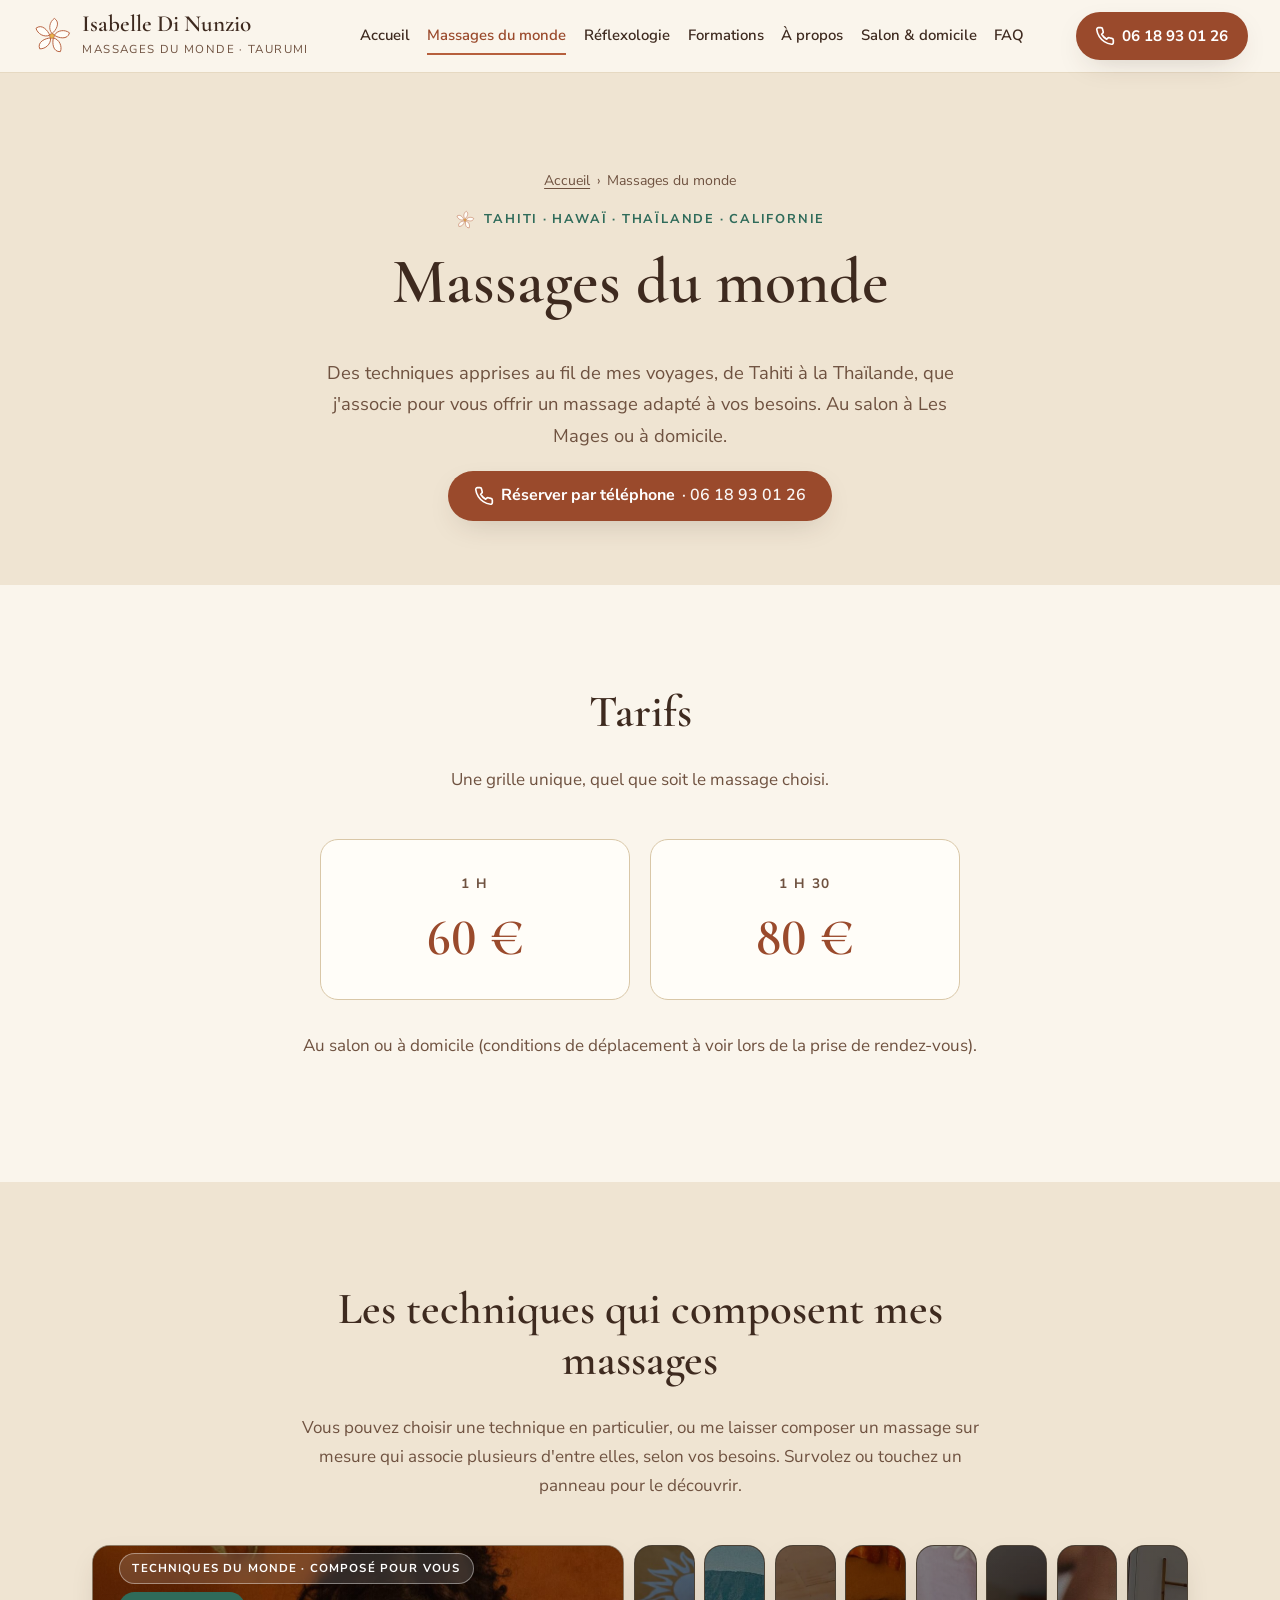
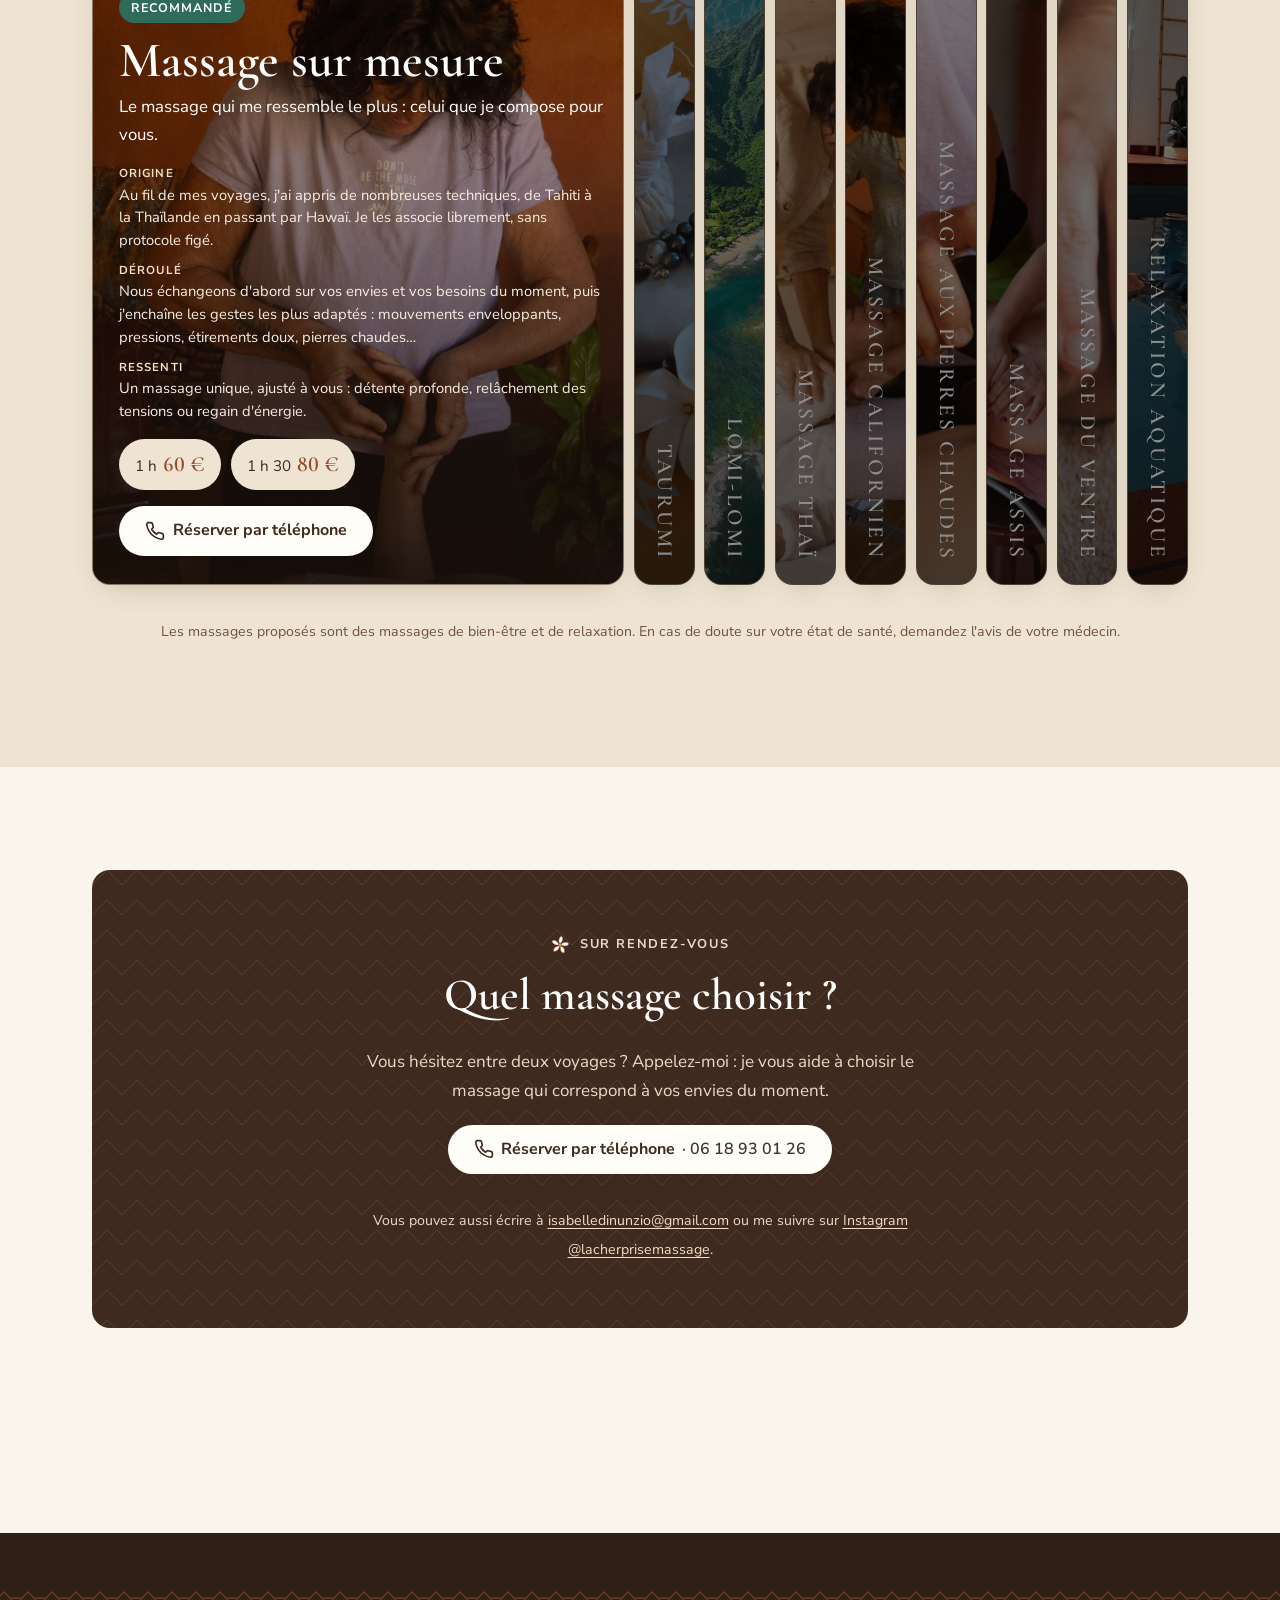
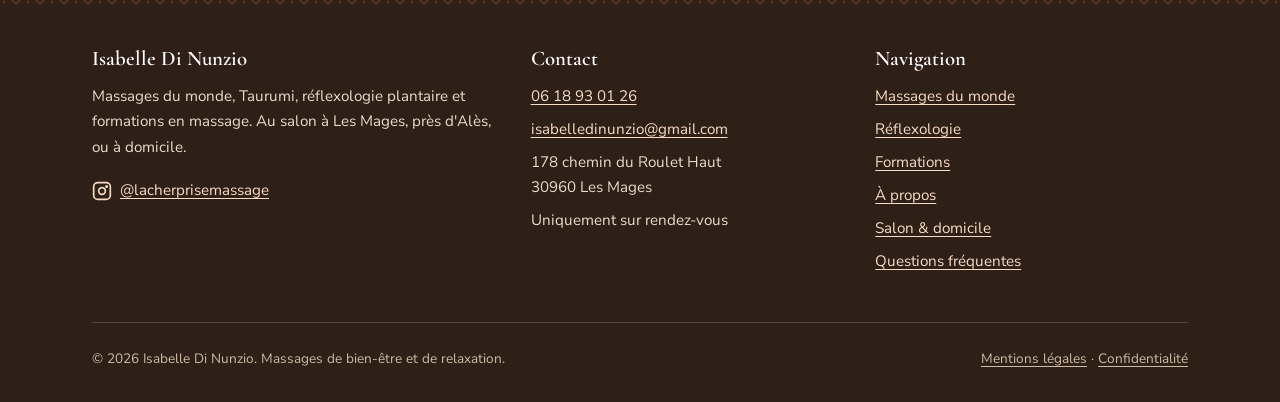
<file: massages-du-monde.html>
<!DOCTYPE html>
<html lang="fr">
<head>
  <meta charset="utf-8">
  <meta name="viewport" content="width=device-width, initial-scale=1">
  <title>Massages du monde sur mesure à Alès et Les Mages – Taurumi, lomi-lomi, thaï | Isabelle Di Nunzio</title>
  <meta name="description" content="Massages du monde adaptés à vos besoins à Les Mages près d'Alès ou à domicile : Taurumi, lomi-lomi, thaï, californien, pierres chaudes, massage assis, massage du ventre, relaxation aquatique. 1 h 60 €, 1 h 30 80 €.">
  <meta name="robots" content="noindex, nofollow">
  <link rel="canonical" href="https://iloebaudu.github.io/massages-du-monde.html">
  <meta name="theme-color" content="#FAF5EC">

  <!-- Open Graph / réseaux sociaux -->
  <meta property="og:type" content="website">
  <meta property="og:locale" content="fr_FR">
  <meta property="og:site_name" content="Isabelle Di Nunzio – Massages du monde">
  <meta property="og:title" content="Massages du monde sur mesure à Alès et Les Mages – Taurumi, lomi-lomi, thaï | Isabelle Di Nunzio">
  <meta property="og:description" content="Massages du monde adaptés à vos besoins à Les Mages près d'Alès ou à domicile : Taurumi, lomi-lomi, thaï, californien, pierres chaudes, massage assis, massage du ventre, relaxation aquatique. 1 h 60 €, 1 h 30 80 €.">
  <meta property="og:url" content="https://iloebaudu.github.io/massages-du-monde.html">
  <meta property="og:image" content="https://iloebaudu.github.io/og-image.jpg">
  <meta property="og:image:width" content="1200">
  <meta property="og:image:height" content="630">
  <meta name="twitter:card" content="summary_large_image">
  <meta name="twitter:title" content="Massages du monde sur mesure à Alès et Les Mages – Taurumi, lomi-lomi, thaï | Isabelle Di Nunzio">
  <meta name="twitter:description" content="Massages du monde adaptés à vos besoins à Les Mages près d'Alès ou à domicile : Taurumi, lomi-lomi, thaï, californien, pierres chaudes, massage assis, massage du ventre, relaxation aquatique. 1 h 60 €, 1 h 30 80 €.">
  <meta name="twitter:image" content="https://iloebaudu.github.io/og-image.jpg">

  <!-- Icônes -->
  <link rel="icon" href="favicon.svg" type="image/svg+xml">
  <link rel="icon" href="favicon-32.png" sizes="32x32" type="image/png">
  <link rel="apple-touch-icon" href="apple-touch-icon.png">

  <!-- Polices (hébergées localement) et styles -->
  <link rel="preload" href="fonts/cormorant-garamond-latin-600-normal.woff2" as="font" type="font/woff2" crossorigin>
  <link rel="preload" href="fonts/nunito-sans-latin-400-normal.woff2" as="font" type="font/woff2" crossorigin>
  <link rel="stylesheet" href="css/style.css?v=20">
  <script>document.documentElement.classList.add("js")</script>
  <script src="data/massages.js?v=20" defer></script>
  <script src="js/main.js?v=20" defer></script>
<script type="application/ld+json">
{
  "@context": "https://schema.org",
  "@type": "BreadcrumbList",
  "itemListElement": [
    {
      "@type": "ListItem",
      "position": 1,
      "name": "Accueil",
      "item": "https://iloebaudu.github.io/"
    },
    {
      "@type": "ListItem",
      "position": 2,
      "name": "Massages du monde",
      "item": "https://iloebaudu.github.io/massages-du-monde.html"
    }
  ]
}
</script>
</head><body>
<a class="skip-link" href="#contenu">Aller au contenu</a>

<!-- ============ EN-TÊTE (identique sur toutes les pages) ============ -->
<header class="site-header">
  <div class="container">
    <a class="logo" href="index.html">
      <img src="images/motifs/tiare.svg" alt="" width="40" height="40">
      <span>
        <span class="logo__nom">Isabelle Di Nunzio</span>
        <span class="logo__sous">Massages du monde · Taurumi</span>
      </span>
    </a>
    <button class="nav-toggle" type="button" aria-expanded="false" aria-controls="site-nav" aria-label="Ouvrir le menu">
      <span class="nav-toggle__barres"></span>
    </button>
    <nav id="site-nav" class="site-nav" aria-label="Navigation principale">
      <ul>
        <li><a href="index.html">Accueil</a></li>
        <li><a href="massages-du-monde.html" aria-current="page">Massages du monde</a></li>
        <li><a href="reflexologie.html">Réflexologie</a></li>
        <li><a href="formations.html">Formations</a></li>
        <li><a href="a-propos.html">À propos</a></li>
        <li><a href="salon-domicile-contact.html">Salon & domicile</a></li>
        <li><a href="faq.html">FAQ</a></li>
      </ul>
      <a class="btn btn--appel " href="tel:+33618930126"><svg aria-hidden="true" viewBox="0 0 24 24" fill="none" stroke="currentColor" stroke-width="2" stroke-linecap="round" stroke-linejoin="round"><path d="M22 16.9v3a2 2 0 0 1-2.2 2 19.8 19.8 0 0 1-8.6-3.1 19.5 19.5 0 0 1-6-6A19.8 19.8 0 0 1 2.1 4.2 2 2 0 0 1 4.1 2h3a2 2 0 0 1 2 1.7c.1 1 .4 1.9.7 2.8a2 2 0 0 1-.5 2.1L8 9.9a16 16 0 0 0 6 6l1.3-1.3a2 2 0 0 1 2.1-.4c.9.3 1.8.6 2.8.7a2 2 0 0 1 1.7 2z"/></svg><span>Réserver par téléphone</span> <span class="numero">06 18 93 01 26</span></a>
    </nav>
    <a class="btn btn--appel header-appel" href="tel:+33618930126"><svg aria-hidden="true" viewBox="0 0 24 24" fill="none" stroke="currentColor" stroke-width="2" stroke-linecap="round" stroke-linejoin="round"><path d="M22 16.9v3a2 2 0 0 1-2.2 2 19.8 19.8 0 0 1-8.6-3.1 19.5 19.5 0 0 1-6-6A19.8 19.8 0 0 1 2.1 4.2 2 2 0 0 1 4.1 2h3a2 2 0 0 1 2 1.7c.1 1 .4 1.9.7 2.8a2 2 0 0 1-.5 2.1L8 9.9a16 16 0 0 0 6 6l1.3-1.3a2 2 0 0 1 2.1-.4c.9.3 1.8.6 2.8.7a2 2 0 0 1 1.7 2z"/></svg><span>06 18 93 01 26</span><span class="visually-hidden"> – Réserver par téléphone</span></a>
  </div>
</header>

<main id="contenu">

  <section class="page-hero section--sable fond-tapa">
    <div class="container">
      <nav class="fil-ariane" aria-label="Fil d'Ariane"><ol><li><a href="index.html">Accueil</a></li><li aria-current="page">Massages du monde</li></ol></nav>
      <p class="ornement">Tahiti · Hawaï · Thaïlande · Californie</p>
      <h1>Massages du monde</h1>
      <p class="chapeau">Des techniques apprises au fil de mes voyages, de Tahiti à la Thaïlande, que j'associe pour vous offrir un massage adapté à vos besoins. Au salon à Les Mages ou à domicile.</p>
      <div class="groupe-btn" style="justify-content:center"><a class="btn btn--appel " href="tel:+33618930126"><svg aria-hidden="true" viewBox="0 0 24 24" fill="none" stroke="currentColor" stroke-width="2" stroke-linecap="round" stroke-linejoin="round"><path d="M22 16.9v3a2 2 0 0 1-2.2 2 19.8 19.8 0 0 1-8.6-3.1 19.5 19.5 0 0 1-6-6A19.8 19.8 0 0 1 2.1 4.2 2 2 0 0 1 4.1 2h3a2 2 0 0 1 2 1.7c.1 1 .4 1.9.7 2.8a2 2 0 0 1-.5 2.1L8 9.9a16 16 0 0 0 6 6l1.3-1.3a2 2 0 0 1 2.1-.4c.9.3 1.8.6 2.8.7a2 2 0 0 1 1.7 2z"/></svg><span>Réserver par téléphone</span> <span class="numero">06 18 93 01 26</span></a></div>
    </div>
  </section>

  <section class="section" aria-label="Tarifs">
    <div class="container">
      <div class="section__entete reveal">
        <h2>Tarifs</h2>
        <p>Une grille unique, quel que soit le massage choisi.</p>
      </div>
      <div class="grille-tarifs reveal">
        <div class="tarif-bloc"><p class="tarif-bloc__duree" data-duree="0">1 h</p><p class="tarif-bloc__prix mb-0" data-prix="0">60 €</p></div>
        <div class="tarif-bloc"><p class="tarif-bloc__duree" data-duree="1">1 h 30</p><p class="tarif-bloc__prix mb-0" data-prix="1">80 €</p></div>
      </div>
      <p class="centre mt-2 texte-bois">Au salon ou à domicile (conditions de déplacement à voir lors de la prise de rendez-vous).</p>
    </div>
  </section>

  <section class="section section--sable fond-tapa" aria-labelledby="titre-liste">
    <div class="container">
      <div class="section__entete">
        <h2 id="titre-liste">Les techniques qui composent mes massages</h2>
        <p>Vous pouvez choisir une technique en particulier, ou me laisser composer un massage sur mesure qui associe plusieurs d'entre elles, selon vos besoins. Survolez ou touchez un panneau pour le découvrir.</p>
      </div>
      <!-- Les cartes sont générées automatiquement depuis data/massages.js -->
      <div id="liste-massages" class="elastic">
        <noscript><p>Les massages proposés : massage sur mesure, Taurumi (Tahiti), Lomi-lomi (Hawaï), massage thaï, massage californien, massage aux pierres chaudes, massage assis, massage du ventre et relaxation aquatique. Tarifs : 1 h 60 €, 1 h 30 80 €.</p></noscript>
      </div>
      <p class="centre mt-2 texte-bois"><small>Les massages proposés sont des massages de bien-être et de relaxation. En cas de doute sur votre état de santé, demandez l'avis de votre médecin.</small></p>
    </div>
  </section>

  <!-- ============ Bandeau de réservation ============ -->
  <section class="section" aria-labelledby="titre-cta">
    <div class="container">
      <div class="cta reveal">
        <p class="ornement">Sur rendez-vous</p>
        <h2 id="titre-cta">Quel massage choisir ?</h2>
        <p>Vous hésitez entre deux voyages ? Appelez-moi : je vous aide à choisir le massage qui correspond à vos envies du moment.</p>
        <div class="groupe-btn"><a class="btn btn--appel " href="tel:+33618930126"><svg aria-hidden="true" viewBox="0 0 24 24" fill="none" stroke="currentColor" stroke-width="2" stroke-linecap="round" stroke-linejoin="round"><path d="M22 16.9v3a2 2 0 0 1-2.2 2 19.8 19.8 0 0 1-8.6-3.1 19.5 19.5 0 0 1-6-6A19.8 19.8 0 0 1 2.1 4.2 2 2 0 0 1 4.1 2h3a2 2 0 0 1 2 1.7c.1 1 .4 1.9.7 2.8a2 2 0 0 1-.5 2.1L8 9.9a16 16 0 0 0 6 6l1.3-1.3a2 2 0 0 1 2.1-.4c.9.3 1.8.6 2.8.7a2 2 0 0 1 1.7 2z"/></svg><span>Réserver par téléphone</span> <span class="numero">06 18 93 01 26</span></a></div>
        <p class="mt-2 mb-0"><small>Vous pouvez aussi écrire à <a href="mailto:isabelledinunzio@gmail.com">isabelledinunzio@gmail.com</a> ou me suivre sur <a href="https://www.instagram.com/lacherprisemassage/" rel="noopener">Instagram @lacherprisemassage</a>.</small></p>
      </div>
    </div>
  </section>
</main>

<!-- ============ PIED DE PAGE (identique sur toutes les pages) ============ -->
<footer class="site-footer">
  <div class="frise-tapa" aria-hidden="true"></div>
  <div class="container">
    <div class="footer-grille">
      <div>
        <h2>Isabelle Di Nunzio</h2>
        <p>Massages du monde, Taurumi, réflexologie plantaire et formations en massage. Au salon à Les Mages, près d'Alès, ou à domicile.</p>
        <p><a class="lien-insta" href="https://www.instagram.com/lacherprisemassage/" rel="noopener"><svg aria-hidden="true" viewBox="0 0 24 24" fill="none" stroke="currentColor" stroke-width="2" stroke-linecap="round" stroke-linejoin="round"><rect x="2" y="2" width="20" height="20" rx="5"/><circle cx="12" cy="12" r="4"/><circle cx="17.5" cy="6.5" r=".8" fill="currentColor"/></svg><span>@lacherprisemassage</span></a></p>
      </div>
      <div>
        <h2>Contact</h2>
        <ul>
          <li><a href="tel:+33618930126">06 18 93 01 26</a></li>
          <li><a href="mailto:isabelledinunzio@gmail.com">isabelledinunzio@gmail.com</a></li>
          <li>178 chemin du Roulet Haut<br>30960 Les Mages</li>
          <li>Uniquement sur rendez-vous</li>
        </ul>
      </div>
      <div>
        <h2>Navigation</h2>
        <ul>
          <li><a href="massages-du-monde.html">Massages du monde</a></li>
          <li><a href="reflexologie.html">Réflexologie</a></li>
          <li><a href="formations.html">Formations</a></li>
          <li><a href="a-propos.html">À propos</a></li>
          <li><a href="salon-domicile-contact.html">Salon &amp; domicile</a></li>
          <li><a href="faq.html">Questions fréquentes</a></li>
        </ul>
      </div>
    </div>
    <div class="footer-bas">
      <p class="mb-0">© <span data-annee>2026</span> Isabelle Di Nunzio. Massages de bien-être et de relaxation.</p>
      <p class="mb-0"><a href="mentions-legales.html">Mentions légales</a> · <a href="politique-confidentialite.html">Confidentialité</a></p>
    </div>
  </div>
</footer>

<!-- Barre d'appel fixe, visible uniquement sur mobile -->
<div class="callbar"><a class="btn btn--appel " href="tel:+33618930126"><svg aria-hidden="true" viewBox="0 0 24 24" fill="none" stroke="currentColor" stroke-width="2" stroke-linecap="round" stroke-linejoin="round"><path d="M22 16.9v3a2 2 0 0 1-2.2 2 19.8 19.8 0 0 1-8.6-3.1 19.5 19.5 0 0 1-6-6A19.8 19.8 0 0 1 2.1 4.2 2 2 0 0 1 4.1 2h3a2 2 0 0 1 2 1.7c.1 1 .4 1.9.7 2.8a2 2 0 0 1-.5 2.1L8 9.9a16 16 0 0 0 6 6l1.3-1.3a2 2 0 0 1 2.1-.4c.9.3 1.8.6 2.8.7a2 2 0 0 1 1.7 2z"/></svg><span>Réserver par téléphone</span> <span class="numero">06 18 93 01 26</span></a></div>
</body>
</html>
</file>
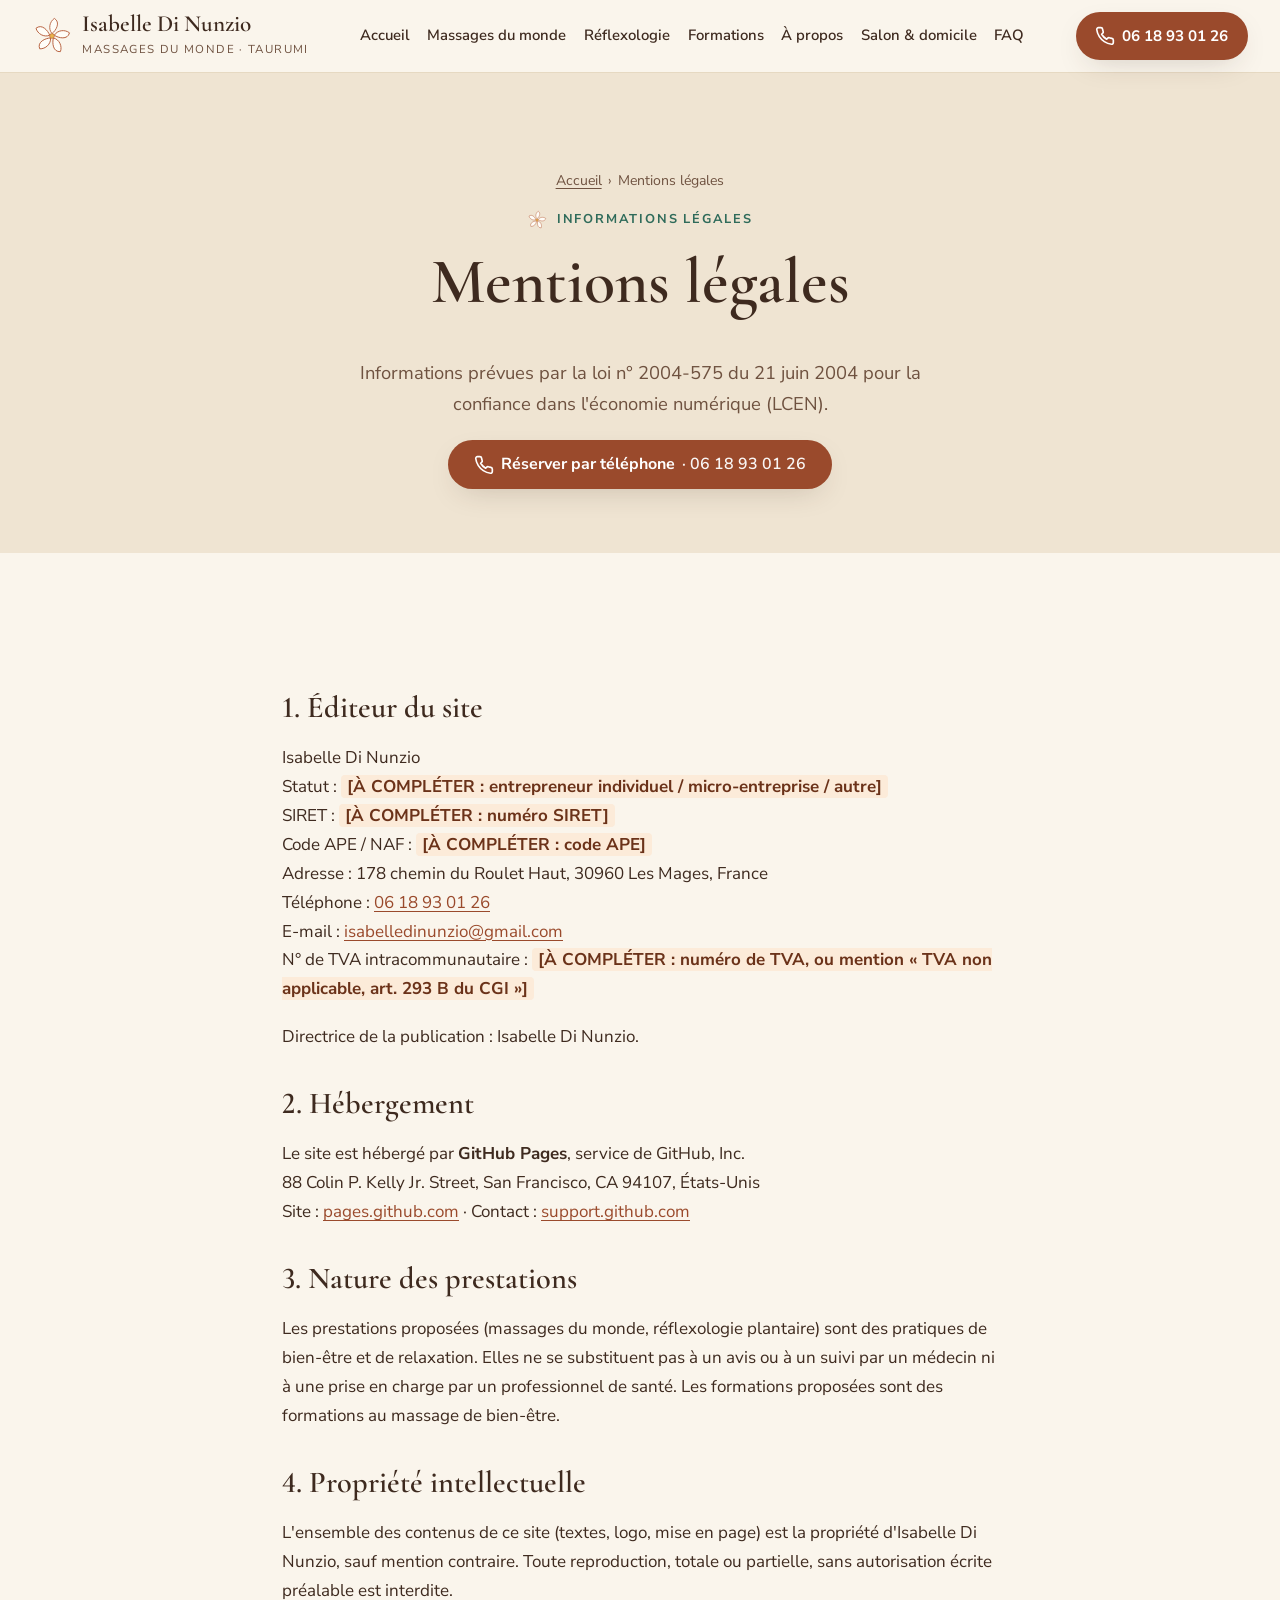
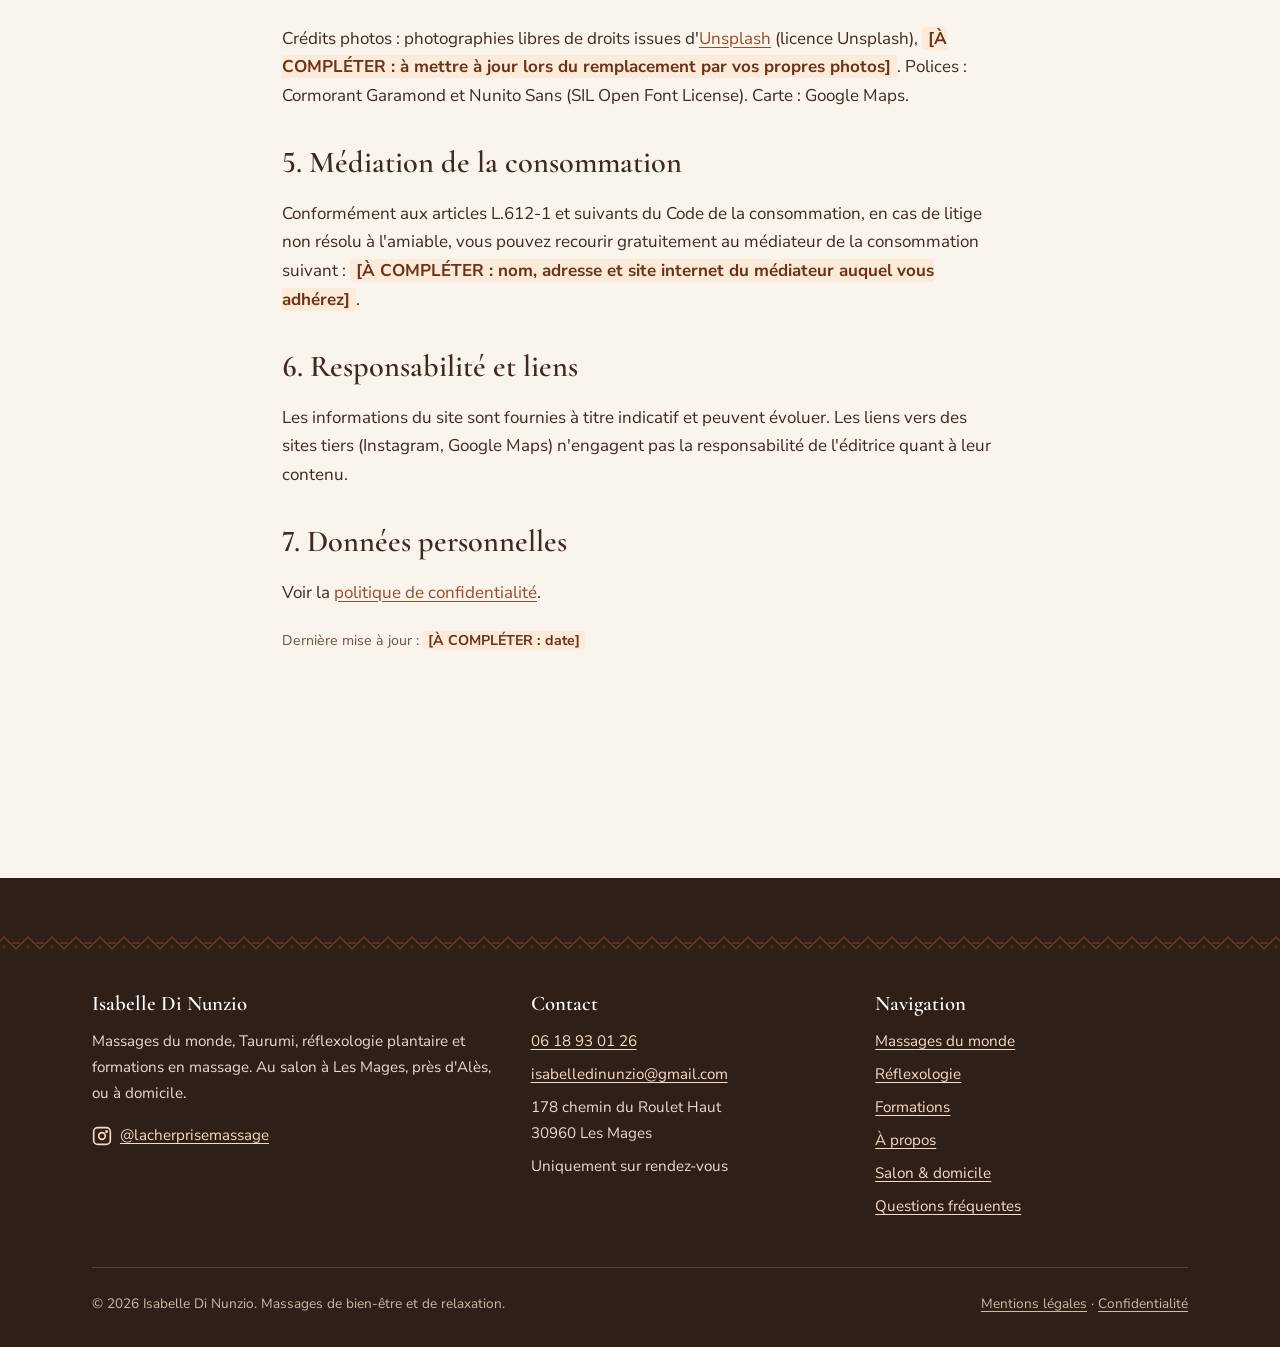
<file: mentions-legales.html>
<!DOCTYPE html>
<html lang="fr">
<head>
  <meta charset="utf-8">
  <meta name="viewport" content="width=device-width, initial-scale=1">
  <title>Mentions légales | Isabelle Di Nunzio – Massages du monde</title>
  <meta name="description" content="Mentions légales du site d'Isabelle Di Nunzio, praticienne en massages du monde et réflexologie à Les Mages : éditeur, hébergement, propriété intellectuelle.">
  <meta name="robots" content="noindex, nofollow">
  <link rel="canonical" href="https://iloebaudu.github.io/mentions-legales.html">
  <meta name="theme-color" content="#FAF5EC">

  <!-- Open Graph / réseaux sociaux -->
  <meta property="og:type" content="website">
  <meta property="og:locale" content="fr_FR">
  <meta property="og:site_name" content="Isabelle Di Nunzio – Massages du monde">
  <meta property="og:title" content="Mentions légales | Isabelle Di Nunzio – Massages du monde">
  <meta property="og:description" content="Mentions légales du site d'Isabelle Di Nunzio, praticienne en massages du monde et réflexologie à Les Mages : éditeur, hébergement, propriété intellectuelle.">
  <meta property="og:url" content="https://iloebaudu.github.io/mentions-legales.html">
  <meta property="og:image" content="https://iloebaudu.github.io/og-image.jpg">
  <meta property="og:image:width" content="1200">
  <meta property="og:image:height" content="630">
  <meta name="twitter:card" content="summary_large_image">
  <meta name="twitter:title" content="Mentions légales | Isabelle Di Nunzio – Massages du monde">
  <meta name="twitter:description" content="Mentions légales du site d'Isabelle Di Nunzio, praticienne en massages du monde et réflexologie à Les Mages : éditeur, hébergement, propriété intellectuelle.">
  <meta name="twitter:image" content="https://iloebaudu.github.io/og-image.jpg">

  <!-- Icônes -->
  <link rel="icon" href="favicon.svg" type="image/svg+xml">
  <link rel="icon" href="favicon-32.png" sizes="32x32" type="image/png">
  <link rel="apple-touch-icon" href="apple-touch-icon.png">

  <!-- Polices (hébergées localement) et styles -->
  <link rel="preload" href="fonts/cormorant-garamond-latin-600-normal.woff2" as="font" type="font/woff2" crossorigin>
  <link rel="preload" href="fonts/nunito-sans-latin-400-normal.woff2" as="font" type="font/woff2" crossorigin>
  <link rel="stylesheet" href="css/style.css?v=20">
  <script>document.documentElement.classList.add("js")</script>
  <script src="data/massages.js?v=20" defer></script>
  <script src="js/main.js?v=20" defer></script>

</head><body>
<a class="skip-link" href="#contenu">Aller au contenu</a>

<!-- ============ EN-TÊTE (identique sur toutes les pages) ============ -->
<header class="site-header">
  <div class="container">
    <a class="logo" href="index.html">
      <img src="images/motifs/tiare.svg" alt="" width="40" height="40">
      <span>
        <span class="logo__nom">Isabelle Di Nunzio</span>
        <span class="logo__sous">Massages du monde · Taurumi</span>
      </span>
    </a>
    <button class="nav-toggle" type="button" aria-expanded="false" aria-controls="site-nav" aria-label="Ouvrir le menu">
      <span class="nav-toggle__barres"></span>
    </button>
    <nav id="site-nav" class="site-nav" aria-label="Navigation principale">
      <ul>
        <li><a href="index.html">Accueil</a></li>
        <li><a href="massages-du-monde.html">Massages du monde</a></li>
        <li><a href="reflexologie.html">Réflexologie</a></li>
        <li><a href="formations.html">Formations</a></li>
        <li><a href="a-propos.html">À propos</a></li>
        <li><a href="salon-domicile-contact.html">Salon & domicile</a></li>
        <li><a href="faq.html">FAQ</a></li>
      </ul>
      <a class="btn btn--appel " href="tel:+33618930126"><svg aria-hidden="true" viewBox="0 0 24 24" fill="none" stroke="currentColor" stroke-width="2" stroke-linecap="round" stroke-linejoin="round"><path d="M22 16.9v3a2 2 0 0 1-2.2 2 19.8 19.8 0 0 1-8.6-3.1 19.5 19.5 0 0 1-6-6A19.8 19.8 0 0 1 2.1 4.2 2 2 0 0 1 4.1 2h3a2 2 0 0 1 2 1.7c.1 1 .4 1.9.7 2.8a2 2 0 0 1-.5 2.1L8 9.9a16 16 0 0 0 6 6l1.3-1.3a2 2 0 0 1 2.1-.4c.9.3 1.8.6 2.8.7a2 2 0 0 1 1.7 2z"/></svg><span>Réserver par téléphone</span> <span class="numero">06 18 93 01 26</span></a>
    </nav>
    <a class="btn btn--appel header-appel" href="tel:+33618930126"><svg aria-hidden="true" viewBox="0 0 24 24" fill="none" stroke="currentColor" stroke-width="2" stroke-linecap="round" stroke-linejoin="round"><path d="M22 16.9v3a2 2 0 0 1-2.2 2 19.8 19.8 0 0 1-8.6-3.1 19.5 19.5 0 0 1-6-6A19.8 19.8 0 0 1 2.1 4.2 2 2 0 0 1 4.1 2h3a2 2 0 0 1 2 1.7c.1 1 .4 1.9.7 2.8a2 2 0 0 1-.5 2.1L8 9.9a16 16 0 0 0 6 6l1.3-1.3a2 2 0 0 1 2.1-.4c.9.3 1.8.6 2.8.7a2 2 0 0 1 1.7 2z"/></svg><span>06 18 93 01 26</span><span class="visually-hidden"> – Réserver par téléphone</span></a>
  </div>
</header>

<main id="contenu">

  <section class="page-hero section--sable">
    <div class="container">
      <nav class="fil-ariane" aria-label="Fil d'Ariane"><ol><li><a href="index.html">Accueil</a></li><li aria-current="page">Mentions légales</li></ol></nav>
      <p class="ornement">Informations légales</p>
      <h1>Mentions légales</h1>
      <p class="chapeau">Informations prévues par la loi n° 2004-575 du 21 juin 2004 pour la confiance dans l'économie numérique (LCEN).</p>
      <div class="groupe-btn" style="justify-content:center"><a class="btn btn--appel " href="tel:+33618930126"><svg aria-hidden="true" viewBox="0 0 24 24" fill="none" stroke="currentColor" stroke-width="2" stroke-linecap="round" stroke-linejoin="round"><path d="M22 16.9v3a2 2 0 0 1-2.2 2 19.8 19.8 0 0 1-8.6-3.1 19.5 19.5 0 0 1-6-6A19.8 19.8 0 0 1 2.1 4.2 2 2 0 0 1 4.1 2h3a2 2 0 0 1 2 1.7c.1 1 .4 1.9.7 2.8a2 2 0 0 1-.5 2.1L8 9.9a16 16 0 0 0 6 6l1.3-1.3a2 2 0 0 1 2.1-.4c.9.3 1.8.6 2.8.7a2 2 0 0 1 1.7 2z"/></svg><span>Réserver par téléphone</span> <span class="numero">06 18 93 01 26</span></a></div>
    </div>
  </section>

  <section class="section prose">
    <div class="container container--etroit">
      <h2>1. Éditeur du site</h2>
      <p>
        Isabelle Di Nunzio<br>
        Statut : <span class="a-completer">[À COMPLÉTER : entrepreneur individuel / micro-entreprise / autre]</span><br>
        SIRET : <span class="a-completer">[À COMPLÉTER : numéro SIRET]</span><br>
        Code APE / NAF : <span class="a-completer">[À COMPLÉTER : code APE]</span><br>
        Adresse : 178 chemin du Roulet Haut, 30960 Les Mages, France<br>
        Téléphone : <a href="tel:+33618930126">06 18 93 01 26</a><br>
        E-mail : <a href="mailto:isabelledinunzio@gmail.com">isabelledinunzio@gmail.com</a><br>
        N° de TVA intracommunautaire : <span class="a-completer">[À COMPLÉTER : numéro de TVA, ou mention « TVA non applicable, art. 293 B du CGI »]</span>
      </p>
      <p>Directrice de la publication : Isabelle Di Nunzio.</p>

      <h2>2. Hébergement</h2>
      <p>Le site est hébergé par <strong>GitHub Pages</strong>, service de GitHub, Inc.<br>
        88 Colin P. Kelly Jr. Street, San Francisco, CA 94107, États-Unis<br>
        Site : <a href="https://pages.github.com/" rel="noopener">pages.github.com</a> · Contact : <a href="https://support.github.com/" rel="noopener">support.github.com</a></p>

      <h2>3. Nature des prestations</h2>
      <p>Les prestations proposées (massages du monde, réflexologie plantaire) sont des pratiques de bien-être et de relaxation. Elles ne se substituent pas à un avis ou à un suivi par un médecin ni à une prise en charge par un professionnel de santé. Les formations proposées sont des formations au massage de bien-être.</p>

      <h2>4. Propriété intellectuelle</h2>
      <p>L'ensemble des contenus de ce site (textes, logo, mise en page) est la propriété d'Isabelle Di Nunzio, sauf mention contraire. Toute reproduction, totale ou partielle, sans autorisation écrite préalable est interdite.</p>
      <p>Crédits photos : photographies libres de droits issues d'<a href="https://unsplash.com" rel="noopener">Unsplash</a> (licence Unsplash), <span class="a-completer">[À COMPLÉTER : à mettre à jour lors du remplacement par vos propres photos]</span>. Polices : Cormorant Garamond et Nunito Sans (SIL Open Font License). Carte : Google Maps.</p>

      <h2>5. Médiation de la consommation</h2>
      <p>Conformément aux articles L.612-1 et suivants du Code de la consommation, en cas de litige non résolu à l'amiable, vous pouvez recourir gratuitement au médiateur de la consommation suivant : <span class="a-completer">[À COMPLÉTER : nom, adresse et site internet du médiateur auquel vous adhérez]</span>.</p>

      <h2>6. Responsabilité et liens</h2>
      <p>Les informations du site sont fournies à titre indicatif et peuvent évoluer. Les liens vers des sites tiers (Instagram, Google Maps) n'engagent pas la responsabilité de l'éditrice quant à leur contenu.</p>

      <h2>7. Données personnelles</h2>
      <p>Voir la <a href="politique-confidentialite.html">politique de confidentialité</a>.</p>

      <p class="texte-bois"><small>Dernière mise à jour : <span class="a-completer">[À COMPLÉTER : date]</span></small></p>
    </div>
  </section>
</main>

<!-- ============ PIED DE PAGE (identique sur toutes les pages) ============ -->
<footer class="site-footer">
  <div class="frise-tapa" aria-hidden="true"></div>
  <div class="container">
    <div class="footer-grille">
      <div>
        <h2>Isabelle Di Nunzio</h2>
        <p>Massages du monde, Taurumi, réflexologie plantaire et formations en massage. Au salon à Les Mages, près d'Alès, ou à domicile.</p>
        <p><a class="lien-insta" href="https://www.instagram.com/lacherprisemassage/" rel="noopener"><svg aria-hidden="true" viewBox="0 0 24 24" fill="none" stroke="currentColor" stroke-width="2" stroke-linecap="round" stroke-linejoin="round"><rect x="2" y="2" width="20" height="20" rx="5"/><circle cx="12" cy="12" r="4"/><circle cx="17.5" cy="6.5" r=".8" fill="currentColor"/></svg><span>@lacherprisemassage</span></a></p>
      </div>
      <div>
        <h2>Contact</h2>
        <ul>
          <li><a href="tel:+33618930126">06 18 93 01 26</a></li>
          <li><a href="mailto:isabelledinunzio@gmail.com">isabelledinunzio@gmail.com</a></li>
          <li>178 chemin du Roulet Haut<br>30960 Les Mages</li>
          <li>Uniquement sur rendez-vous</li>
        </ul>
      </div>
      <div>
        <h2>Navigation</h2>
        <ul>
          <li><a href="massages-du-monde.html">Massages du monde</a></li>
          <li><a href="reflexologie.html">Réflexologie</a></li>
          <li><a href="formations.html">Formations</a></li>
          <li><a href="a-propos.html">À propos</a></li>
          <li><a href="salon-domicile-contact.html">Salon &amp; domicile</a></li>
          <li><a href="faq.html">Questions fréquentes</a></li>
        </ul>
      </div>
    </div>
    <div class="footer-bas">
      <p class="mb-0">© <span data-annee>2026</span> Isabelle Di Nunzio. Massages de bien-être et de relaxation.</p>
      <p class="mb-0"><a href="mentions-legales.html">Mentions légales</a> · <a href="politique-confidentialite.html">Confidentialité</a></p>
    </div>
  </div>
</footer>

<!-- Barre d'appel fixe, visible uniquement sur mobile -->
<div class="callbar"><a class="btn btn--appel " href="tel:+33618930126"><svg aria-hidden="true" viewBox="0 0 24 24" fill="none" stroke="currentColor" stroke-width="2" stroke-linecap="round" stroke-linejoin="round"><path d="M22 16.9v3a2 2 0 0 1-2.2 2 19.8 19.8 0 0 1-8.6-3.1 19.5 19.5 0 0 1-6-6A19.8 19.8 0 0 1 2.1 4.2 2 2 0 0 1 4.1 2h3a2 2 0 0 1 2 1.7c.1 1 .4 1.9.7 2.8a2 2 0 0 1-.5 2.1L8 9.9a16 16 0 0 0 6 6l1.3-1.3a2 2 0 0 1 2.1-.4c.9.3 1.8.6 2.8.7a2 2 0 0 1 1.7 2z"/></svg><span>Réserver par téléphone</span> <span class="numero">06 18 93 01 26</span></a></div>
</body>
</html>
</file>
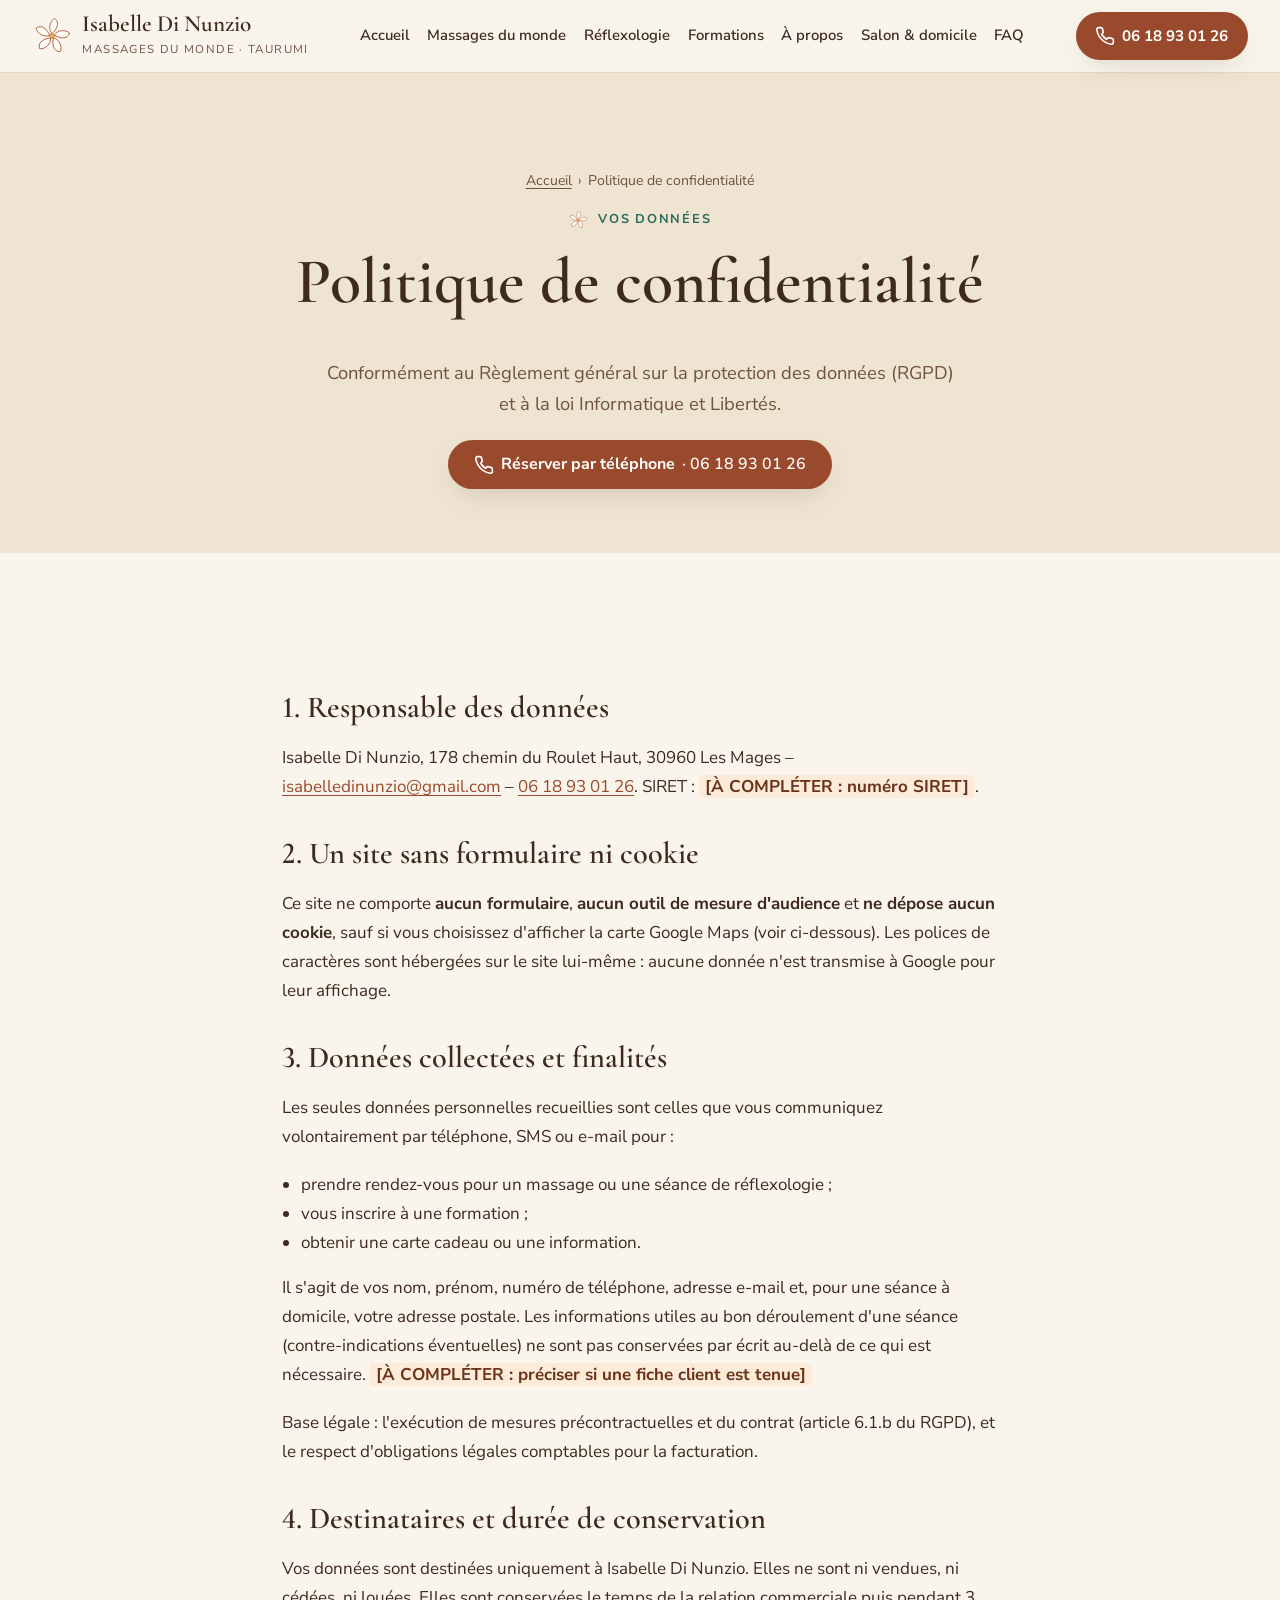
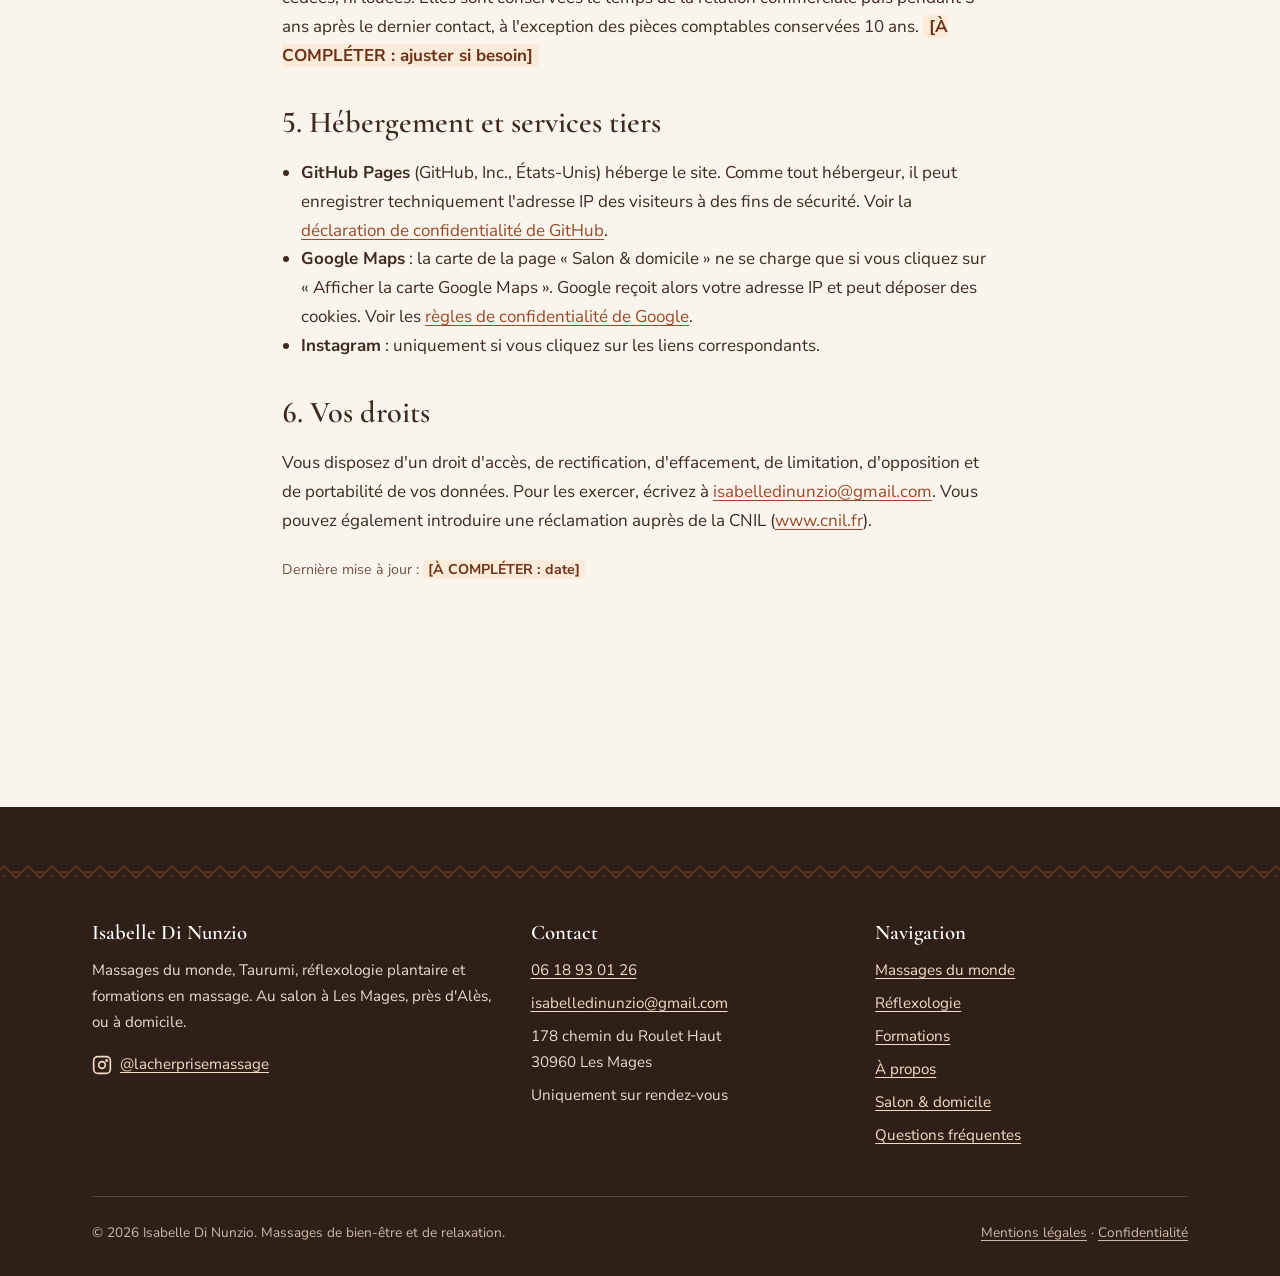
<file: politique-confidentialite.html>
<!DOCTYPE html>
<html lang="fr">
<head>
  <meta charset="utf-8">
  <meta name="viewport" content="width=device-width, initial-scale=1">
  <title>Politique de confidentialité | Isabelle Di Nunzio – Massages du monde</title>
  <meta name="description" content="Politique de confidentialité et gestion des données personnelles du site d'Isabelle Di Nunzio, praticienne en massages du monde à Les Mages. Aucun cookie.">
  <meta name="robots" content="noindex, nofollow">
  <link rel="canonical" href="https://iloebaudu.github.io/politique-confidentialite.html">
  <meta name="theme-color" content="#FAF5EC">

  <!-- Open Graph / réseaux sociaux -->
  <meta property="og:type" content="website">
  <meta property="og:locale" content="fr_FR">
  <meta property="og:site_name" content="Isabelle Di Nunzio – Massages du monde">
  <meta property="og:title" content="Politique de confidentialité | Isabelle Di Nunzio – Massages du monde">
  <meta property="og:description" content="Politique de confidentialité et gestion des données personnelles du site d'Isabelle Di Nunzio, praticienne en massages du monde à Les Mages. Aucun cookie.">
  <meta property="og:url" content="https://iloebaudu.github.io/politique-confidentialite.html">
  <meta property="og:image" content="https://iloebaudu.github.io/og-image.jpg">
  <meta property="og:image:width" content="1200">
  <meta property="og:image:height" content="630">
  <meta name="twitter:card" content="summary_large_image">
  <meta name="twitter:title" content="Politique de confidentialité | Isabelle Di Nunzio – Massages du monde">
  <meta name="twitter:description" content="Politique de confidentialité et gestion des données personnelles du site d'Isabelle Di Nunzio, praticienne en massages du monde à Les Mages. Aucun cookie.">
  <meta name="twitter:image" content="https://iloebaudu.github.io/og-image.jpg">

  <!-- Icônes -->
  <link rel="icon" href="favicon.svg" type="image/svg+xml">
  <link rel="icon" href="favicon-32.png" sizes="32x32" type="image/png">
  <link rel="apple-touch-icon" href="apple-touch-icon.png">

  <!-- Polices (hébergées localement) et styles -->
  <link rel="preload" href="fonts/cormorant-garamond-latin-600-normal.woff2" as="font" type="font/woff2" crossorigin>
  <link rel="preload" href="fonts/nunito-sans-latin-400-normal.woff2" as="font" type="font/woff2" crossorigin>
  <link rel="stylesheet" href="css/style.css?v=20">
  <script>document.documentElement.classList.add("js")</script>
  <script src="data/massages.js?v=20" defer></script>
  <script src="js/main.js?v=20" defer></script>

</head><body>
<a class="skip-link" href="#contenu">Aller au contenu</a>

<!-- ============ EN-TÊTE (identique sur toutes les pages) ============ -->
<header class="site-header">
  <div class="container">
    <a class="logo" href="index.html">
      <img src="images/motifs/tiare.svg" alt="" width="40" height="40">
      <span>
        <span class="logo__nom">Isabelle Di Nunzio</span>
        <span class="logo__sous">Massages du monde · Taurumi</span>
      </span>
    </a>
    <button class="nav-toggle" type="button" aria-expanded="false" aria-controls="site-nav" aria-label="Ouvrir le menu">
      <span class="nav-toggle__barres"></span>
    </button>
    <nav id="site-nav" class="site-nav" aria-label="Navigation principale">
      <ul>
        <li><a href="index.html">Accueil</a></li>
        <li><a href="massages-du-monde.html">Massages du monde</a></li>
        <li><a href="reflexologie.html">Réflexologie</a></li>
        <li><a href="formations.html">Formations</a></li>
        <li><a href="a-propos.html">À propos</a></li>
        <li><a href="salon-domicile-contact.html">Salon & domicile</a></li>
        <li><a href="faq.html">FAQ</a></li>
      </ul>
      <a class="btn btn--appel " href="tel:+33618930126"><svg aria-hidden="true" viewBox="0 0 24 24" fill="none" stroke="currentColor" stroke-width="2" stroke-linecap="round" stroke-linejoin="round"><path d="M22 16.9v3a2 2 0 0 1-2.2 2 19.8 19.8 0 0 1-8.6-3.1 19.5 19.5 0 0 1-6-6A19.8 19.8 0 0 1 2.1 4.2 2 2 0 0 1 4.1 2h3a2 2 0 0 1 2 1.7c.1 1 .4 1.9.7 2.8a2 2 0 0 1-.5 2.1L8 9.9a16 16 0 0 0 6 6l1.3-1.3a2 2 0 0 1 2.1-.4c.9.3 1.8.6 2.8.7a2 2 0 0 1 1.7 2z"/></svg><span>Réserver par téléphone</span> <span class="numero">06 18 93 01 26</span></a>
    </nav>
    <a class="btn btn--appel header-appel" href="tel:+33618930126"><svg aria-hidden="true" viewBox="0 0 24 24" fill="none" stroke="currentColor" stroke-width="2" stroke-linecap="round" stroke-linejoin="round"><path d="M22 16.9v3a2 2 0 0 1-2.2 2 19.8 19.8 0 0 1-8.6-3.1 19.5 19.5 0 0 1-6-6A19.8 19.8 0 0 1 2.1 4.2 2 2 0 0 1 4.1 2h3a2 2 0 0 1 2 1.7c.1 1 .4 1.9.7 2.8a2 2 0 0 1-.5 2.1L8 9.9a16 16 0 0 0 6 6l1.3-1.3a2 2 0 0 1 2.1-.4c.9.3 1.8.6 2.8.7a2 2 0 0 1 1.7 2z"/></svg><span>06 18 93 01 26</span><span class="visually-hidden"> – Réserver par téléphone</span></a>
  </div>
</header>

<main id="contenu">

  <section class="page-hero section--sable">
    <div class="container">
      <nav class="fil-ariane" aria-label="Fil d'Ariane"><ol><li><a href="index.html">Accueil</a></li><li aria-current="page">Politique de confidentialité</li></ol></nav>
      <p class="ornement">Vos données</p>
      <h1>Politique de confidentialité</h1>
      <p class="chapeau">Conformément au Règlement général sur la protection des données (RGPD) et à la loi Informatique et Libertés.</p>
      <div class="groupe-btn" style="justify-content:center"><a class="btn btn--appel " href="tel:+33618930126"><svg aria-hidden="true" viewBox="0 0 24 24" fill="none" stroke="currentColor" stroke-width="2" stroke-linecap="round" stroke-linejoin="round"><path d="M22 16.9v3a2 2 0 0 1-2.2 2 19.8 19.8 0 0 1-8.6-3.1 19.5 19.5 0 0 1-6-6A19.8 19.8 0 0 1 2.1 4.2 2 2 0 0 1 4.1 2h3a2 2 0 0 1 2 1.7c.1 1 .4 1.9.7 2.8a2 2 0 0 1-.5 2.1L8 9.9a16 16 0 0 0 6 6l1.3-1.3a2 2 0 0 1 2.1-.4c.9.3 1.8.6 2.8.7a2 2 0 0 1 1.7 2z"/></svg><span>Réserver par téléphone</span> <span class="numero">06 18 93 01 26</span></a></div>
    </div>
  </section>

  <section class="section prose">
    <div class="container container--etroit">
      <h2>1. Responsable des données</h2>
      <p>Isabelle Di Nunzio, 178 chemin du Roulet Haut, 30960 Les Mages – <a href="mailto:isabelledinunzio@gmail.com">isabelledinunzio@gmail.com</a> – <a href="tel:+33618930126">06 18 93 01 26</a>. SIRET : <span class="a-completer">[À COMPLÉTER : numéro SIRET]</span>.</p>

      <h2>2. Un site sans formulaire ni cookie</h2>
      <p>Ce site ne comporte <strong>aucun formulaire</strong>, <strong>aucun outil de mesure d'audience</strong> et <strong>ne dépose aucun cookie</strong>, sauf si vous choisissez d'afficher la carte Google Maps (voir ci-dessous). Les polices de caractères sont hébergées sur le site lui-même : aucune donnée n'est transmise à Google pour leur affichage.</p>

      <h2>3. Données collectées et finalités</h2>
      <p>Les seules données personnelles recueillies sont celles que vous communiquez volontairement par téléphone, SMS ou e-mail pour :</p>
      <ul>
        <li>prendre rendez-vous pour un massage ou une séance de réflexologie ;</li>
        <li>vous inscrire à une formation ;</li>
        <li>obtenir une carte cadeau ou une information.</li>
      </ul>
      <p>Il s'agit de vos nom, prénom, numéro de téléphone, adresse e-mail et, pour une séance à domicile, votre adresse postale. Les informations utiles au bon déroulement d'une séance (contre-indications éventuelles) ne sont pas conservées par écrit au-delà de ce qui est nécessaire. <span class="a-completer">[À COMPLÉTER : préciser si une fiche client est tenue]</span></p>
      <p>Base légale : l'exécution de mesures précontractuelles et du contrat (article 6.1.b du RGPD), et le respect d'obligations légales comptables pour la facturation.</p>

      <h2>4. Destinataires et durée de conservation</h2>
      <p>Vos données sont destinées uniquement à Isabelle Di Nunzio. Elles ne sont ni vendues, ni cédées, ni louées. Elles sont conservées le temps de la relation commerciale puis pendant 3 ans après le dernier contact, à l'exception des pièces comptables conservées 10 ans. <span class="a-completer">[À COMPLÉTER : ajuster si besoin]</span></p>

      <h2>5. Hébergement et services tiers</h2>
      <ul>
        <li><strong>GitHub Pages</strong> (GitHub, Inc., États-Unis) héberge le site. Comme tout hébergeur, il peut enregistrer techniquement l'adresse IP des visiteurs à des fins de sécurité. Voir la <a href="https://docs.github.com/fr/site-policy/privacy-policies/github-general-privacy-statement" rel="noopener">déclaration de confidentialité de GitHub</a>.</li>
        <li><strong>Google Maps</strong> : la carte de la page « Salon &amp; domicile » ne se charge que si vous cliquez sur « Afficher la carte Google Maps ». Google reçoit alors votre adresse IP et peut déposer des cookies. Voir les <a href="https://policies.google.com/privacy?hl=fr" rel="noopener">règles de confidentialité de Google</a>.</li>
        <li><strong>Instagram</strong> : uniquement si vous cliquez sur les liens correspondants.</li>
      </ul>

      <h2>6. Vos droits</h2>
      <p>Vous disposez d'un droit d'accès, de rectification, d'effacement, de limitation, d'opposition et de portabilité de vos données. Pour les exercer, écrivez à <a href="mailto:isabelledinunzio@gmail.com">isabelledinunzio@gmail.com</a>. Vous pouvez également introduire une réclamation auprès de la CNIL (<a href="https://www.cnil.fr" rel="noopener">www.cnil.fr</a>).</p>

      <p class="texte-bois"><small>Dernière mise à jour : <span class="a-completer">[À COMPLÉTER : date]</span></small></p>
    </div>
  </section>
</main>

<!-- ============ PIED DE PAGE (identique sur toutes les pages) ============ -->
<footer class="site-footer">
  <div class="frise-tapa" aria-hidden="true"></div>
  <div class="container">
    <div class="footer-grille">
      <div>
        <h2>Isabelle Di Nunzio</h2>
        <p>Massages du monde, Taurumi, réflexologie plantaire et formations en massage. Au salon à Les Mages, près d'Alès, ou à domicile.</p>
        <p><a class="lien-insta" href="https://www.instagram.com/lacherprisemassage/" rel="noopener"><svg aria-hidden="true" viewBox="0 0 24 24" fill="none" stroke="currentColor" stroke-width="2" stroke-linecap="round" stroke-linejoin="round"><rect x="2" y="2" width="20" height="20" rx="5"/><circle cx="12" cy="12" r="4"/><circle cx="17.5" cy="6.5" r=".8" fill="currentColor"/></svg><span>@lacherprisemassage</span></a></p>
      </div>
      <div>
        <h2>Contact</h2>
        <ul>
          <li><a href="tel:+33618930126">06 18 93 01 26</a></li>
          <li><a href="mailto:isabelledinunzio@gmail.com">isabelledinunzio@gmail.com</a></li>
          <li>178 chemin du Roulet Haut<br>30960 Les Mages</li>
          <li>Uniquement sur rendez-vous</li>
        </ul>
      </div>
      <div>
        <h2>Navigation</h2>
        <ul>
          <li><a href="massages-du-monde.html">Massages du monde</a></li>
          <li><a href="reflexologie.html">Réflexologie</a></li>
          <li><a href="formations.html">Formations</a></li>
          <li><a href="a-propos.html">À propos</a></li>
          <li><a href="salon-domicile-contact.html">Salon &amp; domicile</a></li>
          <li><a href="faq.html">Questions fréquentes</a></li>
        </ul>
      </div>
    </div>
    <div class="footer-bas">
      <p class="mb-0">© <span data-annee>2026</span> Isabelle Di Nunzio. Massages de bien-être et de relaxation.</p>
      <p class="mb-0"><a href="mentions-legales.html">Mentions légales</a> · <a href="politique-confidentialite.html">Confidentialité</a></p>
    </div>
  </div>
</footer>

<!-- Barre d'appel fixe, visible uniquement sur mobile -->
<div class="callbar"><a class="btn btn--appel " href="tel:+33618930126"><svg aria-hidden="true" viewBox="0 0 24 24" fill="none" stroke="currentColor" stroke-width="2" stroke-linecap="round" stroke-linejoin="round"><path d="M22 16.9v3a2 2 0 0 1-2.2 2 19.8 19.8 0 0 1-8.6-3.1 19.5 19.5 0 0 1-6-6A19.8 19.8 0 0 1 2.1 4.2 2 2 0 0 1 4.1 2h3a2 2 0 0 1 2 1.7c.1 1 .4 1.9.7 2.8a2 2 0 0 1-.5 2.1L8 9.9a16 16 0 0 0 6 6l1.3-1.3a2 2 0 0 1 2.1-.4c.9.3 1.8.6 2.8.7a2 2 0 0 1 1.7 2z"/></svg><span>Réserver par téléphone</span> <span class="numero">06 18 93 01 26</span></a></div>
</body>
</html>
</file>
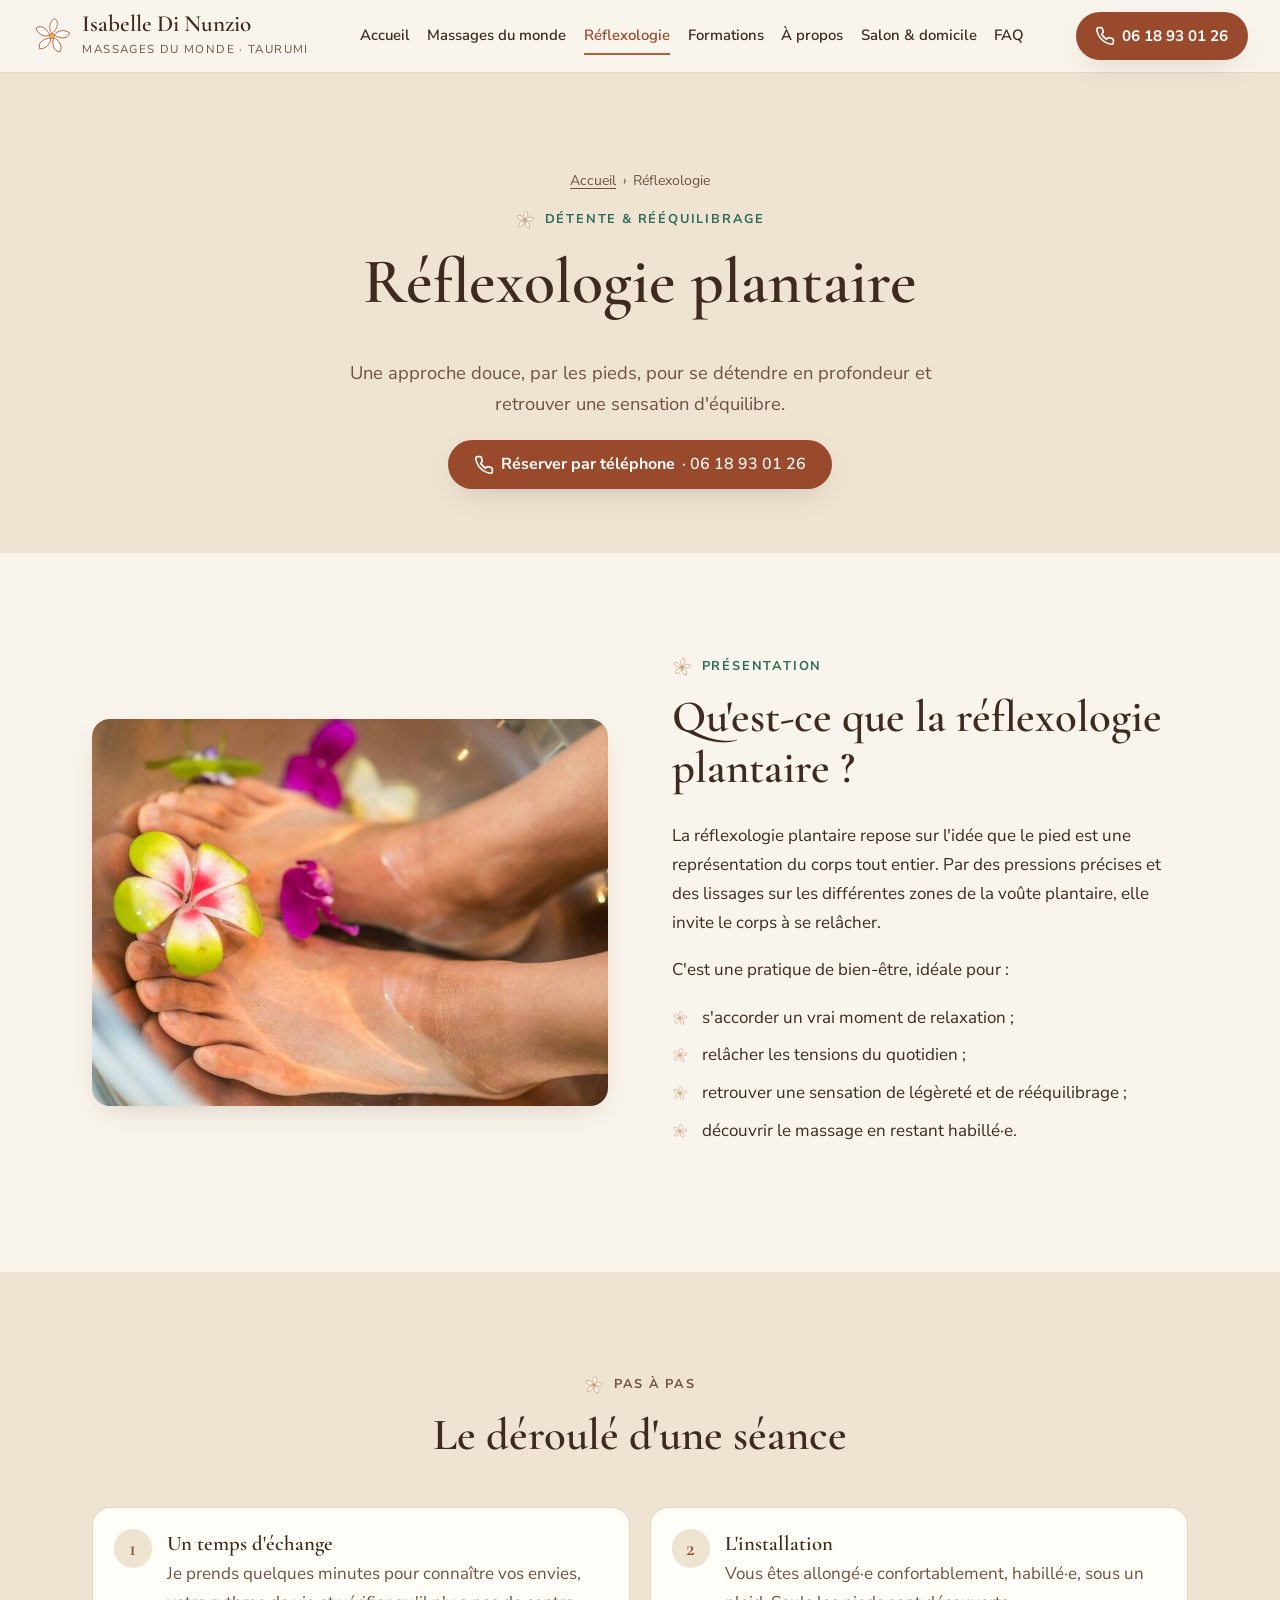
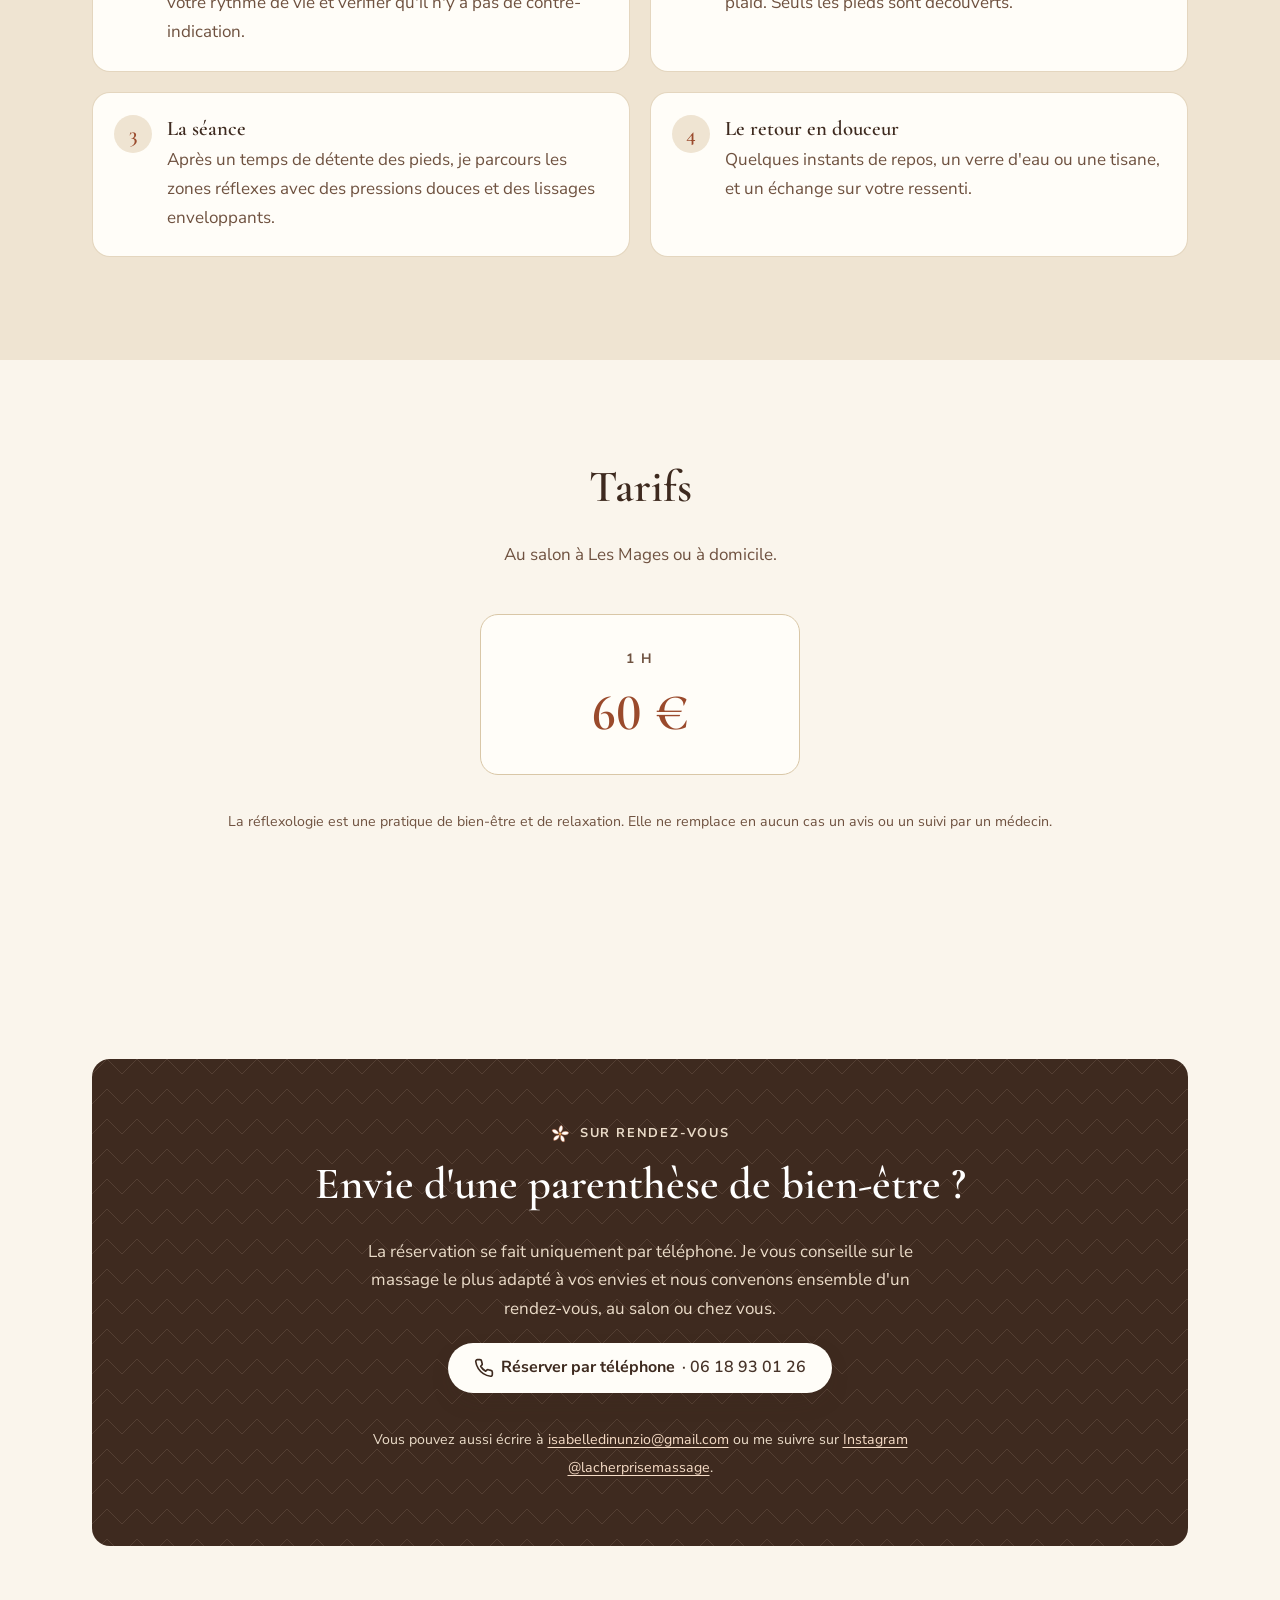
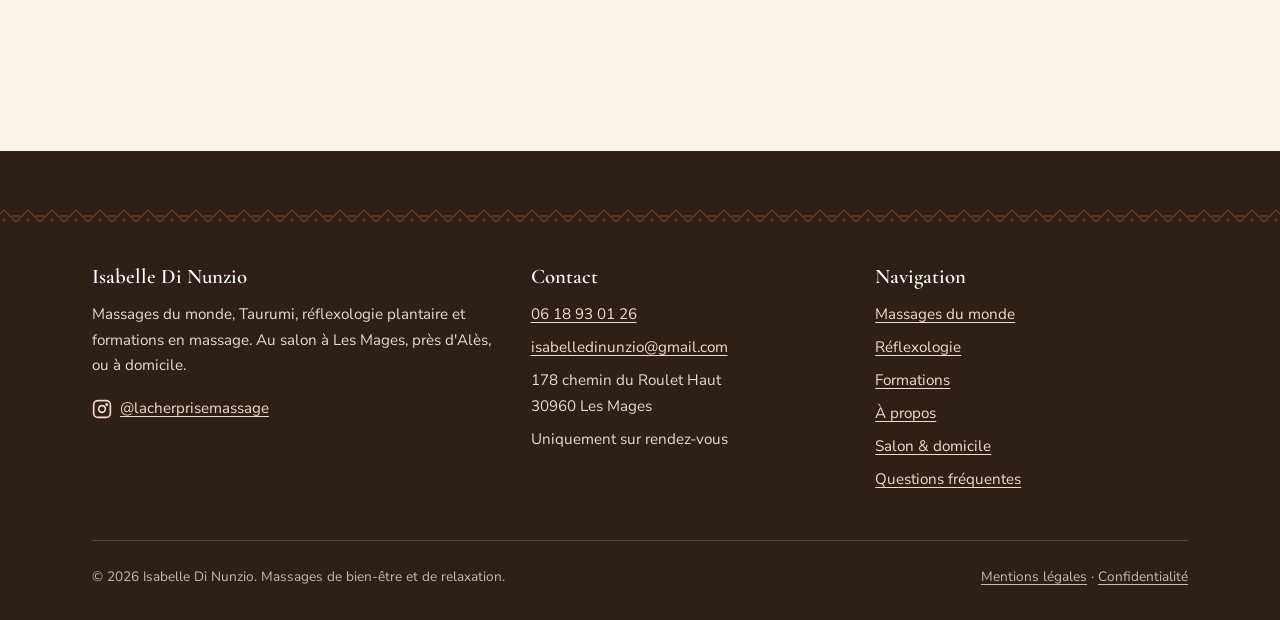
<file: reflexologie.html>
<!DOCTYPE html>
<html lang="fr">
<head>
  <meta charset="utf-8">
  <meta name="viewport" content="width=device-width, initial-scale=1">
  <title>Réflexologie plantaire à Alès et Les Mages | Isabelle Di Nunzio</title>
  <meta name="description" content="Réflexologie plantaire de détente à Les Mages près d'Alès ou à domicile. Déroulé d'une séance d'une heure, tarif : 60 €. Réservation par téléphone.">
  <meta name="robots" content="noindex, nofollow">
  <link rel="canonical" href="https://iloebaudu.github.io/reflexologie.html">
  <meta name="theme-color" content="#FAF5EC">

  <!-- Open Graph / réseaux sociaux -->
  <meta property="og:type" content="website">
  <meta property="og:locale" content="fr_FR">
  <meta property="og:site_name" content="Isabelle Di Nunzio – Massages du monde">
  <meta property="og:title" content="Réflexologie plantaire à Alès et Les Mages | Isabelle Di Nunzio">
  <meta property="og:description" content="Réflexologie plantaire de détente à Les Mages près d'Alès ou à domicile. Déroulé d'une séance d'une heure, tarif : 60 €. Réservation par téléphone.">
  <meta property="og:url" content="https://iloebaudu.github.io/reflexologie.html">
  <meta property="og:image" content="https://iloebaudu.github.io/og-image.jpg">
  <meta property="og:image:width" content="1200">
  <meta property="og:image:height" content="630">
  <meta name="twitter:card" content="summary_large_image">
  <meta name="twitter:title" content="Réflexologie plantaire à Alès et Les Mages | Isabelle Di Nunzio">
  <meta name="twitter:description" content="Réflexologie plantaire de détente à Les Mages près d'Alès ou à domicile. Déroulé d'une séance d'une heure, tarif : 60 €. Réservation par téléphone.">
  <meta name="twitter:image" content="https://iloebaudu.github.io/og-image.jpg">

  <!-- Icônes -->
  <link rel="icon" href="favicon.svg" type="image/svg+xml">
  <link rel="icon" href="favicon-32.png" sizes="32x32" type="image/png">
  <link rel="apple-touch-icon" href="apple-touch-icon.png">

  <!-- Polices (hébergées localement) et styles -->
  <link rel="preload" href="fonts/cormorant-garamond-latin-600-normal.woff2" as="font" type="font/woff2" crossorigin>
  <link rel="preload" href="fonts/nunito-sans-latin-400-normal.woff2" as="font" type="font/woff2" crossorigin>
  <link rel="stylesheet" href="css/style.css?v=20">
  <script>document.documentElement.classList.add("js")</script>
  <script src="data/massages.js?v=20" defer></script>
  <script src="js/main.js?v=20" defer></script>
<script type="application/ld+json">
{
  "@context": "https://schema.org",
  "@type": "BreadcrumbList",
  "itemListElement": [
    {
      "@type": "ListItem",
      "position": 1,
      "name": "Accueil",
      "item": "https://iloebaudu.github.io/"
    },
    {
      "@type": "ListItem",
      "position": 2,
      "name": "Réflexologie",
      "item": "https://iloebaudu.github.io/reflexologie.html"
    }
  ]
}
</script>
</head><body>
<a class="skip-link" href="#contenu">Aller au contenu</a>

<!-- ============ EN-TÊTE (identique sur toutes les pages) ============ -->
<header class="site-header">
  <div class="container">
    <a class="logo" href="index.html">
      <img src="images/motifs/tiare.svg" alt="" width="40" height="40">
      <span>
        <span class="logo__nom">Isabelle Di Nunzio</span>
        <span class="logo__sous">Massages du monde · Taurumi</span>
      </span>
    </a>
    <button class="nav-toggle" type="button" aria-expanded="false" aria-controls="site-nav" aria-label="Ouvrir le menu">
      <span class="nav-toggle__barres"></span>
    </button>
    <nav id="site-nav" class="site-nav" aria-label="Navigation principale">
      <ul>
        <li><a href="index.html">Accueil</a></li>
        <li><a href="massages-du-monde.html">Massages du monde</a></li>
        <li><a href="reflexologie.html" aria-current="page">Réflexologie</a></li>
        <li><a href="formations.html">Formations</a></li>
        <li><a href="a-propos.html">À propos</a></li>
        <li><a href="salon-domicile-contact.html">Salon & domicile</a></li>
        <li><a href="faq.html">FAQ</a></li>
      </ul>
      <a class="btn btn--appel " href="tel:+33618930126"><svg aria-hidden="true" viewBox="0 0 24 24" fill="none" stroke="currentColor" stroke-width="2" stroke-linecap="round" stroke-linejoin="round"><path d="M22 16.9v3a2 2 0 0 1-2.2 2 19.8 19.8 0 0 1-8.6-3.1 19.5 19.5 0 0 1-6-6A19.8 19.8 0 0 1 2.1 4.2 2 2 0 0 1 4.1 2h3a2 2 0 0 1 2 1.7c.1 1 .4 1.9.7 2.8a2 2 0 0 1-.5 2.1L8 9.9a16 16 0 0 0 6 6l1.3-1.3a2 2 0 0 1 2.1-.4c.9.3 1.8.6 2.8.7a2 2 0 0 1 1.7 2z"/></svg><span>Réserver par téléphone</span> <span class="numero">06 18 93 01 26</span></a>
    </nav>
    <a class="btn btn--appel header-appel" href="tel:+33618930126"><svg aria-hidden="true" viewBox="0 0 24 24" fill="none" stroke="currentColor" stroke-width="2" stroke-linecap="round" stroke-linejoin="round"><path d="M22 16.9v3a2 2 0 0 1-2.2 2 19.8 19.8 0 0 1-8.6-3.1 19.5 19.5 0 0 1-6-6A19.8 19.8 0 0 1 2.1 4.2 2 2 0 0 1 4.1 2h3a2 2 0 0 1 2 1.7c.1 1 .4 1.9.7 2.8a2 2 0 0 1-.5 2.1L8 9.9a16 16 0 0 0 6 6l1.3-1.3a2 2 0 0 1 2.1-.4c.9.3 1.8.6 2.8.7a2 2 0 0 1 1.7 2z"/></svg><span>06 18 93 01 26</span><span class="visually-hidden"> – Réserver par téléphone</span></a>
  </div>
</header>

<main id="contenu">

  <section class="page-hero section--sable fond-tapa">
    <div class="container">
      <nav class="fil-ariane" aria-label="Fil d'Ariane"><ol><li><a href="index.html">Accueil</a></li><li aria-current="page">Réflexologie</li></ol></nav>
      <p class="ornement">Détente &amp; rééquilibrage</p>
      <h1>Réflexologie plantaire</h1>
      <p class="chapeau">Une approche douce, par les pieds, pour se détendre en profondeur et retrouver une sensation d'équilibre.</p>
      <div class="groupe-btn" style="justify-content:center"><a class="btn btn--appel " href="tel:+33618930126"><svg aria-hidden="true" viewBox="0 0 24 24" fill="none" stroke="currentColor" stroke-width="2" stroke-linecap="round" stroke-linejoin="round"><path d="M22 16.9v3a2 2 0 0 1-2.2 2 19.8 19.8 0 0 1-8.6-3.1 19.5 19.5 0 0 1-6-6A19.8 19.8 0 0 1 2.1 4.2 2 2 0 0 1 4.1 2h3a2 2 0 0 1 2 1.7c.1 1 .4 1.9.7 2.8a2 2 0 0 1-.5 2.1L8 9.9a16 16 0 0 0 6 6l1.3-1.3a2 2 0 0 1 2.1-.4c.9.3 1.8.6 2.8.7a2 2 0 0 1 1.7 2z"/></svg><span>Réserver par téléphone</span> <span class="numero">06 18 93 01 26</span></a></div>
    </div>
  </section>

  <section class="section" aria-labelledby="titre-presentation">
    <div class="container duo">
      <div class="duo__media reveal">
        <img src="images/reflexologie-pieds-fleurs-800.jpg" srcset="images/reflexologie-pieds-fleurs-800.jpg 800w, images/reflexologie-pieds-fleurs.jpg 1600w" sizes="(min-width: 900px) 50vw, 100vw" width="800" height="534" alt="Pieds posés dans une vasque décorée de fleurs de frangipanier" loading="lazy" decoding="async">
      </div>
      <div class="reveal">
        <p class="ornement">Présentation</p>
        <h2 id="titre-presentation">Qu'est-ce que la réflexologie plantaire ?</h2>
        <p>La réflexologie plantaire repose sur l'idée que le pied est une représentation du corps tout entier. Par des pressions précises et des lissages sur les différentes zones de la voûte plantaire, elle invite le corps à se relâcher.</p>
        <p>C'est une pratique de bien-être, idéale pour :</p>
        <ul class="liste-tiare">
          <li>s'accorder un vrai moment de relaxation ;</li>
          <li>relâcher les tensions du quotidien ;</li>
          <li>retrouver une sensation de légèreté et de rééquilibrage ;</li>
          <li>découvrir le massage en restant habillé·e.</li>
        </ul>
      </div>
    </div>
  </section>

  <section class="section section--sable fond-tapa" aria-labelledby="titre-deroule">
    <div class="container">
      <div class="section__entete reveal">
        <p class="ornement">Pas à pas</p>
        <h2 id="titre-deroule">Le déroulé d'une séance</h2>
      </div>
      <ol class="etapes">
        <li class="reveal"><h3>Un temps d'échange</h3><p>Je prends quelques minutes pour connaître vos envies, votre rythme de vie et vérifier qu'il n'y a pas de contre-indication.</p></li>
        <li class="reveal"><h3>L'installation</h3><p>Vous êtes allongé·e confortablement, habillé·e, sous un plaid. Seuls les pieds sont découverts.</p></li>
        <li class="reveal"><h3>La séance</h3><p>Après un temps de détente des pieds, je parcours les zones réflexes avec des pressions douces et des lissages enveloppants.</p></li>
        <li class="reveal"><h3>Le retour en douceur</h3><p>Quelques instants de repos, un verre d'eau ou une tisane, et un échange sur votre ressenti.</p></li>
      </ol>
    </div>
  </section>

  <section class="section" aria-labelledby="titre-tarifs">
    <div class="container">
      <div class="section__entete reveal">
        <h2 id="titre-tarifs">Tarifs</h2>
        <p>Au salon à Les Mages ou à domicile.</p>
      </div>
      <div class="grille-tarifs reveal" style="grid-template-columns:1fr;max-width:320px">
        <div class="tarif-bloc"><p class="tarif-bloc__duree" data-source="reflexologie" data-duree="0">1 h</p><p class="tarif-bloc__prix mb-0" data-source="reflexologie" data-prix="0">60 €</p></div>
      </div>
      <p class="centre mt-2 texte-bois"><small>La réflexologie est une pratique de bien-être et de relaxation. Elle ne remplace en aucun cas un avis ou un suivi par un médecin.</small></p>
    </div>
  </section>

  <!-- ============ Bandeau de réservation ============ -->
  <section class="section" aria-labelledby="titre-cta">
    <div class="container">
      <div class="cta reveal">
        <p class="ornement">Sur rendez-vous</p>
        <h2 id="titre-cta">Envie d'une parenthèse de bien-être ?</h2>
        <p>La réservation se fait uniquement par téléphone. Je vous conseille sur le massage le plus adapté à vos envies et nous convenons ensemble d'un rendez-vous, au salon ou chez vous.</p>
        <div class="groupe-btn"><a class="btn btn--appel " href="tel:+33618930126"><svg aria-hidden="true" viewBox="0 0 24 24" fill="none" stroke="currentColor" stroke-width="2" stroke-linecap="round" stroke-linejoin="round"><path d="M22 16.9v3a2 2 0 0 1-2.2 2 19.8 19.8 0 0 1-8.6-3.1 19.5 19.5 0 0 1-6-6A19.8 19.8 0 0 1 2.1 4.2 2 2 0 0 1 4.1 2h3a2 2 0 0 1 2 1.7c.1 1 .4 1.9.7 2.8a2 2 0 0 1-.5 2.1L8 9.9a16 16 0 0 0 6 6l1.3-1.3a2 2 0 0 1 2.1-.4c.9.3 1.8.6 2.8.7a2 2 0 0 1 1.7 2z"/></svg><span>Réserver par téléphone</span> <span class="numero">06 18 93 01 26</span></a></div>
        <p class="mt-2 mb-0"><small>Vous pouvez aussi écrire à <a href="mailto:isabelledinunzio@gmail.com">isabelledinunzio@gmail.com</a> ou me suivre sur <a href="https://www.instagram.com/lacherprisemassage/" rel="noopener">Instagram @lacherprisemassage</a>.</small></p>
      </div>
    </div>
  </section>
</main>

<!-- ============ PIED DE PAGE (identique sur toutes les pages) ============ -->
<footer class="site-footer">
  <div class="frise-tapa" aria-hidden="true"></div>
  <div class="container">
    <div class="footer-grille">
      <div>
        <h2>Isabelle Di Nunzio</h2>
        <p>Massages du monde, Taurumi, réflexologie plantaire et formations en massage. Au salon à Les Mages, près d'Alès, ou à domicile.</p>
        <p><a class="lien-insta" href="https://www.instagram.com/lacherprisemassage/" rel="noopener"><svg aria-hidden="true" viewBox="0 0 24 24" fill="none" stroke="currentColor" stroke-width="2" stroke-linecap="round" stroke-linejoin="round"><rect x="2" y="2" width="20" height="20" rx="5"/><circle cx="12" cy="12" r="4"/><circle cx="17.5" cy="6.5" r=".8" fill="currentColor"/></svg><span>@lacherprisemassage</span></a></p>
      </div>
      <div>
        <h2>Contact</h2>
        <ul>
          <li><a href="tel:+33618930126">06 18 93 01 26</a></li>
          <li><a href="mailto:isabelledinunzio@gmail.com">isabelledinunzio@gmail.com</a></li>
          <li>178 chemin du Roulet Haut<br>30960 Les Mages</li>
          <li>Uniquement sur rendez-vous</li>
        </ul>
      </div>
      <div>
        <h2>Navigation</h2>
        <ul>
          <li><a href="massages-du-monde.html">Massages du monde</a></li>
          <li><a href="reflexologie.html">Réflexologie</a></li>
          <li><a href="formations.html">Formations</a></li>
          <li><a href="a-propos.html">À propos</a></li>
          <li><a href="salon-domicile-contact.html">Salon &amp; domicile</a></li>
          <li><a href="faq.html">Questions fréquentes</a></li>
        </ul>
      </div>
    </div>
    <div class="footer-bas">
      <p class="mb-0">© <span data-annee>2026</span> Isabelle Di Nunzio. Massages de bien-être et de relaxation.</p>
      <p class="mb-0"><a href="mentions-legales.html">Mentions légales</a> · <a href="politique-confidentialite.html">Confidentialité</a></p>
    </div>
  </div>
</footer>

<!-- Barre d'appel fixe, visible uniquement sur mobile -->
<div class="callbar"><a class="btn btn--appel " href="tel:+33618930126"><svg aria-hidden="true" viewBox="0 0 24 24" fill="none" stroke="currentColor" stroke-width="2" stroke-linecap="round" stroke-linejoin="round"><path d="M22 16.9v3a2 2 0 0 1-2.2 2 19.8 19.8 0 0 1-8.6-3.1 19.5 19.5 0 0 1-6-6A19.8 19.8 0 0 1 2.1 4.2 2 2 0 0 1 4.1 2h3a2 2 0 0 1 2 1.7c.1 1 .4 1.9.7 2.8a2 2 0 0 1-.5 2.1L8 9.9a16 16 0 0 0 6 6l1.3-1.3a2 2 0 0 1 2.1-.4c.9.3 1.8.6 2.8.7a2 2 0 0 1 1.7 2z"/></svg><span>Réserver par téléphone</span> <span class="numero">06 18 93 01 26</span></a></div>
</body>
</html>
</file>
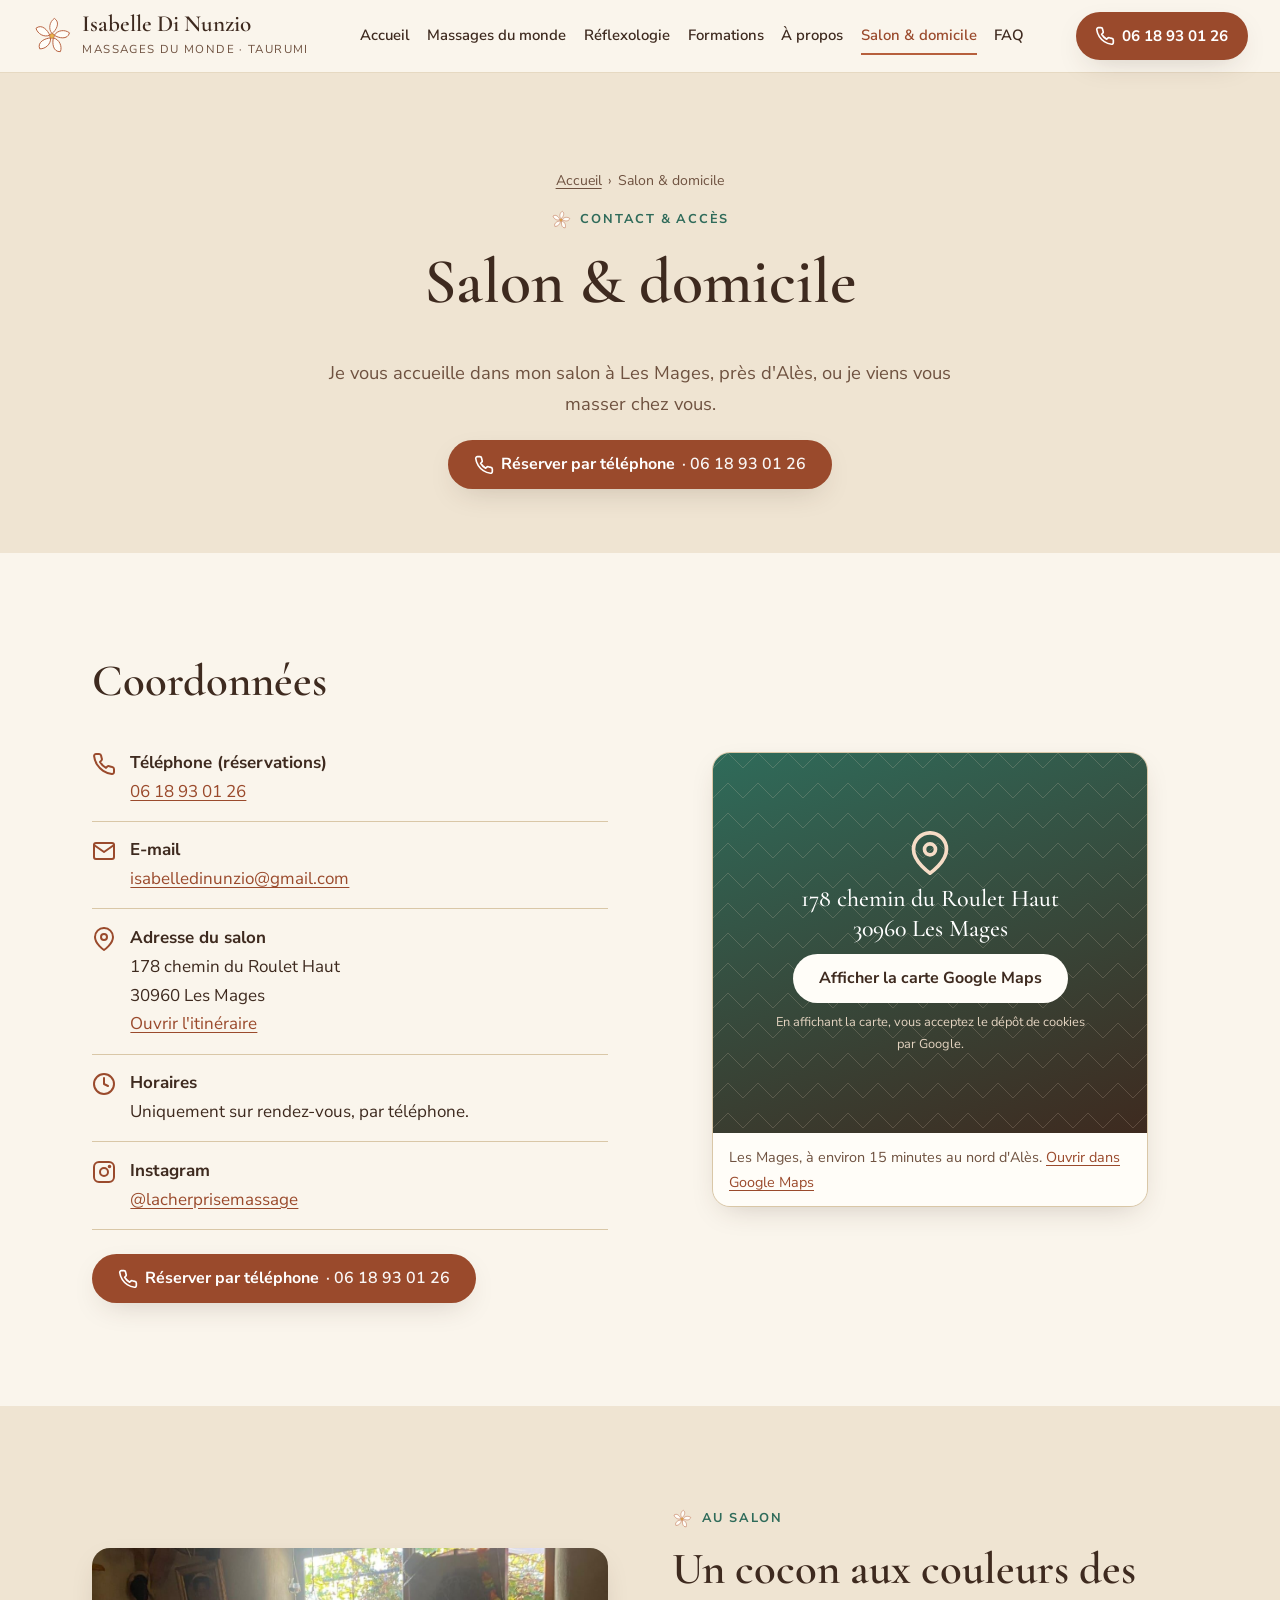
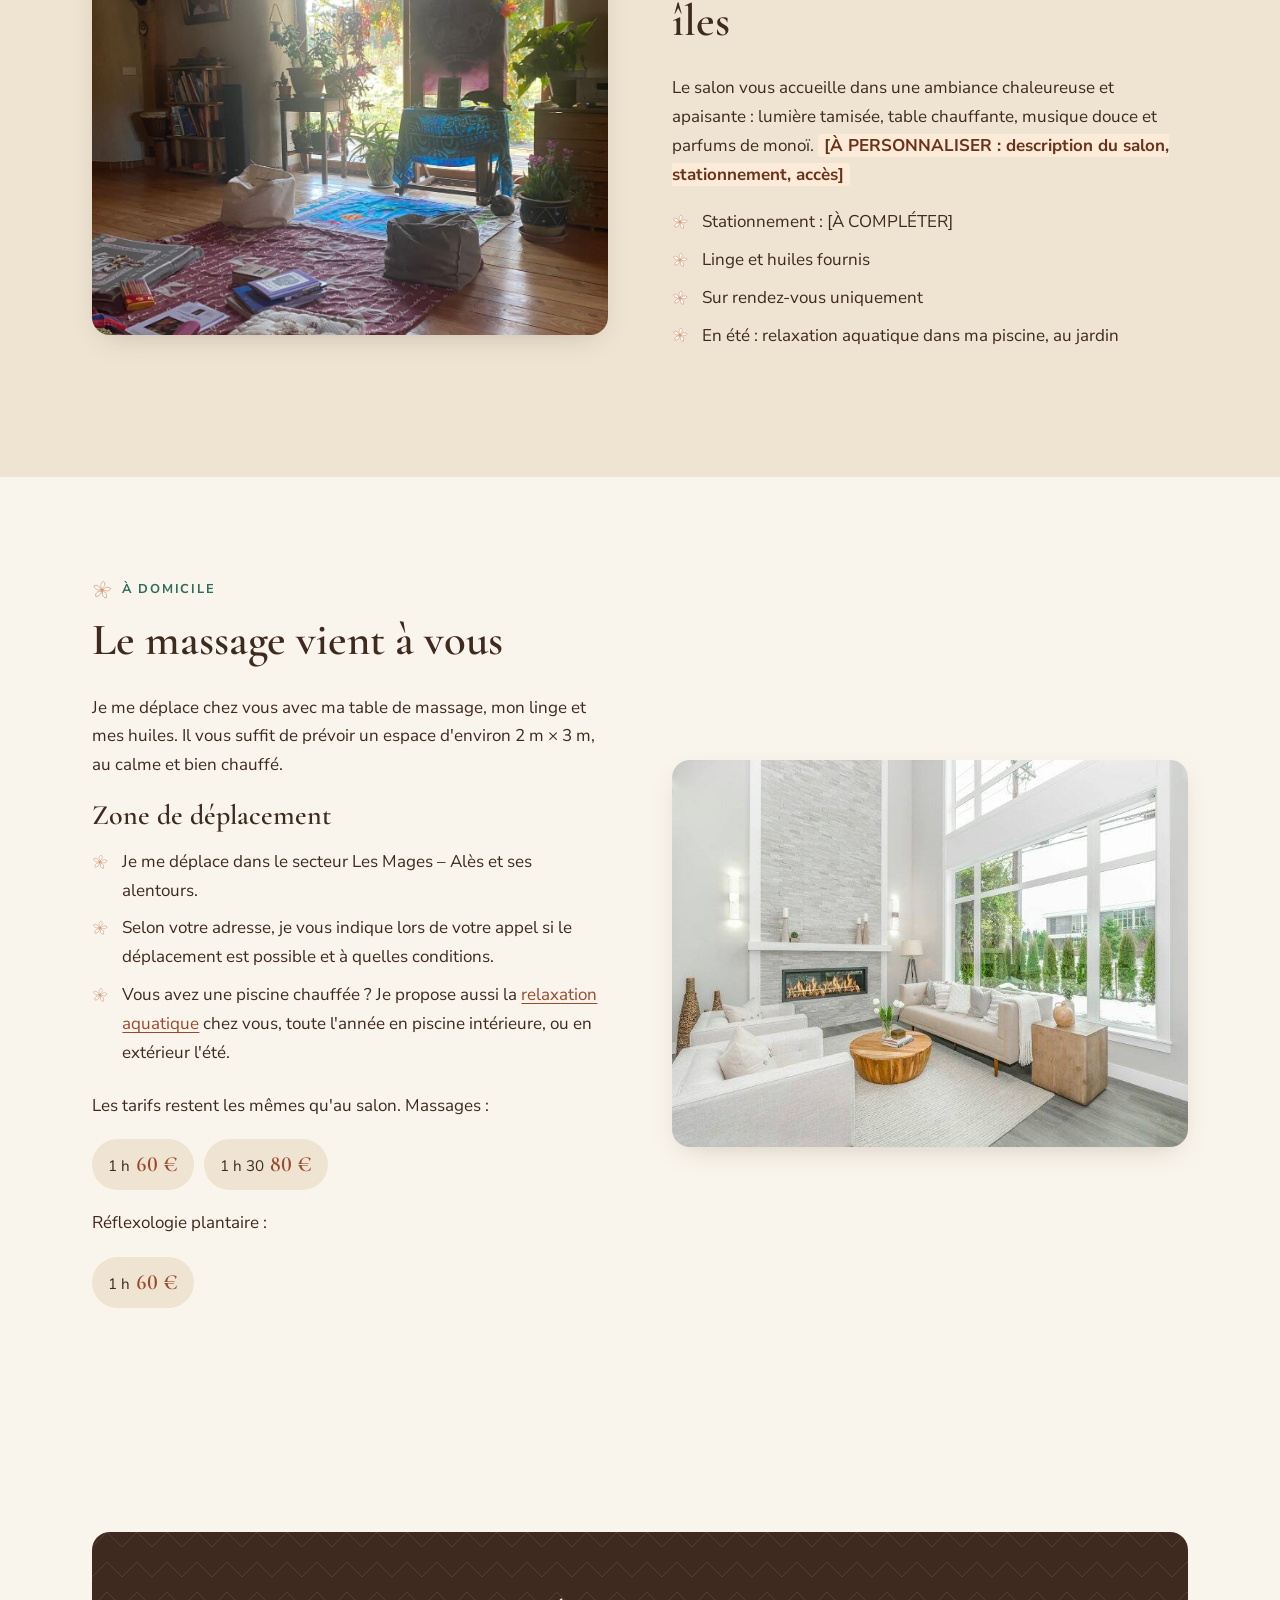
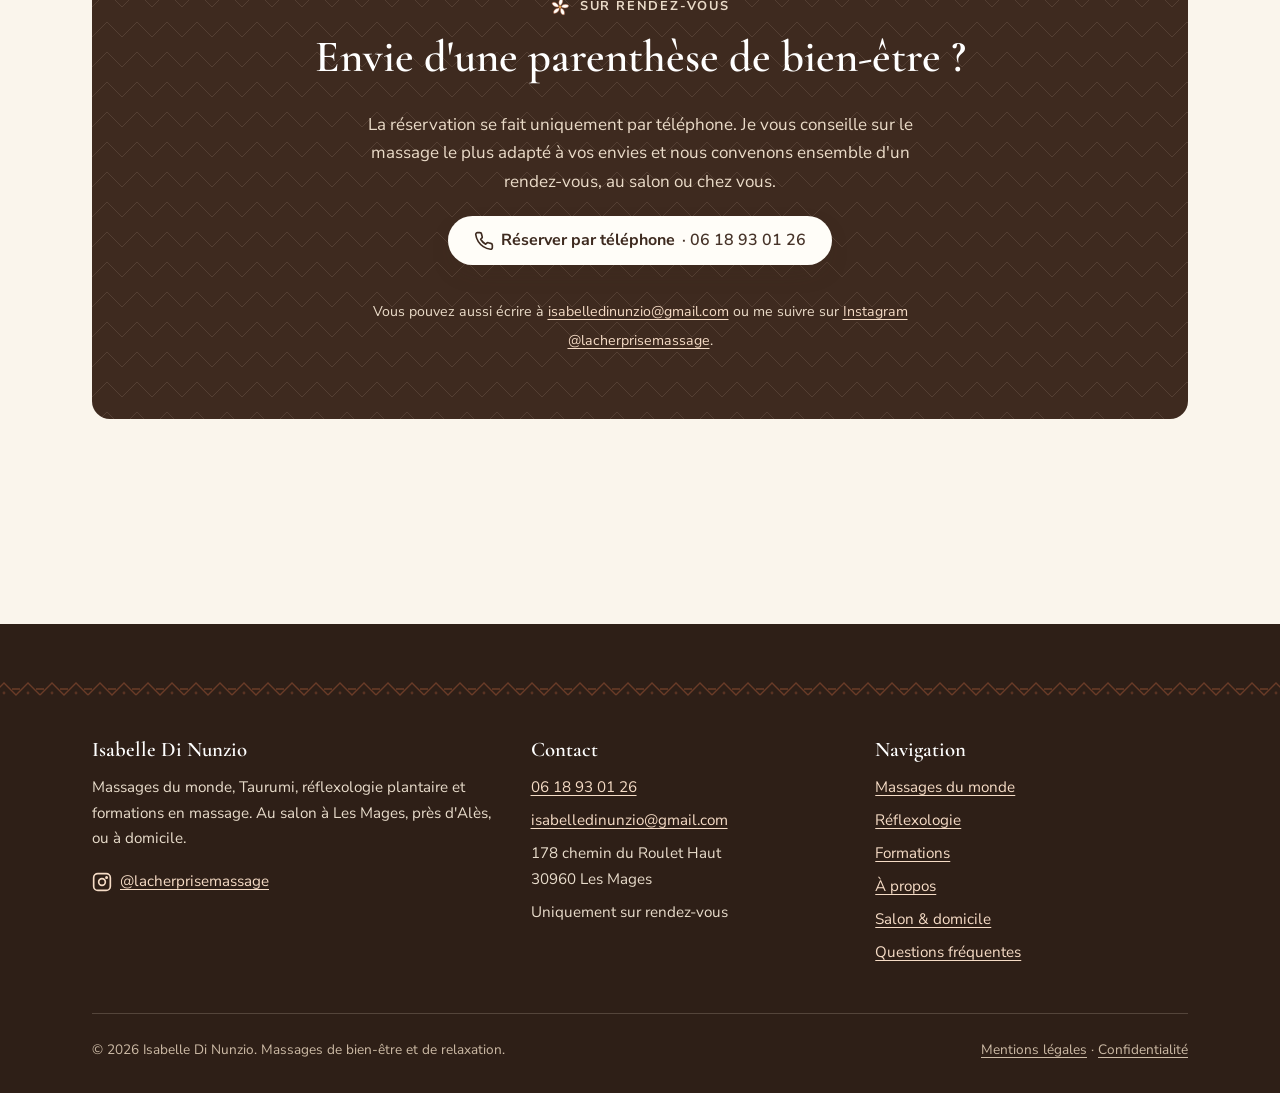
<file: salon-domicile-contact.html>
<!DOCTYPE html>
<html lang="fr">
<head>
  <meta charset="utf-8">
  <meta name="viewport" content="width=device-width, initial-scale=1">
  <title>Massage à domicile & salon à Les Mages près d'Alès – Contact | Isabelle Di Nunzio</title>
  <meta name="description" content="Salon de massage au 178 chemin du Roulet Haut, Les Mages (près d'Alès) et massages à domicile, sur rendez-vous. Téléphone : 06 18 93 01 26.">
  <meta name="robots" content="noindex, nofollow">
  <link rel="canonical" href="https://iloebaudu.github.io/salon-domicile-contact.html">
  <meta name="theme-color" content="#FAF5EC">

  <!-- Open Graph / réseaux sociaux -->
  <meta property="og:type" content="website">
  <meta property="og:locale" content="fr_FR">
  <meta property="og:site_name" content="Isabelle Di Nunzio – Massages du monde">
  <meta property="og:title" content="Massage à domicile & salon à Les Mages près d'Alès – Contact | Isabelle Di Nunzio">
  <meta property="og:description" content="Salon de massage au 178 chemin du Roulet Haut, Les Mages (près d'Alès) et massages à domicile, sur rendez-vous. Téléphone : 06 18 93 01 26.">
  <meta property="og:url" content="https://iloebaudu.github.io/salon-domicile-contact.html">
  <meta property="og:image" content="https://iloebaudu.github.io/og-image.jpg">
  <meta property="og:image:width" content="1200">
  <meta property="og:image:height" content="630">
  <meta name="twitter:card" content="summary_large_image">
  <meta name="twitter:title" content="Massage à domicile & salon à Les Mages près d'Alès – Contact | Isabelle Di Nunzio">
  <meta name="twitter:description" content="Salon de massage au 178 chemin du Roulet Haut, Les Mages (près d'Alès) et massages à domicile, sur rendez-vous. Téléphone : 06 18 93 01 26.">
  <meta name="twitter:image" content="https://iloebaudu.github.io/og-image.jpg">

  <!-- Icônes -->
  <link rel="icon" href="favicon.svg" type="image/svg+xml">
  <link rel="icon" href="favicon-32.png" sizes="32x32" type="image/png">
  <link rel="apple-touch-icon" href="apple-touch-icon.png">

  <!-- Polices (hébergées localement) et styles -->
  <link rel="preload" href="fonts/cormorant-garamond-latin-600-normal.woff2" as="font" type="font/woff2" crossorigin>
  <link rel="preload" href="fonts/nunito-sans-latin-400-normal.woff2" as="font" type="font/woff2" crossorigin>
  <link rel="stylesheet" href="css/style.css?v=20">
  <script>document.documentElement.classList.add("js")</script>
  <script src="data/massages.js?v=20" defer></script>
  <script src="js/main.js?v=20" defer></script>
<script type="application/ld+json">
{
  "@context": "https://schema.org",
  "@type": "HealthAndBeautyBusiness",
  "@id": "https://iloebaudu.github.io/#entreprise",
  "name": "Isabelle Di Nunzio – Massages du monde & Taurumi",
  "description": "Massages du monde sur mesure, associant des techniques apprises en voyage (Taurumi de Polynésie, lomi-lomi, thaï, californien, pierres chaudes), massage assis, massage du ventre, relaxation aquatique, réflexologie plantaire et formations en massage, au salon à Les Mages près d'Alès ou à domicile.",
  "url": "https://iloebaudu.github.io/",
  "image": "https://iloebaudu.github.io/og-image.jpg",
  "logo": "https://iloebaudu.github.io/apple-touch-icon.png",
  "telephone": "+33618930126",
  "email": "isabelledinunzio@gmail.com",
  "priceRange": "60 € – 80 €",
  "currenciesAccepted": "EUR",
  "address": {
    "@type": "PostalAddress",
    "streetAddress": "178 chemin du Roulet Haut",
    "postalCode": "30960",
    "addressLocality": "Les Mages",
    "addressRegion": "Occitanie",
    "addressCountry": "FR"
  },
  "geo": {
    "@type": "GeoCoordinates",
    "latitude": 44.2286,
    "longitude": 4.1697
  },
  "areaServed": [
    {
      "@type": "City",
      "name": "Alès"
    },
    {
      "@type": "City",
      "name": "Les Mages"
    },
    {
      "@type": "AdministrativeArea",
      "name": "Gard"
    },
    {
      "@type": "AdministrativeArea",
      "name": "Ardèche"
    }
  ],
  "openingHoursSpecification": [
    {
      "@type": "OpeningHoursSpecification",
      "description": "Uniquement sur rendez-vous, par téléphone"
    }
  ],
  "sameAs": [
    "https://www.instagram.com/lacherprisemassage/"
  ],
  "hasOfferCatalog": {
    "@type": "OfferCatalog",
    "name": "Massages du monde et réflexologie",
    "itemListElement": [
      {
        "@type": "Offer",
        "name": "Massage du monde – 1 h",
        "price": "60",
        "priceCurrency": "EUR",
        "itemOffered": {
          "@type": "Service",
          "name": "Massage du monde (1 h)"
        }
      },
      {
        "@type": "Offer",
        "name": "Massage du monde – 1 h 30",
        "price": "80",
        "priceCurrency": "EUR",
        "itemOffered": {
          "@type": "Service",
          "name": "Massage du monde (1 h 30)"
        }
      },
      {
        "@type": "Offer",
        "name": "Réflexologie plantaire – 1 h",
        "price": "60",
        "priceCurrency": "EUR",
        "itemOffered": {
          "@type": "Service",
          "name": "Réflexologie plantaire (1 h)"
        }
      },
      {
        "@type": "Offer",
        "name": "Taurumi – massage traditionnel polynésien",
        "price": "60",
        "priceCurrency": "EUR",
        "itemOffered": {
          "@type": "Service",
          "name": "Taurumi, massage tahitien"
        }
      },
      {
        "@type": "Offer",
        "name": "Relaxation aquatique",
        "itemOffered": {
          "@type": "Service",
          "name": "Relaxation aquatique en piscine chauffée, au jardin en été ou à domicile toute l'année"
        }
      }
    ]
  }
}
</script>
<script type="application/ld+json">
{
  "@context": "https://schema.org",
  "@type": "BreadcrumbList",
  "itemListElement": [
    {
      "@type": "ListItem",
      "position": 1,
      "name": "Accueil",
      "item": "https://iloebaudu.github.io/"
    },
    {
      "@type": "ListItem",
      "position": 2,
      "name": "Salon & domicile",
      "item": "https://iloebaudu.github.io/salon-domicile-contact.html"
    }
  ]
}
</script>
</head><body>
<a class="skip-link" href="#contenu">Aller au contenu</a>

<!-- ============ EN-TÊTE (identique sur toutes les pages) ============ -->
<header class="site-header">
  <div class="container">
    <a class="logo" href="index.html">
      <img src="images/motifs/tiare.svg" alt="" width="40" height="40">
      <span>
        <span class="logo__nom">Isabelle Di Nunzio</span>
        <span class="logo__sous">Massages du monde · Taurumi</span>
      </span>
    </a>
    <button class="nav-toggle" type="button" aria-expanded="false" aria-controls="site-nav" aria-label="Ouvrir le menu">
      <span class="nav-toggle__barres"></span>
    </button>
    <nav id="site-nav" class="site-nav" aria-label="Navigation principale">
      <ul>
        <li><a href="index.html">Accueil</a></li>
        <li><a href="massages-du-monde.html">Massages du monde</a></li>
        <li><a href="reflexologie.html">Réflexologie</a></li>
        <li><a href="formations.html">Formations</a></li>
        <li><a href="a-propos.html">À propos</a></li>
        <li><a href="salon-domicile-contact.html" aria-current="page">Salon & domicile</a></li>
        <li><a href="faq.html">FAQ</a></li>
      </ul>
      <a class="btn btn--appel " href="tel:+33618930126"><svg aria-hidden="true" viewBox="0 0 24 24" fill="none" stroke="currentColor" stroke-width="2" stroke-linecap="round" stroke-linejoin="round"><path d="M22 16.9v3a2 2 0 0 1-2.2 2 19.8 19.8 0 0 1-8.6-3.1 19.5 19.5 0 0 1-6-6A19.8 19.8 0 0 1 2.1 4.2 2 2 0 0 1 4.1 2h3a2 2 0 0 1 2 1.7c.1 1 .4 1.9.7 2.8a2 2 0 0 1-.5 2.1L8 9.9a16 16 0 0 0 6 6l1.3-1.3a2 2 0 0 1 2.1-.4c.9.3 1.8.6 2.8.7a2 2 0 0 1 1.7 2z"/></svg><span>Réserver par téléphone</span> <span class="numero">06 18 93 01 26</span></a>
    </nav>
    <a class="btn btn--appel header-appel" href="tel:+33618930126"><svg aria-hidden="true" viewBox="0 0 24 24" fill="none" stroke="currentColor" stroke-width="2" stroke-linecap="round" stroke-linejoin="round"><path d="M22 16.9v3a2 2 0 0 1-2.2 2 19.8 19.8 0 0 1-8.6-3.1 19.5 19.5 0 0 1-6-6A19.8 19.8 0 0 1 2.1 4.2 2 2 0 0 1 4.1 2h3a2 2 0 0 1 2 1.7c.1 1 .4 1.9.7 2.8a2 2 0 0 1-.5 2.1L8 9.9a16 16 0 0 0 6 6l1.3-1.3a2 2 0 0 1 2.1-.4c.9.3 1.8.6 2.8.7a2 2 0 0 1 1.7 2z"/></svg><span>06 18 93 01 26</span><span class="visually-hidden"> – Réserver par téléphone</span></a>
  </div>
</header>

<main id="contenu">

  <section class="page-hero section--sable fond-tapa">
    <div class="container">
      <nav class="fil-ariane" aria-label="Fil d'Ariane"><ol><li><a href="index.html">Accueil</a></li><li aria-current="page">Salon &amp; domicile</li></ol></nav>
      <p class="ornement">Contact &amp; accès</p>
      <h1>Salon &amp; domicile</h1>
      <p class="chapeau">Je vous accueille dans mon salon à Les Mages, près d'Alès, ou je viens vous masser chez vous.</p>
      <div class="groupe-btn" style="justify-content:center"><a class="btn btn--appel " href="tel:+33618930126"><svg aria-hidden="true" viewBox="0 0 24 24" fill="none" stroke="currentColor" stroke-width="2" stroke-linecap="round" stroke-linejoin="round"><path d="M22 16.9v3a2 2 0 0 1-2.2 2 19.8 19.8 0 0 1-8.6-3.1 19.5 19.5 0 0 1-6-6A19.8 19.8 0 0 1 2.1 4.2 2 2 0 0 1 4.1 2h3a2 2 0 0 1 2 1.7c.1 1 .4 1.9.7 2.8a2 2 0 0 1-.5 2.1L8 9.9a16 16 0 0 0 6 6l1.3-1.3a2 2 0 0 1 2.1-.4c.9.3 1.8.6 2.8.7a2 2 0 0 1 1.7 2z"/></svg><span>Réserver par téléphone</span> <span class="numero">06 18 93 01 26</span></a></div>
    </div>
  </section>

  <section class="section" aria-labelledby="titre-coordonnees">
    <div class="container duo">
      <div class="reveal">
        <h2 id="titre-coordonnees">Coordonnées</h2>
        <ul class="coordonnees">
          <li><svg aria-hidden="true" viewBox="0 0 24 24" fill="none" stroke="currentColor" stroke-width="2" stroke-linecap="round" stroke-linejoin="round"><path d="M22 16.9v3a2 2 0 0 1-2.2 2 19.8 19.8 0 0 1-8.6-3.1 19.5 19.5 0 0 1-6-6A19.8 19.8 0 0 1 2.1 4.2 2 2 0 0 1 4.1 2h3a2 2 0 0 1 2 1.7c.1 1 .4 1.9.7 2.8a2 2 0 0 1-.5 2.1L8 9.9a16 16 0 0 0 6 6l1.3-1.3a2 2 0 0 1 2.1-.4c.9.3 1.8.6 2.8.7a2 2 0 0 1 1.7 2z"/></svg><div><strong>Téléphone (réservations)</strong><a href="tel:+33618930126">06 18 93 01 26</a></div></li>
          <li><svg aria-hidden="true" viewBox="0 0 24 24" fill="none" stroke="currentColor" stroke-width="2" stroke-linecap="round" stroke-linejoin="round"><rect x="2" y="4" width="20" height="16" rx="2"/><path d="m22 6-10 7L2 6"/></svg><div><strong>E-mail</strong><a href="mailto:isabelledinunzio@gmail.com">isabelledinunzio@gmail.com</a></div></li>
          <li><svg aria-hidden="true" viewBox="0 0 24 24" fill="none" stroke="currentColor" stroke-width="2" stroke-linecap="round" stroke-linejoin="round"><path d="M21 10c0 7-9 13-9 13S3 17 3 10a9 9 0 1 1 18 0z"/><circle cx="12" cy="10" r="3"/></svg><div><strong>Adresse du salon</strong>178 chemin du Roulet Haut<br>30960 Les Mages<br><a href="https://www.google.com/maps/search/?api=1&amp;query=178%20chemin%20du%20Roulet%20Haut%2030960%20Les%20Mages" rel="noopener">Ouvrir l'itinéraire</a></div></li>
          <li><svg aria-hidden="true" viewBox="0 0 24 24" fill="none" stroke="currentColor" stroke-width="2" stroke-linecap="round" stroke-linejoin="round"><circle cx="12" cy="12" r="10"/><path d="M12 6v6l4 2"/></svg><div><strong>Horaires</strong>Uniquement sur rendez-vous, par téléphone.</div></li>
          <li><svg aria-hidden="true" viewBox="0 0 24 24" fill="none" stroke="currentColor" stroke-width="2" stroke-linecap="round" stroke-linejoin="round"><rect x="2" y="2" width="20" height="20" rx="5"/><circle cx="12" cy="12" r="4"/><circle cx="17.5" cy="6.5" r=".8" fill="currentColor"/></svg><div><strong>Instagram</strong><a href="https://www.instagram.com/lacherprisemassage/" rel="noopener">@lacherprisemassage</a></div></li>
        </ul>
        <a class="btn btn--appel " href="tel:+33618930126"><svg aria-hidden="true" viewBox="0 0 24 24" fill="none" stroke="currentColor" stroke-width="2" stroke-linecap="round" stroke-linejoin="round"><path d="M22 16.9v3a2 2 0 0 1-2.2 2 19.8 19.8 0 0 1-8.6-3.1 19.5 19.5 0 0 1-6-6A19.8 19.8 0 0 1 2.1 4.2 2 2 0 0 1 4.1 2h3a2 2 0 0 1 2 1.7c.1 1 .4 1.9.7 2.8a2 2 0 0 1-.5 2.1L8 9.9a16 16 0 0 0 6 6l1.3-1.3a2 2 0 0 1 2.1-.4c.9.3 1.8.6 2.8.7a2 2 0 0 1 1.7 2z"/></svg><span>Réserver par téléphone</span> <span class="numero">06 18 93 01 26</span></a>
      </div>
      <figure class="carte-plan reveal">
        <!-- Carte Google Maps chargée uniquement au clic (RGPD : Google Maps dépose des cookies).
             Pour changer l'adresse affichée, modifiez « data-gmaps » ci-dessous. -->
        <div class="carte-plan__ecran" data-gmaps="https://www.google.com/maps?q=178+chemin+du+Roulet+Haut,+30960+Les+Mages,+France&amp;z=14&amp;output=embed">
          <svg aria-hidden="true" viewBox="0 0 24 24" fill="none" stroke="currentColor" stroke-width="2" stroke-linecap="round" stroke-linejoin="round"><path d="M21 10c0 7-9 13-9 13S3 17 3 10a9 9 0 1 1 18 0z"/><circle cx="12" cy="10" r="3"/></svg>
          <p class="carte-plan__adresse">178 chemin du Roulet Haut<br>30960 Les Mages</p>
          <button type="button" class="btn btn--clair carte-plan__bouton">Afficher la carte Google Maps</button>
          <p class="carte-plan__note">En affichant la carte, vous acceptez le dépôt de cookies par Google.</p>
        </div>
        <figcaption>Les Mages, à environ 15 minutes au nord d'Alès. <a href="https://www.google.com/maps/search/?api=1&amp;query=178%20chemin%20du%20Roulet%20Haut%2030960%20Les%20Mages" rel="noopener">Ouvrir dans Google Maps</a></figcaption>
      </figure>
    </div>
  </section>

  <section class="section section--sable fond-tapa" aria-labelledby="titre-salon">
    <div class="container duo">
      <div class="duo__media reveal">
        <img src="images/salon-espace-lumineux-800.jpg" srcset="images/salon-espace-lumineux-800.jpg 600w, images/salon-espace-lumineux.jpg 1200w" sizes="(min-width: 900px) 50vw, 100vw" width="600" height="800" alt="Espace de pratique lumineux avec parquet, tapis, coussins et grande baie vitrée ouverte sur le jardin" loading="lazy" decoding="async">
      </div>
      <div class="reveal">
        <p class="ornement">Au salon</p>
        <h2 id="titre-salon">Un cocon aux couleurs des îles</h2>
        <p>Le salon vous accueille dans une ambiance chaleureuse et apaisante : lumière tamisée, table chauffante, musique douce et parfums de monoï. <span class="a-completer">[À PERSONNALISER : description du salon, stationnement, accès]</span></p>
        <ul class="liste-tiare">
          <li>Stationnement : [À COMPLÉTER]</li>
          <li>Linge et huiles fournis</li>
          <li>Sur rendez-vous uniquement</li>
          <li>En été : relaxation aquatique dans ma piscine, au jardin</li>
        </ul>
      </div>
    </div>
  </section>

  <section class="section" aria-labelledby="titre-domicile">
    <div class="container duo duo--inverse">
      <div class="duo__media reveal">
        <img src="images/domicile-salon-lumineux-800.jpg" srcset="images/domicile-salon-lumineux-800.jpg 800w, images/domicile-salon-lumineux.jpg 1600w" sizes="(min-width: 900px) 50vw, 100vw" width="800" height="533" alt="Salon lumineux et paisible d'une maison, propice à un massage à domicile" loading="lazy" decoding="async">
      </div>
      <div class="reveal">
        <p class="ornement">À domicile</p>
        <h2 id="titre-domicile">Le massage vient à vous</h2>
        <p>Je me déplace chez vous avec ma table de massage, mon linge et mes huiles. Il vous suffit de prévoir un espace d'environ 2 m × 3 m, au calme et bien chauffé.</p>
        <h3>Zone de déplacement</h3>
        <ul class="liste-tiare">
          <li>Je me déplace dans le secteur Les Mages – Alès et ses alentours.</li>
          <li>Selon votre adresse, je vous indique lors de votre appel si le déplacement est possible et à quelles conditions.</li>
          <li>Vous avez une piscine chauffée ? Je propose aussi la <a href="massages-du-monde.html#relaxation-aquatique">relaxation aquatique</a> chez vous, toute l'année en piscine intérieure, ou en extérieur l'été.</li>
        </ul>
        <p>Les tarifs restent les mêmes qu'au salon. Massages :</p>
        <ul class="tarifs" data-tarifs aria-label="Tarifs des massages à domicile"><li><span>1 h</span> <strong>60 €</strong></li><li><span>1 h 30</span> <strong>80 €</strong></li></ul>
        <p>Réflexologie plantaire :</p>
        <ul class="tarifs" data-tarifs="reflexologie" aria-label="Tarif de la réflexologie à domicile"><li><span>1 h</span> <strong>60 €</strong></li></ul>
      </div>
    </div>
  </section>

  <!-- ============ Bandeau de réservation ============ -->
  <section class="section" aria-labelledby="titre-cta">
    <div class="container">
      <div class="cta reveal">
        <p class="ornement">Sur rendez-vous</p>
        <h2 id="titre-cta">Envie d'une parenthèse de bien-être ?</h2>
        <p>La réservation se fait uniquement par téléphone. Je vous conseille sur le massage le plus adapté à vos envies et nous convenons ensemble d'un rendez-vous, au salon ou chez vous.</p>
        <div class="groupe-btn"><a class="btn btn--appel " href="tel:+33618930126"><svg aria-hidden="true" viewBox="0 0 24 24" fill="none" stroke="currentColor" stroke-width="2" stroke-linecap="round" stroke-linejoin="round"><path d="M22 16.9v3a2 2 0 0 1-2.2 2 19.8 19.8 0 0 1-8.6-3.1 19.5 19.5 0 0 1-6-6A19.8 19.8 0 0 1 2.1 4.2 2 2 0 0 1 4.1 2h3a2 2 0 0 1 2 1.7c.1 1 .4 1.9.7 2.8a2 2 0 0 1-.5 2.1L8 9.9a16 16 0 0 0 6 6l1.3-1.3a2 2 0 0 1 2.1-.4c.9.3 1.8.6 2.8.7a2 2 0 0 1 1.7 2z"/></svg><span>Réserver par téléphone</span> <span class="numero">06 18 93 01 26</span></a></div>
        <p class="mt-2 mb-0"><small>Vous pouvez aussi écrire à <a href="mailto:isabelledinunzio@gmail.com">isabelledinunzio@gmail.com</a> ou me suivre sur <a href="https://www.instagram.com/lacherprisemassage/" rel="noopener">Instagram @lacherprisemassage</a>.</small></p>
      </div>
    </div>
  </section>
</main>

<!-- ============ PIED DE PAGE (identique sur toutes les pages) ============ -->
<footer class="site-footer">
  <div class="frise-tapa" aria-hidden="true"></div>
  <div class="container">
    <div class="footer-grille">
      <div>
        <h2>Isabelle Di Nunzio</h2>
        <p>Massages du monde, Taurumi, réflexologie plantaire et formations en massage. Au salon à Les Mages, près d'Alès, ou à domicile.</p>
        <p><a class="lien-insta" href="https://www.instagram.com/lacherprisemassage/" rel="noopener"><svg aria-hidden="true" viewBox="0 0 24 24" fill="none" stroke="currentColor" stroke-width="2" stroke-linecap="round" stroke-linejoin="round"><rect x="2" y="2" width="20" height="20" rx="5"/><circle cx="12" cy="12" r="4"/><circle cx="17.5" cy="6.5" r=".8" fill="currentColor"/></svg><span>@lacherprisemassage</span></a></p>
      </div>
      <div>
        <h2>Contact</h2>
        <ul>
          <li><a href="tel:+33618930126">06 18 93 01 26</a></li>
          <li><a href="mailto:isabelledinunzio@gmail.com">isabelledinunzio@gmail.com</a></li>
          <li>178 chemin du Roulet Haut<br>30960 Les Mages</li>
          <li>Uniquement sur rendez-vous</li>
        </ul>
      </div>
      <div>
        <h2>Navigation</h2>
        <ul>
          <li><a href="massages-du-monde.html">Massages du monde</a></li>
          <li><a href="reflexologie.html">Réflexologie</a></li>
          <li><a href="formations.html">Formations</a></li>
          <li><a href="a-propos.html">À propos</a></li>
          <li><a href="salon-domicile-contact.html">Salon &amp; domicile</a></li>
          <li><a href="faq.html">Questions fréquentes</a></li>
        </ul>
      </div>
    </div>
    <div class="footer-bas">
      <p class="mb-0">© <span data-annee>2026</span> Isabelle Di Nunzio. Massages de bien-être et de relaxation.</p>
      <p class="mb-0"><a href="mentions-legales.html">Mentions légales</a> · <a href="politique-confidentialite.html">Confidentialité</a></p>
    </div>
  </div>
</footer>

<!-- Barre d'appel fixe, visible uniquement sur mobile -->
<div class="callbar"><a class="btn btn--appel " href="tel:+33618930126"><svg aria-hidden="true" viewBox="0 0 24 24" fill="none" stroke="currentColor" stroke-width="2" stroke-linecap="round" stroke-linejoin="round"><path d="M22 16.9v3a2 2 0 0 1-2.2 2 19.8 19.8 0 0 1-8.6-3.1 19.5 19.5 0 0 1-6-6A19.8 19.8 0 0 1 2.1 4.2 2 2 0 0 1 4.1 2h3a2 2 0 0 1 2 1.7c.1 1 .4 1.9.7 2.8a2 2 0 0 1-.5 2.1L8 9.9a16 16 0 0 0 6 6l1.3-1.3a2 2 0 0 1 2.1-.4c.9.3 1.8.6 2.8.7a2 2 0 0 1 1.7 2z"/></svg><span>Réserver par téléphone</span> <span class="numero">06 18 93 01 26</span></a></div>
</body>
</html>
</file>
<file: css/style.css>
/* =====================================================================
   Isabelle Di Nunzio — Massages du monde, Taurumi & réflexologie
   Feuille de style unique du site.

   👉 POUR CHANGER LE STYLE : modifiez uniquement les variables
      du bloc « :root » ci-dessous (couleurs, polices, arrondis…).
   ===================================================================== */

:root {
  /* ---------- Couleurs ---------- */
  --c-creme:        #FAF5EC; /* fond principal */
  --c-sable:        #EFE4D2; /* fond des sections alternées */
  --c-lin:          #D9C7A7; /* bordures, séparateurs */
  --c-terre:        #B65F3C; /* accent chaud (décor, icônes) */
  --c-terre-fonce:  #9A4A2C; /* boutons, liens (contraste AA sur crème) */
  --c-chocolat:     #3E2A1F; /* texte principal, titres */
  --c-bois:         #6F5240; /* texte secondaire */
  --c-vert:         #2F6B5A; /* touche tropicale (Tahiti) */
  --c-lagon:        #2B8A9A; /* touche lagon : décor uniquement, pas pour du texte */
  --c-tiare:        #FFFDF8; /* blanc chaud, fond des cartes */
  --c-exemple:      #FCEBD9; /* fond des encarts « Exemple » */

  /* ---------- Polices (Google Fonts hébergées dans /fonts, voir @font-face plus bas) ---------- */
  --f-titre: "Cormorant Garamond", Georgia, "Times New Roman", serif;
  --f-texte: "Nunito Sans", system-ui, -apple-system, "Segoe UI", Roboto, sans-serif;

  /* ---------- Formes & espacements ---------- */
  --radius:      18px;
  --radius-sm:   10px;
  --radius-pill: 999px;
  --ombre:       0 10px 30px -12px rgba(62, 42, 31, .25);
  --largeur-max: 1160px;
  --section-y:   clamp(3.5rem, 8vw, 6.5rem);
  --gouttiere:   clamp(1rem, 4vw, 2rem);
}

/* =====================================================================
   0. Polices Google Fonts hébergées localement (dossier /fonts)
   → aucune requête vers Google : plus rapide et plus respectueux du RGPD.
   Licence : SIL Open Font License (voir fonts/OFL-*.txt)
   ===================================================================== */
@font-face { font-family: "Cormorant Garamond"; font-style: normal; font-weight: 500; font-display: swap; src: url("../fonts/cormorant-garamond-latin-500-normal.woff2") format("woff2"); }
@font-face { font-family: "Cormorant Garamond"; font-style: italic; font-weight: 500; font-display: swap; src: url("../fonts/cormorant-garamond-latin-500-italic.woff2") format("woff2"); }
@font-face { font-family: "Cormorant Garamond"; font-style: normal; font-weight: 600; font-display: swap; src: url("../fonts/cormorant-garamond-latin-600-normal.woff2") format("woff2"); }
@font-face { font-family: "Nunito Sans"; font-style: normal; font-weight: 400; font-display: swap; src: url("../fonts/nunito-sans-latin-400-normal.woff2") format("woff2"); }
@font-face { font-family: "Nunito Sans"; font-style: normal; font-weight: 600; font-display: swap; src: url("../fonts/nunito-sans-latin-600-normal.woff2") format("woff2"); }
@font-face { font-family: "Nunito Sans"; font-style: normal; font-weight: 700; font-display: swap; src: url("../fonts/nunito-sans-latin-700-normal.woff2") format("woff2"); }

/* =====================================================================
   1. Base
   ===================================================================== */
*, *::before, *::after { box-sizing: border-box; }

html { scroll-behavior: smooth; -webkit-text-size-adjust: 100%; }
@media (prefers-reduced-motion: reduce) {
  html { scroll-behavior: auto; }
  *, *::before, *::after { animation: none !important; transition: none !important; }
}

body {
  margin: 0;
  background: var(--c-creme);
  color: var(--c-chocolat);
  font-family: var(--f-texte);
  font-size: 1.0625rem;
  line-height: 1.7;
  /* espace pour la barre d'appel fixe sur mobile */
  padding-bottom: 76px;
}
@media (min-width: 900px) { body { padding-bottom: 0; } }

img { max-width: 100%; height: auto; display: block; }

h1, h2, h3 {
  font-variant-numeric: lining-nums;
  font-family: var(--f-titre);
  font-weight: 600;
  line-height: 1.15;
  color: var(--c-chocolat);
  margin: 0 0 .6em;
}
h1 { font-size: clamp(2.3rem, 6.5vw, 4rem); }
h2 { font-size: clamp(1.9rem, 4.5vw, 2.8rem); }
h3, .h3 { font-size: clamp(1.4rem, 3vw, 1.75rem); }
p  { margin: 0 0 1.1em; }

a { color: var(--c-terre-fonce); text-underline-offset: 3px; }
a:hover { color: var(--c-chocolat); }

:focus-visible {
  outline: 3px solid var(--c-vert);
  outline-offset: 3px;
  border-radius: 4px;
}

.visually-hidden {
  position: absolute !important; width: 1px; height: 1px;
  overflow: hidden; clip: rect(0 0 0 0); white-space: nowrap;
}

.skip-link {
  position: absolute; left: 1rem; top: -100px; z-index: 100;
  background: var(--c-chocolat); color: #fff; padding: .7rem 1rem;
  border-radius: var(--radius-sm);
}
.skip-link:focus { top: 1rem; color: #fff; }

.container { width: 100%; max-width: var(--largeur-max); margin: 0 auto; padding: 0 var(--gouttiere); }
.container--etroit { max-width: 780px; }

/* =====================================================================
   2. Motifs décoratifs (tapa polynésien & fleur de tiaré) — très discrets
   ===================================================================== */

/* Frise inspirée des tapa : triangles et zigzags, répétée horizontalement */
.frise-tapa {
  height: 18px;
  background-image: url("data:image/svg+xml,%3Csvg xmlns='http://www.w3.org/2000/svg' width='48' height='18' viewBox='0 0 48 18'%3E%3Cg fill='none' stroke='%23B65F3C' stroke-width='1.3' opacity='.55'%3E%3Cpath d='M0 15 L12 3 L24 15 L36 3 L48 15'/%3E%3Cpath d='M0 9h4M20 9h8M44 9h4'/%3E%3C/g%3E%3Cg fill='%23B65F3C' opacity='.4'%3E%3Ccircle cx='12' cy='13' r='1.4'/%3E%3Ccircle cx='36' cy='13' r='1.4'/%3E%3C/g%3E%3C/svg%3E");
  background-repeat: repeat-x;
  background-position: center;
}

/* Fond texturé « fibre de tapa » pour les sections sable */
.fond-tapa {
  background-color: var(--c-sable);
  background-image: url("data:image/svg+xml,%3Csvg xmlns='http://www.w3.org/2000/svg' width='80' height='80' viewBox='0 0 80 80'%3E%3Cg fill='none' stroke='%237A5A43' stroke-width='.8' opacity='.09'%3E%3Cpath d='M0 20 L20 0 L40 20 L60 0 L80 20'/%3E%3Cpath d='M0 60 L20 40 L40 60 L60 40 L80 60'/%3E%3Cpath d='M20 30v20M60 30v20'/%3E%3C/g%3E%3C/svg%3E");
}

/* Petite fleur de tiaré utilisée comme ornement de titre */
.ornement {
  display: inline-flex; align-items: center; gap: .6rem;
  font-family: var(--f-texte);
  font-size: .8rem; font-weight: 700; letter-spacing: .14em; text-transform: uppercase;
  color: var(--c-vert);
  margin-bottom: .9rem;
}
.ornement::before {
  content: ""; width: 20px; height: 20px; flex: none;
  background: url("../images/motifs/tiare.svg") center / contain no-repeat;
}

/* =====================================================================
   3. Boutons
   ===================================================================== */
.btn {
  display: inline-flex; align-items: center; justify-content: center; gap: .55rem;
  min-height: 48px; padding: .8rem 1.5rem;
  border-radius: var(--radius-pill);
  font-family: var(--f-texte); font-weight: 700; font-size: 1rem; line-height: 1.2;
  text-decoration: none; text-align: center;
  border: 2px solid transparent;
  transition: background-color .25s, color .25s, transform .25s, box-shadow .25s;
  cursor: pointer;
}
.btn svg { width: 20px; height: 20px; flex: none; }
.btn:hover { transform: translateY(-2px); }

.btn--appel { background: var(--c-terre-fonce); color: #fff; box-shadow: var(--ombre); }
.btn--appel:hover { background: var(--c-chocolat); color: #fff; }
.btn--appel { flex-wrap: wrap; column-gap: .45rem; row-gap: .1rem; }
.btn--appel .numero { font-weight: 600; opacity: .95; white-space: nowrap; }
.btn--appel .numero::before { content: "· "; }
/* Sur petit écran, le numéro passe proprement sous le libellé */
@media (max-width: 479px) {
  .btn--appel .numero { flex-basis: 100%; }
  .btn--appel .numero::before { content: ""; }
}

.btn--contour { border-color: var(--c-chocolat); color: var(--c-chocolat); background: transparent; }
.btn--contour:hover { background: var(--c-chocolat); color: #fff; }

.btn--clair { background: var(--c-tiare); color: var(--c-chocolat); }
.btn--clair:hover { background: #fff; color: var(--c-terre-fonce); }

.groupe-btn { display: flex; flex-wrap: wrap; gap: .8rem; align-items: center; }

/* =====================================================================
   4. En-tête & navigation
   ===================================================================== */
.site-header {
  position: sticky; top: 0; z-index: 50;
  background: rgba(250, 245, 236, .94);
  backdrop-filter: blur(8px);
  border-bottom: 1px solid rgba(217, 199, 167, .6);
}
.site-header .container {
  display: flex; align-items: center; justify-content: space-between; gap: 1rem;
  min-height: 72px;
}

.logo { display: flex; align-items: center; gap: .65rem; text-decoration: none; color: var(--c-chocolat); }
.logo img { width: 40px; height: 40px; }
.logo__nom { white-space: nowrap; font-family: var(--f-titre); font-size: 1.45rem; font-weight: 600; line-height: 1; display: block; }
.logo__sous { white-space: nowrap; font-size: .72rem; letter-spacing: .12em; text-transform: uppercase; color: var(--c-bois); display: block; margin-top: .25rem; }

.nav-toggle {
  display: inline-flex; align-items: center; justify-content: center;
  width: 48px; height: 48px; border-radius: 50%;
  background: transparent; border: 1px solid var(--c-lin); color: var(--c-chocolat);
  cursor: pointer;
}
.nav-toggle__barres, .nav-toggle__barres::before, .nav-toggle__barres::after {
  display: block; width: 20px; height: 2px; background: currentColor; border-radius: 2px;
  position: relative; transition: transform .3s, background-color .3s;
}
.nav-toggle__barres::before, .nav-toggle__barres::after { content: ""; position: absolute; left: 0; }
.nav-toggle__barres::before { top: -6px; }
.nav-toggle__barres::after  { top: 6px; }
.nav-toggle[aria-expanded="true"] .nav-toggle__barres { background: transparent; }
.nav-toggle[aria-expanded="true"] .nav-toggle__barres::before { transform: translateY(6px) rotate(45deg); }
.nav-toggle[aria-expanded="true"] .nav-toggle__barres::after  { transform: translateY(-6px) rotate(-45deg); }

.site-nav { display: none; }
.site-nav.est-ouvert {
  display: block;
  position: absolute; left: 0; right: 0; top: 100%;
  background: var(--c-creme);
  border-bottom: 1px solid var(--c-lin);
  box-shadow: var(--ombre);
  padding: .5rem var(--gouttiere) 1.5rem;
  max-height: calc(100vh - 72px); overflow-y: auto;
}
.site-nav ul { list-style: none; margin: 0; padding: 0; }
.site-nav a {
  display: block; padding: .85rem .25rem;
  color: var(--c-chocolat); text-decoration: none; font-weight: 600;
  border-bottom: 1px solid rgba(217, 199, 167, .5);
}
.site-nav a[aria-current="page"] { color: var(--c-terre-fonce); }
.site-nav .btn { margin-top: 1rem; width: 100%; }
.site-nav a.btn { display: flex; color: #fff; padding: .8rem 1.5rem; border-bottom: 0; }
.header-appel { display: none; }

@media (min-width: 1200px) {
  .nav-toggle { display: none; }
  .site-nav, .site-nav.est-ouvert {
    display: block; position: static; background: none; box-shadow: none; padding: 0; border: 0;
  }
  .site-nav ul { display: flex; gap: 1.1rem; align-items: center; }
  .site-nav a { white-space: nowrap; }
  .site-nav a { border: 0; padding: .4rem 0; font-size: .93rem; position: relative; }
  .site-nav a::after {
    content: ""; position: absolute; left: 0; right: 0; bottom: 0; height: 2px;
    background: var(--c-terre); transform: scaleX(0); transition: transform .3s; transform-origin: left;
  }
  .site-nav a:hover::after, .site-nav a[aria-current="page"]::after { transform: scaleX(1); }
  .site-nav .btn, .site-nav a.btn { display: none; }
  .header-appel { display: inline-flex; padding: .6rem 1.1rem; font-size: .95rem; white-space: nowrap; flex-wrap: nowrap; }
  .site-header .container { max-width: 1340px; }
}

/* =====================================================================
   5. Barre d'appel fixe (mobile uniquement)
   ===================================================================== */
.callbar {
  position: fixed; left: 0; right: 0; bottom: 0; z-index: 60;
  padding: .6rem var(--gouttiere) calc(.6rem + env(safe-area-inset-bottom));
  background: rgba(250, 245, 236, .97);
  border-top: 1px solid var(--c-lin);
  box-shadow: 0 -8px 24px -12px rgba(62, 42, 31, .3);
}
.callbar .btn { width: 100%; }
@media (min-width: 900px) { .callbar { display: none; } }

/* =====================================================================
   6. Sections génériques
   ===================================================================== */
.section { padding: var(--section-y) 0; }
.section--sable { background: var(--c-sable); }
.section__entete { max-width: 680px; margin: 0 auto 2.8rem; text-align: center; }
.section__entete p { color: var(--c-bois); }
.chapeau { font-size: 1.15rem; color: var(--c-bois); }

/* En-tête des pages intérieures */
.page-hero {
  position: relative; overflow: hidden;
  padding: clamp(3rem, 9vw, 6rem) 0 clamp(2.5rem, 6vw, 4rem);
  text-align: center;
}
.page-hero p { max-width: 640px; margin-left: auto; margin-right: auto; }
.fil-ariane { font-size: .88rem; color: var(--c-bois); margin-bottom: 1rem; }
.fil-ariane ol { list-style: none; padding: 0; margin: 0; display: flex; justify-content: center; flex-wrap: wrap; gap: .4rem; }
.fil-ariane li + li::before { content: "›"; margin-right: .4rem; }
.fil-ariane a { color: var(--c-bois); }

/* Grilles */
.grille { display: grid; gap: clamp(1.25rem, 3vw, 2rem); }
@media (min-width: 680px)  { .grille--2, .grille--3 { grid-template-columns: repeat(2, 1fr); } }
@media (min-width: 1000px) { .grille--3 { grid-template-columns: repeat(3, 1fr); } }

/* Bloc image + texte */
.duo { display: grid; gap: clamp(2rem, 5vw, 4rem); align-items: center; }
@media (min-width: 900px) {
  .duo { grid-template-columns: 1fr 1fr; }
  .duo--inverse .duo__media { order: 2; }
}
.duo__media img { border-radius: var(--radius); box-shadow: var(--ombre); width: 100%; aspect-ratio: 4 / 3; object-fit: cover; }

/* Listes à puces tiaré */
.liste-tiare { list-style: none; padding: 0; margin: 0 0 1.4em; }
.liste-tiare li { position: relative; padding-left: 1.9rem; margin-bottom: .55rem; }
.liste-tiare li::before {
  content: ""; position: absolute; left: 0; top: .35em; width: 16px; height: 16px;
  background: url("../images/motifs/tiare.svg") center / contain no-repeat;
}

/* =====================================================================
   7. Accueil — grand visuel
   ===================================================================== */
.hero {
  position: relative; isolation: isolate;
  min-height: min(88vh, 760px);
  display: flex; align-items: flex-end;
  color: #fff;
  overflow: hidden;
}
.hero__img { position: absolute; inset: 0; z-index: -2; }
.hero__img img { width: 100%; height: 100%; object-fit: cover; object-position: center 40%; }
.hero::before {
  content: ""; position: absolute; inset: 0; z-index: -1;
  background: linear-gradient(180deg, rgba(62,42,31,.15) 0%, rgba(62,42,31,.55) 55%, rgba(40,26,18,.85) 100%);
}
.hero__contenu { padding-top: 6rem; padding-bottom: clamp(2.5rem, 7vw, 5rem); max-width: 760px; }
.hero h1 { color: #fff; margin-bottom: .4em; }
.hero h1 em { font-style: italic; font-weight: 500; color: #F6DCC6; }
.hero p { font-size: 1.15rem; max-width: 560px; color: #FBF4EA; }
.hero .ornement { color: #E8F3EE; }
.hero__badges { display: flex; flex-wrap: wrap; gap: .5rem; margin: 0 0 1.6rem; padding: 0; list-style: none; }
.hero__badges li {
  font-size: .85rem; font-weight: 600; padding: .35rem .9rem; border-radius: var(--radius-pill);
  background: rgba(255, 253, 248, .16); border: 1px solid rgba(255, 253, 248, .45);
}

/* Bandeau Taurumi */
.taurumi-vedette { position: relative; }
@media (min-width: 900px) { .taurumi-vedette .duo__media::after { right: -14px; width: 110px; height: 110px; } }
.taurumi-vedette .duo__media { position: relative; }
.taurumi-vedette .duo__media::after {
  content: ""; position: absolute; right: 8px; bottom: -14px; width: 90px; height: 90px;
  background: url("../images/motifs/tiare.svg") center / contain no-repeat; opacity: .9;
  pointer-events: none;
}
.etiquette {
  display: inline-block; font-size: .78rem; font-weight: 700; letter-spacing: .08em; text-transform: uppercase;
  padding: .3rem .8rem; border-radius: var(--radius-pill);
  background: var(--c-vert); color: #fff;
}

/* =====================================================================
   8. Cartes
   ===================================================================== */
.carte {
  background: var(--c-tiare);
  border-radius: var(--radius);
  overflow: hidden;
  box-shadow: 0 2px 0 var(--c-lin), var(--ombre);
  display: flex; flex-direction: column;
  transition: transform .3s;
}
.carte:hover { transform: translateY(-4px); }
.carte__media { aspect-ratio: 3 / 2; overflow: hidden; background: var(--c-lin); }
.carte__media img { width: 100%; height: 100%; object-fit: cover; }
.carte__corps { padding: 1.5rem 1.5rem 1.75rem; display: flex; flex-direction: column; flex: 1; }
.carte__corps p { color: var(--c-bois); }
.carte__origine {
  font-size: .8rem; font-weight: 700; letter-spacing: .1em; text-transform: uppercase;
  color: var(--c-vert); margin-bottom: .35rem;
}
.carte__lien { margin-top: auto; font-weight: 700; }
.carte--vedette { outline: 2px solid var(--c-terre); outline-offset: -2px; }
@media (min-width: 1000px) {
  .carte--vedette { grid-column: span 2; flex-direction: row; }
  .carte--vedette .carte__media { flex: 1 1 50%; aspect-ratio: auto; min-height: 100%; }
  .carte--vedette .carte__corps { flex: 1 1 50%; }
}

/* Détails d'un massage (origine / déroulé / ressenti) */
.details-massage { margin: 0 0 1.2rem; }
.details-massage dt { font-weight: 700; color: var(--c-chocolat); font-size: .92rem; margin-top: .6rem; }
.details-massage dd { margin: 0; color: var(--c-bois); }

/* Tarifs */
.tarifs { display: flex; flex-wrap: wrap; gap: .6rem; margin: .4rem 0 1.2rem; padding: 0; list-style: none; }
.tarifs li {
  display: flex; align-items: baseline; gap: .4rem;
  padding: .45rem 1rem; border-radius: var(--radius-pill);
  background: var(--c-sable); font-size: .95rem;
}
.tarifs strong { font-variant-numeric: lining-nums; font-family: var(--f-titre); font-size: 1.35rem; color: var(--c-terre-fonce); }

.tarif-note { font-weight: 600; color: var(--c-terre-fonce); background: var(--c-sable); border-radius: var(--radius-sm); padding: .6rem 1rem; margin: .4rem 0 1.2rem; }

/* Section « lagon » (relaxation aquatique) : fond bleu très léger */
.section--lagon { background: linear-gradient(180deg, #EAF4F2 0%, var(--c-creme) 100%); }

.grille-tarifs { display: grid; gap: 1.25rem; max-width: 640px; margin: 0 auto; }
@media (min-width: 560px) { .grille-tarifs { grid-template-columns: 1fr 1fr; } }
.tarif-bloc {
  background: var(--c-tiare); border-radius: var(--radius); padding: 2rem 1.5rem; text-align: center;
  border: 1px solid var(--c-lin);
}
.tarif-bloc__duree { font-weight: 700; letter-spacing: .1em; text-transform: uppercase; font-size: .85rem; color: var(--c-bois); }
.tarif-bloc__prix { font-variant-numeric: lining-nums; font-family: var(--f-titre); font-size: 3.2rem; font-weight: 600; color: var(--c-terre-fonce); line-height: 1.1; }

/* Étapes (déroulé d'une séance) */
.etapes { list-style: none; padding: 0; margin: 0; counter-reset: etape; display: grid; gap: 1.25rem; }
@media (min-width: 800px) { .etapes { grid-template-columns: repeat(2, 1fr); } }
.etapes li {
  counter-increment: etape; position: relative;
  background: var(--c-tiare); border-radius: var(--radius); padding: 1.5rem 1.5rem 1.5rem 4.6rem;
  border: 1px solid rgba(217, 199, 167, .7);
}
.etapes li::before {
  content: counter(etape);
  position: absolute; left: 1.3rem; top: 1.35rem;
  width: 2.4rem; height: 2.4rem; border-radius: 50%;
  display: grid; place-items: center;
  font-family: var(--f-titre); font-size: 1.35rem; font-weight: 600;
  background: var(--c-sable); color: var(--c-terre-fonce);
}
.etapes h3 { font-size: 1.3rem; margin-bottom: .3rem; }
.etapes p { margin: 0; color: var(--c-bois); }

/* =====================================================================
   9. Formations (contenu d'exemple)
   ===================================================================== */
.formation { position: relative; }
.badge-exemple {
  display: inline-flex; align-items: center; gap: .4rem;
  align-self: flex-start;
  font-size: .78rem; font-weight: 700; letter-spacing: .06em; text-transform: uppercase;
  padding: .35rem .8rem; border-radius: var(--radius-pill);
  background: var(--c-exemple); color: #7A3A1F; border: 1px dashed #B65F3C;
  margin-bottom: .9rem;
}
.formation--exemple { background-image: repeating-linear-gradient(-45deg, transparent 0 14px, rgba(182, 95, 60, .035) 14px 28px); }
.infos-formation { display: grid; grid-template-columns: auto 1fr; gap: .3rem 1rem; margin: 0 0 1.3rem; font-size: .95rem; }
.infos-formation dt { font-weight: 700; color: var(--c-chocolat); }
.infos-formation dd { margin: 0; color: var(--c-bois); }
.encart {
  background: var(--c-tiare); border: 1px solid var(--c-lin); border-radius: var(--radius);
  padding: 1.25rem 1.5rem; margin: 0 auto 2.5rem; max-width: 780px; text-align: center;
}
.encart p { margin: 0 0 .6rem; }
.alerte-exemple {
  background: var(--c-exemple); border: 1px dashed var(--c-terre); border-radius: var(--radius);
  padding: 1rem 1.25rem; margin: 0 auto 2.5rem; max-width: 780px; text-align: center; color: #5E2E18;
}

/* =====================================================================
   10. Aperçu des 3 pratiques (accueil)
   ===================================================================== */
.pratique { text-align: left; }
.pratique .carte__media { aspect-ratio: 4 / 3; }

/* Bandeau « au salon ou à domicile » */
.lieux { display: grid; gap: 1.25rem; }
@media (min-width: 760px) { .lieux { grid-template-columns: 1fr 1fr; } }
.lieu {
  background: var(--c-tiare); border-radius: var(--radius); padding: 1.75rem;
  border: 1px solid var(--c-lin); display: flex; gap: 1rem; align-items: flex-start;
}
.lieu svg { width: 36px; height: 36px; flex: none; color: var(--c-vert); }
.lieu h3 { font-size: 1.4rem; margin-bottom: .3rem; }
.lieu p { margin: 0; color: var(--c-bois); }

/* =====================================================================
   Éventail de cartes (accueil) : section sombre + cartes animées
   Les positions et animations sont gérées par js/main.js (bloc « 7 »).
   ===================================================================== */
.section--chocolat {
  position: relative; overflow: hidden; color: #F7EEE2;
  background-color: var(--c-chocolat);
  background-image: url("data:image/svg+xml,%3Csvg xmlns='http://www.w3.org/2000/svg' width='60' height='60' viewBox='0 0 60 60'%3E%3Cg fill='none' stroke='%23F6DCC6' stroke-width='1' opacity='.09'%3E%3Cpath d='M0 15 L15 0 L30 15 L45 0 L60 15'/%3E%3Cpath d='M0 45 L15 30 L30 45 L45 30 L60 45'/%3E%3C/g%3E%3C/svg%3E");
}
.section--chocolat h2 { color: #fff; }
.section--chocolat .section__entete p { color: #EADBC8; }
.section--chocolat .ornement { color: #CFE8DF; }
.section--chocolat :focus-visible { outline-color: #fff; }

.fan { --fan-w: 16rem; --fan-h: 22rem; width: 100%; max-width: 80rem; margin: 0 auto; padding: 0 var(--gouttiere); }
@media (max-width: 1023px) { .fan { --fan-w: 14rem; --fan-h: 19rem; } }
@media (max-width: 767px)  { .fan { --fan-w: 12rem; --fan-h: 16rem; } }
@media (max-width: 639px)  { .fan { --fan-w: 10.5rem; --fan-h: 14rem; } }
@media (max-width: 479px)  { .fan { --fan-w: 9rem; --fan-h: 12.5rem; } }
.fan__scene { position: relative; height: calc(var(--fan-h) + 9rem); touch-action: pan-y; }

.fan-card {
  position: absolute; left: 50%; top: 50%;
  width: var(--fan-w); height: var(--fan-h);
  margin: calc(var(--fan-h) / -2) 0 0 calc(var(--fan-w) / -2);
  display: block; overflow: hidden; border-radius: var(--radius);
  border: 3px solid var(--c-tiare); background: var(--c-lin);
  box-shadow: 0 18px 40px -16px rgba(0, 0, 0, .75);
  color: #fff; text-decoration: none; opacity: 0; will-change: transform;
}
.fan-card.is-hors { visibility: hidden; pointer-events: none; }
/* Le texte reste blanc au survol, au clic et au focus (la règle générale « a:hover » le passerait en marron) */
.fan-card:hover, .fan-card:focus, .fan-card:active, .fan-card:visited { color: #fff; }
.fan-card:hover, .fan-card:focus-visible { border-color: #fff; box-shadow: 0 0 0 3px rgba(255, 253, 248, .45), 0 22px 44px -14px rgba(0, 0, 0, .85); }
.fan-card:active .fan-card__nom { text-decoration: underline; text-underline-offset: 3px; }
.fan-card:focus-visible { outline: 3px solid #fff; outline-offset: 3px; }
.fan-card img { position: absolute; inset: 0; width: 100%; height: 100%; object-fit: cover; user-select: none; -webkit-user-drag: none; }
.fan-card__legende {
  position: absolute; left: 0; right: 0; bottom: 0; display: flex; flex-direction: column; gap: .1rem;
  padding: 2.6rem .9rem .8rem; background: linear-gradient(180deg, rgba(30, 18, 12, 0) 0%, rgba(30, 18, 12, .88) 100%);
}
.fan-card__nom { font-family: var(--f-titre); font-size: 1.3rem; font-weight: 600; line-height: 1.1; text-wrap: balance; }
.fan-card__origine { font-size: .68rem; font-weight: 700; letter-spacing: .08em; text-transform: uppercase; opacity: .92; }
.fan-card__badge {
  position: absolute; top: .6rem; left: .6rem; z-index: 2;
  background: var(--c-vert); color: #fff; font-size: .68rem; font-weight: 700; letter-spacing: .06em;
  text-transform: uppercase; padding: .25rem .6rem; border-radius: var(--radius-pill);
}
@media (max-width: 639px) {
  .fan-card__nom { font-size: 1.05rem; }
  .fan-card__origine { font-size: .6rem; }
  .fan-card__legende { padding: 2rem .65rem .6rem; }
}

.fan__nav { display: flex; align-items: center; justify-content: center; gap: 1rem; margin-top: 1.25rem; position: relative; z-index: 30; }
@media (max-width: 767px) { .fan__nav { margin-top: 2.25rem; } }
.fan__btn {
  width: 48px; height: 48px; border-radius: 50%; display: grid; place-items: center; cursor: pointer;
  border: 1.5px solid rgba(255, 253, 248, .35); background: rgba(255, 253, 248, .08); color: var(--c-tiare);
  transition: background-color .3s, border-color .3s;
}
.fan__btn:hover { background: rgba(255, 253, 248, .18); border-color: rgba(255, 253, 248, .7); }
.fan__btn svg { width: 20px; height: 20px; }
.fan__points { display: flex; justify-content: center; gap: .5rem; margin-top: 1rem; }
.fan__points span { width: 8px; height: 8px; border-radius: 50%; background: rgba(255, 253, 248, .28); transition: transform .3s, background-color .3s; }
.fan__points span.est-actif { background: var(--c-tiare); transform: scale(1.3); }

/* =====================================================================
   Galerie « Elastic Gallery » (page Massages du monde)
   Accordéon de photos : le panneau ouvert s'agrandit, les autres se replient.
   Ordinateur : panneaux côte à côte. Téléphone : accordéon vertical.
   Rendu généré par js/main.js à partir de data/massages.js.
   ===================================================================== */
.elastic { display: flex; flex-direction: column; gap: .5rem; }
.elastic__item {
  position: relative; display: flex; flex-direction: column; justify-content: flex-end;
  overflow: hidden; border-radius: var(--radius); background: var(--c-chocolat);
  border: 1px solid rgba(217, 199, 167, .5); box-shadow: var(--ombre);
  scroll-margin-top: 6rem; color: #fff;
  /* téléphone : replié = bandeau de 4,25 rem ; ouvert = hauteur du contenu */
  min-height: 4.25rem; max-height: 4.25rem;
  transition: min-height .6s cubic-bezier(.25, 1, .5, 1), max-height .6s cubic-bezier(.25, 1, .5, 1), filter .7s;
}
.elastic__item.is-actif { min-height: 30rem; max-height: 70rem; }

.elastic__fond { position: absolute; inset: 0; }
.elastic__fond img { position: absolute; inset: 0; width: 100%; height: 100%; object-fit: cover; transform: scale(1.1); transition: transform 1s ease; }
.elastic__item.is-actif .elastic__fond img { transform: scale(1); }
/* voile sombre : léger sur les panneaux repliés, plus marqué sur le panneau ouvert pour la lisibilité du texte */
.elastic__voile {
  position: absolute; inset: 0; opacity: .6; transition: opacity .5s;
  background: linear-gradient(180deg, rgba(24, 14, 9, .1) 0%, rgba(24, 14, 9, .35) 40%, rgba(24, 14, 9, .92) 100%);
}
.elastic__item.is-actif .elastic__voile { opacity: 1; }

/* Bouton qui couvre le panneau replié (clic, toucher, clavier) */
.elastic__bouton {
  position: absolute; inset: 0; z-index: 3; width: 100%; display: flex; align-items: center; justify-content: space-between;
  padding: 0 1.2rem; background: none; border: 0; color: #fff; cursor: pointer; text-align: left;
}
.elastic__bouton::after { content: "+"; font-family: var(--f-titre); font-size: 2rem; line-height: 1; }
.elastic__item.is-actif .elastic__bouton { pointer-events: none; }
.elastic__item.is-actif .elastic__bouton::after, .elastic__item.is-actif .elastic__etiquette { opacity: 0; }
.elastic__bouton:focus-visible { outline: 3px solid #fff; outline-offset: -6px; }
.elastic__etiquette { font-family: var(--f-titre); font-size: 1.45rem; font-weight: 600; line-height: 1.1; transition: opacity .3s; }

/* Contenu du panneau ouvert */
.elastic__corps {
  position: relative; z-index: 2; padding: 1.2rem 1.2rem 1.4rem;
  opacity: 0; visibility: hidden; transform: translateY(1.5rem);
  transition: opacity .35s, transform .45s, visibility 0s .45s;
}
.elastic__item.is-actif .elastic__corps { opacity: 1; visibility: visible; transform: none; transition: opacity .5s .25s, transform .5s .25s, visibility 0s 0s; }
.elastic__pastilles { display: flex; flex-wrap: wrap; gap: .5rem; margin-bottom: .7rem; }
.elastic__pastille {
  display: inline-block; font-size: .72rem; font-weight: 700; letter-spacing: .1em; text-transform: uppercase;
  padding: .3rem .8rem; border-radius: var(--radius-pill); color: #fff;
  background: rgba(255, 255, 255, .14); border: 1px solid rgba(255, 255, 255, .4); backdrop-filter: blur(6px);
}
.elastic__titre { font-size: clamp(2rem, 4.2vw, 3.1rem); line-height: 1.05; color: #fff; margin: 0 0 .4rem; }
.elastic__accroche { font-size: 1.05rem; color: #fff; margin: 0 0 .9rem; }
.elastic__details { margin: 0 0 1rem; }
.elastic__details dt { font-size: .72rem; font-weight: 700; letter-spacing: .1em; text-transform: uppercase; color: #F6DCC6; margin-top: .55rem; }
.elastic__details dd { margin: 0; font-size: .92rem; line-height: 1.55; color: #F7EEE2; }
.elastic__corps .tarifs { margin-bottom: 1rem; }
.elastic__corps .tarifs li { color: var(--c-chocolat); }   /* la pastille est claire : le texte doit rester foncé */
.elastic__appel { align-self: flex-start; }

@media (min-width: 900px) {
  .elastic { flex-direction: row; height: 40rem; gap: .6rem; }
  .elastic__item {
    flex: 1 1 0; min-width: 0; min-height: 0; max-height: none; display: block; filter: brightness(.55);
    transition: flex .7s cubic-bezier(.25, 1, .5, 1), filter .7s;
  }
  .elastic__item:hover { filter: brightness(.75); }
  .elastic__item.is-actif { flex: 9 1 0; min-height: 0; max-height: none; filter: none; }
  /* panneau replié : le nom s'écrit à la verticale, en bas */
  .elastic__bouton { justify-content: center; align-items: flex-end; padding: 0 0 1.5rem; }
  .elastic__bouton::after { display: none; }
  .elastic__etiquette { writing-mode: vertical-rl; white-space: nowrap; font-size: 1.35rem; letter-spacing: .14em; text-transform: uppercase; }
  /* contenu ancré en bas à gauche, à largeur fixe pour que le texte ne se réorganise pas pendant l'animation */
  .elastic__corps { position: absolute; left: 0; bottom: 0; width: clamp(22rem, 42vw, 34rem); padding: 1.6rem 1.6rem 1.8rem; transform: translateY(2rem); }
  .elastic__item.is-actif .elastic__corps { transform: none; }
}

/* Galerie photos (page À propos) */
.galerie { list-style: none; margin: 0; padding: 0; display: grid; gap: .75rem; grid-template-columns: repeat(2, 1fr); }
@media (min-width: 760px) { .galerie { grid-template-columns: repeat(4, 1fr); gap: 1rem; } }
.galerie li { border-radius: var(--radius-sm); overflow: hidden; aspect-ratio: 1 / 1; background: var(--c-lin); box-shadow: var(--ombre); }
.galerie img { width: 100%; height: 100%; object-fit: cover; transition: transform .6s ease; }
.galerie li:hover img { transform: scale(1.04); }

/* =====================================================================
   11. Bandeau d'appel (bas de chaque page)
   ===================================================================== */
.cta {
  position: relative; overflow: hidden;
  background: var(--c-chocolat); color: #F7EEE2;
  border-radius: var(--radius);
  padding: clamp(2.5rem, 6vw, 4rem) clamp(1.5rem, 5vw, 4rem);
  text-align: center;
}
.cta::before {
  content: ""; position: absolute; inset: 0; opacity: .12; pointer-events: none;
  background-image: url("data:image/svg+xml,%3Csvg xmlns='http://www.w3.org/2000/svg' width='60' height='60' viewBox='0 0 60 60'%3E%3Cg fill='none' stroke='%23F6DCC6' stroke-width='1'%3E%3Cpath d='M0 15 L15 0 L30 15 L45 0 L60 15'/%3E%3Cpath d='M0 45 L15 30 L30 45 L45 30 L60 45'/%3E%3C/g%3E%3C/svg%3E");
}
.cta > * { position: relative; }
.cta h2 { color: #fff; }
.cta p { max-width: 560px; margin-left: auto; margin-right: auto; color: #EADBC8; }
.cta .groupe-btn { justify-content: center; }
.cta .btn--appel { background: var(--c-tiare); color: var(--c-chocolat); }
.cta .btn--appel:hover { background: #fff; color: var(--c-terre-fonce); }
.cta a:not(.btn) { color: #F6DCC6; }

/* =====================================================================
   12. FAQ (accordéons natifs <details>)
   ===================================================================== */
.faq-groupe { margin-bottom: 2.5rem; }
.faq-groupe h2 { font-size: clamp(1.6rem, 3.5vw, 2.1rem); }
.faq details {
  background: var(--c-tiare); border: 1px solid var(--c-lin); border-radius: var(--radius-sm);
  margin-bottom: .75rem;
}
.faq summary {
  list-style: none; cursor: pointer;
  padding: 1.1rem 3.2rem 1.1rem 1.25rem; position: relative;
  font-weight: 700; color: var(--c-chocolat);
}
.faq summary::-webkit-details-marker { display: none; }
.faq summary::after {
  content: "+"; position: absolute; right: 1.25rem; top: 50%; transform: translateY(-50%);
  font-family: var(--f-titre); font-size: 1.8rem; line-height: 1; color: var(--c-terre-fonce);
  transition: transform .3s;
}
.faq details[open] summary::after { transform: translateY(-50%) rotate(45deg); }
.faq .reponse { padding: 0 1.25rem 1.2rem; color: var(--c-bois); }
.faq .reponse p:last-child { margin-bottom: 0; }

/* =====================================================================
   13. Contact & carte
   ===================================================================== */
.coordonnees { list-style: none; padding: 0; margin: 0 0 1.5rem; }
.coordonnees li { display: flex; gap: .9rem; align-items: flex-start; padding: .9rem 0; border-bottom: 1px solid var(--c-lin); }
.coordonnees svg { width: 24px; height: 24px; flex: none; color: var(--c-terre-fonce); margin-top: .2rem; }
.coordonnees strong { display: block; }
.carte-plan {
  border-radius: var(--radius); overflow: hidden; border: 1px solid var(--c-lin); box-shadow: var(--ombre);
  background: var(--c-sable);
}
.carte-plan iframe { display: block; width: 100%; height: 380px; border: 0; }
/* Écran d'attente avant le chargement de Google Maps */
.carte-plan__ecran {
  height: 380px; padding: 1.5rem; text-align: center;
  display: flex; flex-direction: column; align-items: center; justify-content: center; gap: .6rem;
  color: #F7EEE2;
  background:
    url("data:image/svg+xml,%3Csvg xmlns='http://www.w3.org/2000/svg' width='60' height='60' viewBox='0 0 60 60'%3E%3Cg fill='none' stroke='%23F6DCC6' stroke-width='1' opacity='.18'%3E%3Cpath d='M0 15 L15 0 L30 15 L45 0 L60 15'/%3E%3Cpath d='M0 45 L15 30 L30 45 L45 30 L60 45'/%3E%3C/g%3E%3C/svg%3E"),
    linear-gradient(160deg, #2F6B5A 0%, #3E2A1F 100%);
}
.carte-plan__ecran svg { width: 44px; height: 44px; color: #F6DCC6; }
.carte-plan__adresse { font-family: var(--f-titre); font-size: 1.5rem; line-height: 1.25; color: #fff; margin: 0; }
.carte-plan__note { font-size: .8rem; color: #E3D3C0; margin: 0; max-width: 320px; }
.carte-plan figcaption { padding: .75rem 1rem; font-size: .9rem; color: var(--c-bois); background: var(--c-tiare); }

/* =====================================================================
   14. Pages texte (mentions légales, confidentialité)
   ===================================================================== */
.prose h2 { font-size: clamp(1.5rem, 3vw, 1.9rem); margin-top: 2.2rem; }
.prose ul { padding-left: 1.2rem; }
.a-completer {
  background: var(--c-exemple); color: #6B3219; padding: 0 .35em; border-radius: 4px;
  font-weight: 700; white-space: normal;
}

/* =====================================================================
   15. Pied de page
   ===================================================================== */
.site-footer {
  background: #2E1F17; color: #E8DCCB; margin-top: var(--section-y);
  padding: 3.5rem 0 2rem; font-size: .95rem;
}
.site-footer .frise-tapa { margin-bottom: 2.5rem; opacity: .8; }
.site-footer a { color: #F6DCC6; }
.site-footer a:hover { color: #fff; }
.footer-grille { display: grid; gap: 2rem; }
@media (min-width: 760px) { .footer-grille { grid-template-columns: 1.3fr 1fr 1fr; } }
.site-footer h2 { font-size: 1.3rem; color: #fff; margin-bottom: .8rem; font-family: var(--f-titre); }
.site-footer ul { list-style: none; padding: 0; margin: 0; }
.site-footer li { margin-bottom: .45rem; }
.footer-bas {
  margin-top: 2.5rem; padding-top: 1.5rem; border-top: 1px solid rgba(232, 220, 203, .2);
  display: flex; flex-wrap: wrap; gap: .5rem 1.5rem; justify-content: space-between; font-size: .85rem; color: #CDBBA6;
}
.footer-bas a { color: #CDBBA6; }
.lien-insta { display: inline-flex; align-items: center; gap: .5rem; }
.lien-insta svg { width: 20px; height: 20px; }

/* =====================================================================
   16. Animations très légères d'apparition au scroll
   (activées uniquement si JavaScript est présent : classe .js sur <html>)
   ===================================================================== */
.js .reveal { opacity: 0; transform: translateY(18px); transition: opacity .8s ease, transform .8s ease; }
.js .reveal.est-visible { opacity: 1; transform: none; }
@media (prefers-reduced-motion: reduce) { .js .reveal { opacity: 1; transform: none; } }

/* Utilitaires */
.centre { text-align: center; }
.mt-2 { margin-top: 2rem; }
.mb-0 { margin-bottom: 0; }
.texte-bois { color: var(--c-bois); }
</file>
